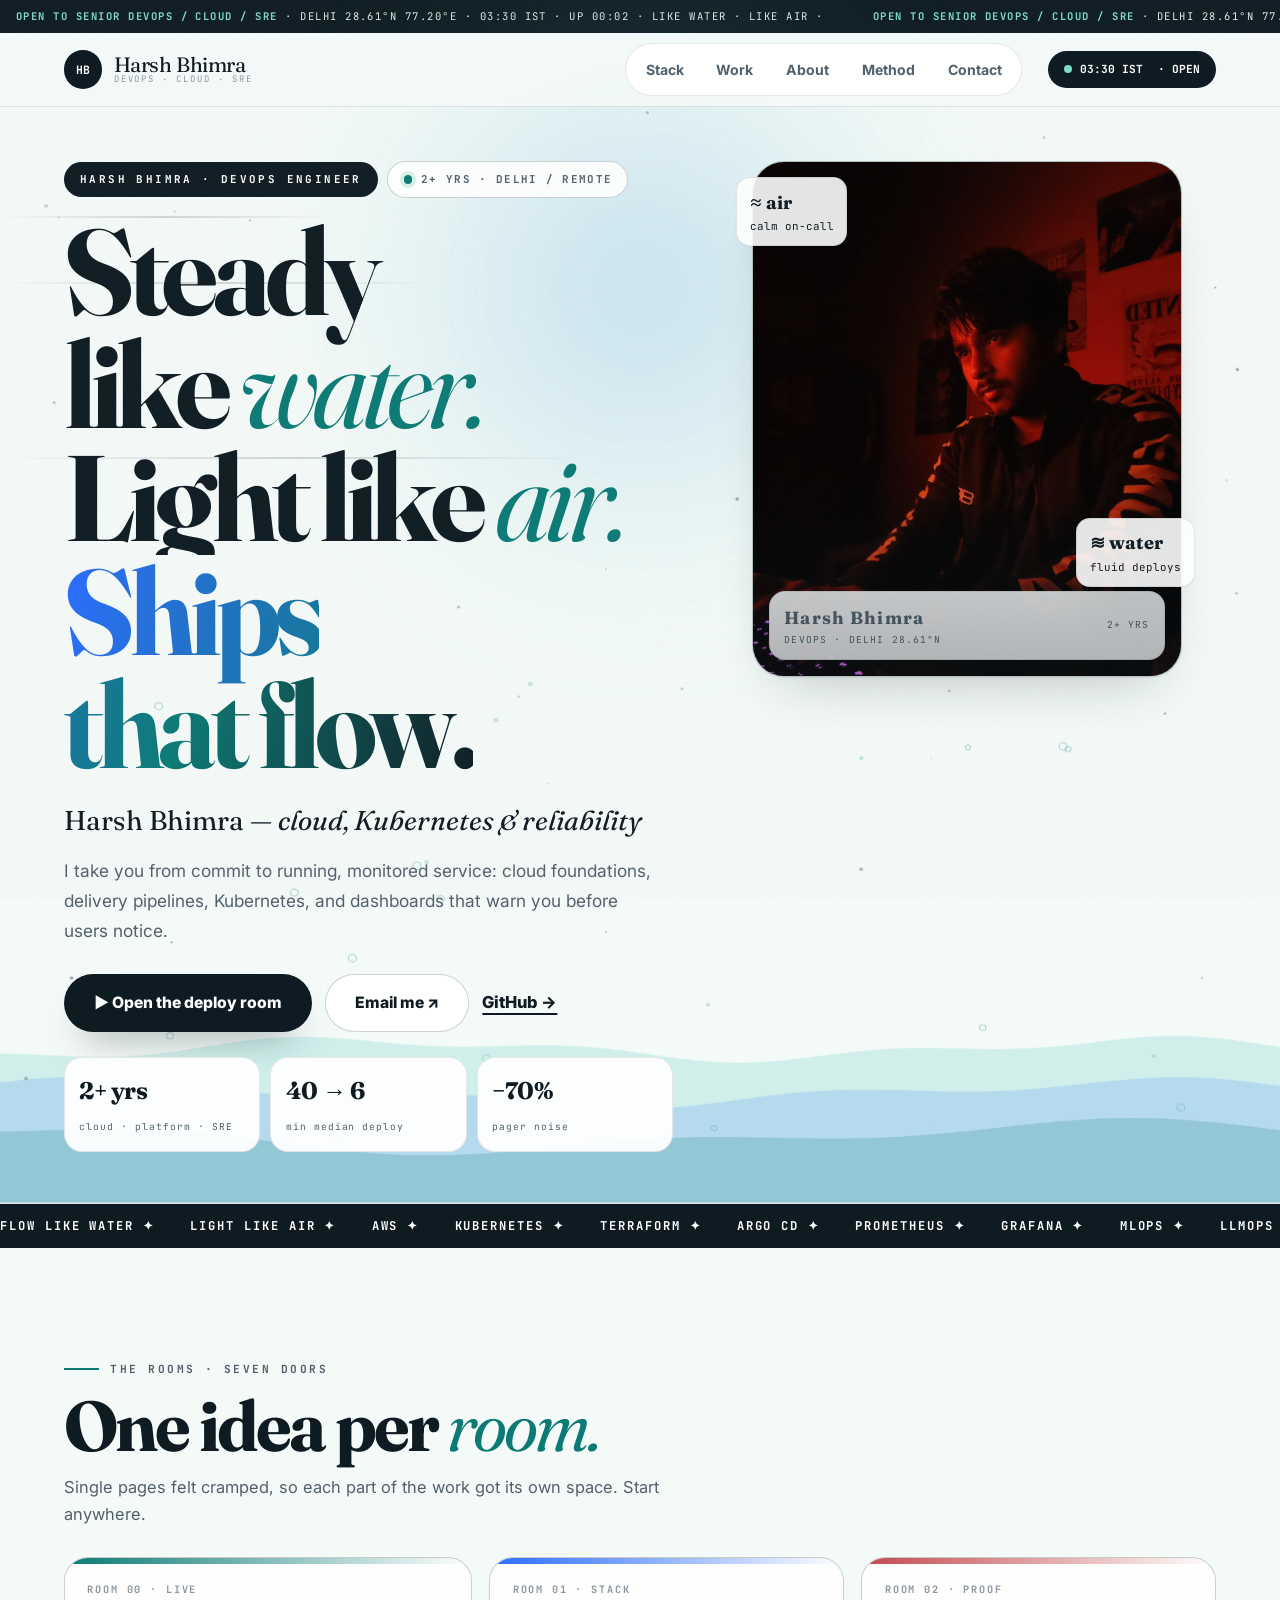
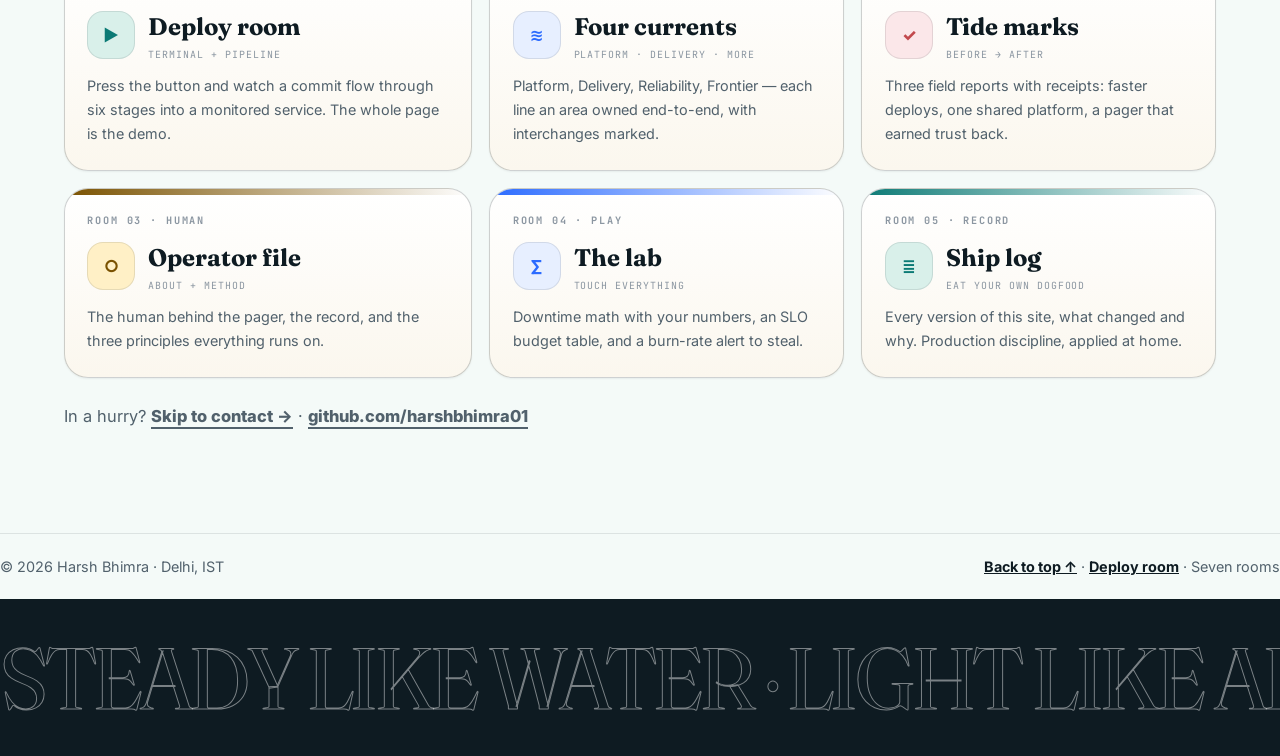
<file: index.html>
<!DOCTYPE html>
<html lang="en">
<head>
<meta charset="utf-8">
<meta name="viewport" content="width=device-width, initial-scale=1">
<title>Harsh Bhimra | DevOps Engineer — Steady Systems, Fluid Deploys</title>
<meta name="description" content="Harsh Bhimra, DevOps engineer. Cloud infrastructure, Kubernetes, CI/CD, GitOps, observability and SRE, with MLOps and LLMOps on top. Open to senior roles.">
<meta name="author" content="Harsh Bhimra">
<meta name="theme-color" content="#F4FAF8">
<meta name="color-scheme" content="light">
<link rel="canonical" href="https://YOUR-DOMAIN.com/">
<meta property="og:type" content="website">
<meta property="og:site_name" content="Harsh Bhimra">
<meta property="og:title" content="Harsh Bhimra | DevOps engineer">
<meta property="og:description" content="Cloud, Kubernetes, CI/CD, GitOps, observability and SRE. Like water and air: fluid deploys, invisible reliability.">
<meta property="og:url" content="https://YOUR-DOMAIN.com/">
<meta property="og:image" content="https://YOUR-DOMAIN.com/og.png">
<meta property="og:image:alt" content="Harsh Bhimra, DevOps engineer">
<meta name="twitter:card" content="summary_large_image">
<meta name="twitter:creator" content="@BhimraHarsh">
<meta name="twitter:title" content="Harsh Bhimra | DevOps engineer">
<meta name="twitter:description" content="Cloud infrastructure, Kubernetes, CI/CD, GitOps, observability and SRE.">
<meta name="twitter:image" content="https://YOUR-DOMAIN.com/og.png">
<link rel="icon" href="data:image/svg+xml,%3Csvg xmlns='http://www.w3.org/2000/svg' viewBox='0 0 32 32'%3E%3Crect width='32' height='32' rx='9' fill='%230E1B22'/%3E%3Cpath d='M5 20c3-1 5-4 8-4s4 3 7 3 4-2 7-3' fill='none' stroke='white' stroke-width='2.4' stroke-linecap='round'/%3E%3Cpath d='M5 24c3-1 5-4 8-4s4 3 7 3 4-2 7-3' fill='none' stroke='%237FD8CC' stroke-width='2' stroke-linecap='round'/%3E%3C/svg%3E">
<link rel="preconnect" href="https://fonts.googleapis.com">
<link rel="preconnect" href="https://fonts.gstatic.com" crossorigin>
<link rel="stylesheet" href="https://fonts.googleapis.com/css2?family=Fraunces:ital,opsz,wght@0,9..144,300..800;1,9..144,300..800&family=Inter:wght@400;500;600;700&family=JetBrains+Mono:wght@400;500;700&display=swap">
<style>html{background:#F4FAF8}#boot{position:fixed;inset:0;z-index:1000;background:#F4FAF8;display:grid;place-items:center}#boot.done{opacity:0;visibility:hidden}</style><link rel="stylesheet" href="styles.css">
<script type="application/ld+json">{"@context":"https://schema.org","@graph":[{"@type":"WebSite","@id":"https://YOUR-DOMAIN.com/#website","url":"https://YOUR-DOMAIN.com/","name":"Harsh Bhimra","inLanguage":"en"},{"@type":"Person","@id":"https://YOUR-DOMAIN.com/#person","name":"Harsh Bhimra","jobTitle":"DevOps Engineer","url":"https://YOUR-DOMAIN.com/","email":"mailto:harsh.bhimra@gmail.com","telephone":"+91-70119-97204","address":{"@type":"PostalAddress","addressLocality":"Delhi","addressCountry":"IN"},"sameAs":["https://github.com/harshbhimra01","https://linkedin.com/in/harshbhimra","https://twitter.com/BhimraHarsh"],"knowsAbout":["DevOps","Cloud engineering","Kubernetes","Terraform","CI/CD","GitOps","Observability","Site reliability engineering","DevSecOps","MLOps","LLMOps"]}]}</script>
</head>
<body id="top">
<a class="skip" href="#main">Skip to content</a>
<div class="grain" aria-hidden="true"></div><div class="mist" aria-hidden="true"><i></i><i></i></div>
<div id="boot" aria-hidden="true"><div style="text-align:center"><div class="boot-wave">Flow <em>state</em></div><div class="boot-sub">WATER · AIR · SHIPPING CALMLY</div><div class="boot-bar"><i id="boot-fill"></i></div></div></div>
<div class="draft-note" role="note"><span aria-hidden="true">⚠️</span><span><b>DRAFT MODE</b> — yellow boxes are example content. Replace them, then delete <b>data-draft</b> from &lt;html&gt;.</span></div>
<div class="strip" aria-hidden="true"><div class="strip-in" id="strip"><span><b>OPEN TO SENIOR DEVOPS / CLOUD / SRE</b> · DELHI 28.61°N 77.20°E · <span id="strip-clock">--:-- IST</span> · <span id="uptime">UP 00:00</span> · LIKE WATER · LIKE AIR ·&nbsp;</span></div></div>
<header class="hud"><div class="wrap hud-row"><a class="brand" href="index.html" aria-label="Harsh Bhimra — home"><span class="brand-mark">HB</span><span class="brand-txt">Harsh Bhimra<small>DEVOPS · CLOUD · SRE</small></span></a><nav class="nav" aria-label="Primary"><a href="stack.html">Stack</a><a href="work.html">Work</a><a href="about.html">About</a><a href="about.html#journey">Method</a><a href="contact.html">Contact</a></nav><a class="pill" href="mailto:harsh.bhimra@gmail.com"><i aria-hidden="true"></i><span id="ist-clock">--:-- IST</span>&nbsp;· OPEN</a></div><div class="progress" id="progress" aria-hidden="true"></div></header>
<main id="main" tabindex="-1">
<section class="hero" aria-labelledby="hero-title"><canvas id="sea" aria-hidden="true"></canvas><span class="gust g1" aria-hidden="true"></span><span class="gust g2" aria-hidden="true"></span><span class="gust g3" aria-hidden="true"></span>
<div class="wrap hero-grid"><div>
<p class="kick"><span class="kick-name">HARSH BHIMRA · DEVOPS ENGINEER</span><span class="kick-live"><span class="dot" aria-hidden="true"></span>2+ YRS · DELHI / REMOTE</span></p>
<h1 class="mega" id="hero-title"><span class="row"><span>Steady like <em>water.</em></span></span><span class="row"><span>Light like <em>air.</em></span></span><span class="row"><span><span class="water">Ships that flow.</span></span></span></h1>
<p class="role">Harsh Bhimra — <em id="rotator">cloud, Kubernetes &amp; reliability</em></p>
<p class="lede">I take you from commit to running, monitored service: cloud foundations, delivery pipelines, Kubernetes, and dashboards that warn you before users notice.</p>
<div class="cta"><a class="btn btn-flow" href="deploy.html">▶ Open the deploy room</a><a class="btn btn-paper" href="mailto:harsh.bhimra@gmail.com">Email me ↗</a><a class="ghost-link" href="https://github.com/harshbhimra01" rel="me noopener">GitHub →</a></div>
<div class="trio"><div><b>2+ yrs</b><span>cloud · platform · SRE</span></div><div><b>40 → 6</b><span>min median deploy</span></div><div><b>−70%</b><span>pager noise</span></div></div>
</div>
<div class="flow-frame"><figure class="flow-photo" aria-label="Portrait of Harsh Bhimra"><img src="photo.jpg" alt="Portrait of Harsh Bhimra" width="880" height="1012" fetchpriority="high" decoding="async" onerror="this.style.display='none'"><figcaption class="flow-tag"><span><b>Harsh Bhimra</b><span>DEVOPS · DELHI 28.61°N</span></span><span>2+ YRS</span></figcaption></figure><div class="wind w1" aria-hidden="true"><b>≈ air</b>calm on-call</div><div class="wind w2" aria-hidden="true"><b>≋ water</b>fluid deploys</div></div></div>
</section>
<div class="band band-dark" aria-hidden="true"><div class="band-track" id="ticker-track"><span>FLOW LIKE WATER ✦</span><span>LIGHT LIKE AIR ✦</span><span>AWS ✦</span><span>KUBERNETES ✦</span><span>TERRAFORM ✦</span><span>ARGO CD ✦</span><span>PROMETHEUS ✦</span><span>GRAFANA ✦</span><span>MLOPS ✦</span><span>LLMOPS ✦</span></div></div>
<section class="section" aria-labelledby="rooms-title"><div class="wrap">
<div data-reveal><p class="index">THE ROOMS · SEVEN DOORS</p><h2 class="big" id="rooms-title">One idea per <em>room.</em></h2><p class="sub">Single pages felt cramped, so each part of the work got its own space. Start anywhere.</p></div>
<div class="bento" style="margin-top:1.8rem">
<a class="card c-teal" href="deploy.html" data-reveal style="text-decoration:none"><p class="lnum">ROOM 00 · LIVE</p><div class="lhead"><span class="lbadge" aria-hidden="true">▶</span><div><h3 class="lname">Deploy room</h3><p class="lcount">TERMINAL + PIPELINE</p></div></div><p class="lblurb">Press the button and watch a commit flow through six stages into a monitored service. The whole page is the demo.</p></a>
<a class="card c-blue" href="stack.html" data-reveal style="--d:.07s;text-decoration:none"><p class="lnum">ROOM 01 · STACK</p><div class="lhead"><span class="lbadge" aria-hidden="true">≋</span><div><h3 class="lname">Four currents</h3><p class="lcount">PLATFORM · DELIVERY · MORE</p></div></div><p class="lblurb">Platform, Delivery, Reliability, Frontier — each line an area owned end-to-end, with interchanges marked.</p></a>
<a class="card c-rose" href="work.html" data-reveal style="--d:.12s;text-decoration:none"><p class="lnum">ROOM 02 · PROOF</p><div class="lhead"><span class="lbadge" aria-hidden="true">✓</span><div><h3 class="lname">Tide marks</h3><p class="lcount">BEFORE → AFTER</p></div></div><p class="lblurb">Three field reports with receipts: faster deploys, one shared platform, a pager that earned trust back.</p></a>
<a class="card c-gold" href="about.html" data-reveal style="--d:.17s;text-decoration:none"><p class="lnum">ROOM 03 · HUMAN</p><div class="lhead"><span class="lbadge" aria-hidden="true">○</span><div><h3 class="lname">Operator file</h3><p class="lcount">ABOUT + METHOD</p></div></div><p class="lblurb">The human behind the pager, the record, and the three principles everything runs on.</p></a>
<a class="card c-blue" href="lab.html" data-reveal style="--d:.22s;text-decoration:none"><p class="lnum">ROOM 04 · PLAY</p><div class="lhead"><span class="lbadge" aria-hidden="true">∑</span><div><h3 class="lname">The lab</h3><p class="lcount">TOUCH EVERYTHING</p></div></div><p class="lblurb">Downtime math with your numbers, an SLO budget table, and a burn-rate alert to steal.</p></a>
<a class="card c-teal" href="log.html" data-reveal style="--d:.27s;text-decoration:none"><p class="lnum">ROOM 05 · RECORD</p><div class="lhead"><span class="lbadge" aria-hidden="true">≣</span><div><h3 class="lname">Ship log</h3><p class="lcount">EAT YOUR OWN DOGFOOD</p></div></div><p class="lblurb">Every version of this site, what changed and why. Production discipline, applied at home.</p></a>
</div>
<p class="sub" data-reveal style="margin-top:1.6rem">In a hurry? <a class="ghost-link" href="contact.html">Skip to contact →</a> · <a class="ghost-link" href="https://github.com/harshbhimra01" rel="me noopener">github.com/harshbhimra01</a></p>
</div></section>
</main>
<footer><div class="wrap frow"><p>© <span id="year">2026</span> Harsh Bhimra · Delhi, IST</p><p><a href="#top">Back to top ↑</a> · <a href="deploy.html">Deploy room</a> · Seven rooms</p></div><div class="giant-band" aria-hidden="true"><div class="giant-track" id="giant"><span>STEADY LIKE WATER · LIGHT LIKE AIR · HARSH BHIMRA ·&nbsp;</span></div></div></footer>
<button class="to-top" id="to-top" type="button" aria-label="Back to top">↑</button>
<div class="palette" id="palette" hidden role="dialog" aria-modal="true" aria-label="Quick jump"><div class="palette-box"><input id="palette-input" type="text" placeholder="Type to jump… (deploy, stack, work, about, contact)" aria-label="Jump to section" autocomplete="off"><div class="plist" id="palette-list" role="listbox"></div></div></div>
<script src="site.js" defer></script>
</body>
</html>
</file>
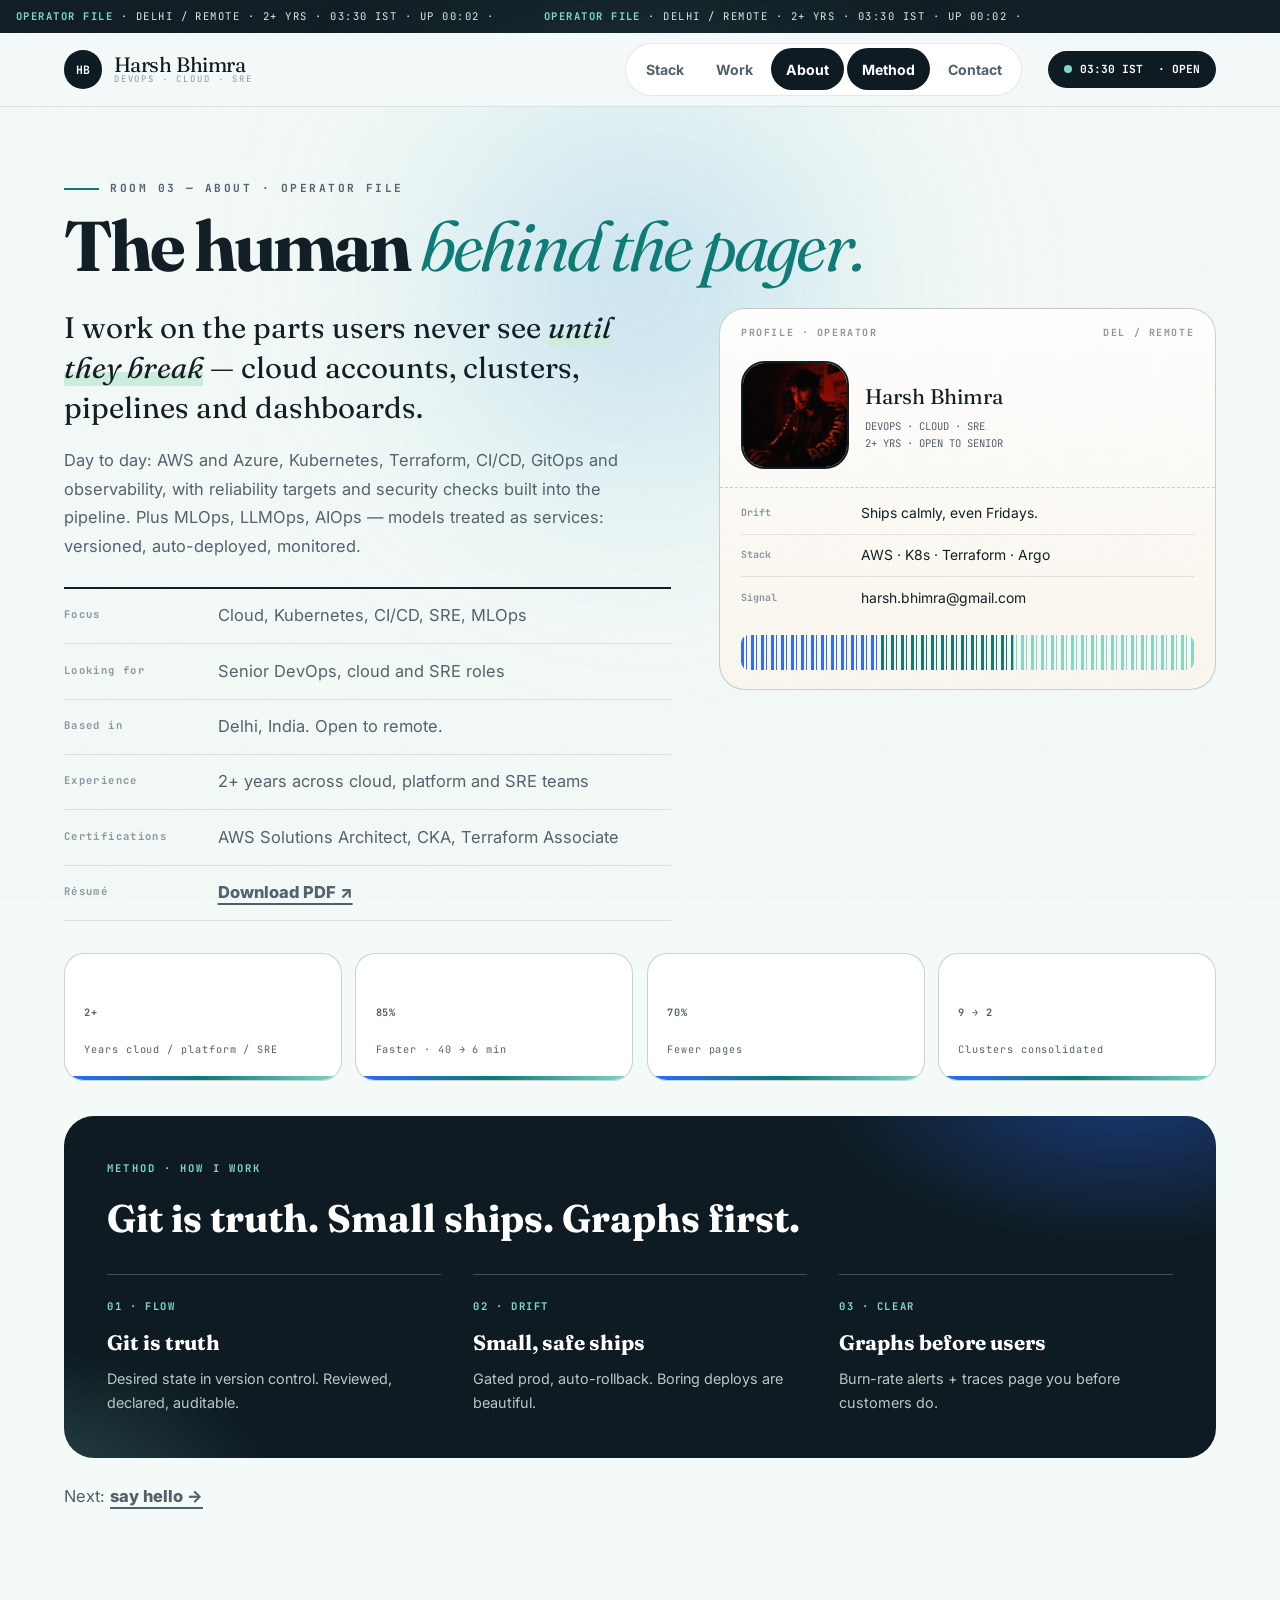
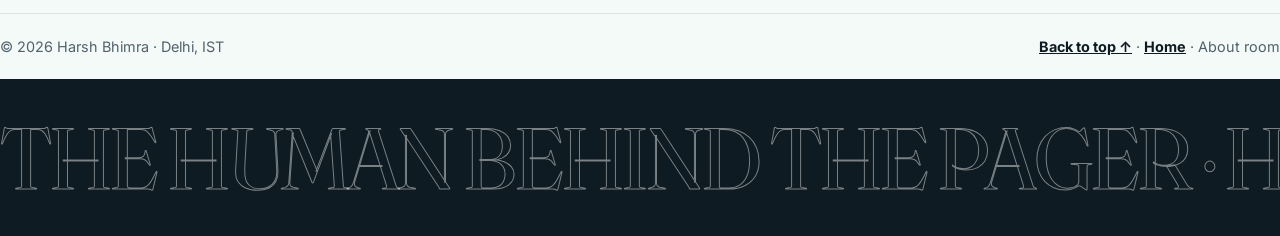
<file: about.html>
<!DOCTYPE html>
<html lang="en">
<head>
<meta charset="utf-8">
<meta name="viewport" content="width=device-width, initial-scale=1">
<title>About | Harsh Bhimra — The Human Behind the Pager</title>
<meta name="description" content="About Harsh Bhimra, DevOps engineer: 2+ years across cloud, platform and SRE. Delhi, open to remote. Method: git is truth, small ships, graphs first.">
<meta name="author" content="Harsh Bhimra">
<meta name="theme-color" content="#F4FAF8">
<meta name="color-scheme" content="light">
<link rel="canonical" href="https://YOUR-DOMAIN.com/about.html">
<meta property="og:type" content="website">
<meta property="og:site_name" content="Harsh Bhimra">
<meta property="og:title" content="About | Harsh Bhimra">
<meta property="og:description" content="The human behind the pager — record, stats and method.">
<meta property="og:url" content="https://YOUR-DOMAIN.com/about.html">
<meta property="og:image" content="https://YOUR-DOMAIN.com/og.png">
<link rel="icon" href="data:image/svg+xml,%3Csvg xmlns='http://www.w3.org/2000/svg' viewBox='0 0 32 32'%3E%3Crect width='32' height='32' rx='9' fill='%230E1B22'/%3E%3Cpath d='M5 20c3-1 5-4 8-4s4 3 7 3 4-2 7-3' fill='none' stroke='white' stroke-width='2.4' stroke-linecap='round'/%3E%3Cpath d='M5 24c3-1 5-4 8-4s4 3 7 3 4-2 7-3' fill='none' stroke='%237FD8CC' stroke-width='2' stroke-linecap='round'/%3E%3C/svg%3E">
<link rel="preconnect" href="https://fonts.googleapis.com">
<link rel="preconnect" href="https://fonts.gstatic.com" crossorigin>
<link rel="stylesheet" href="https://fonts.googleapis.com/css2?family=Fraunces:ital,opsz,wght@0,9..144,300..800;1,9..144,300..800&family=Inter:wght@400;500;600;700&family=JetBrains+Mono:wght@400;500;700&display=swap">
<style>html{background:#F4FAF8}#boot{position:fixed;inset:0;z-index:1000;background:#F4FAF8;display:grid;place-items:center}#boot.done{opacity:0;visibility:hidden}</style><link rel="stylesheet" href="styles.css">
</head>
<body id="top">
<a class="skip" href="#main">Skip to content</a>
<div class="grain" aria-hidden="true"></div><div class="mist" aria-hidden="true"><i></i><i></i></div>
<div id="boot" aria-hidden="true"><div style="text-align:center"><div class="boot-wave">The <em>human</em></div><div class="boot-sub">ABOUT · RECORD · METHOD</div><div class="boot-bar"><i id="boot-fill"></i></div></div></div>
<div class="draft-note" role="note"><span aria-hidden="true">⚠️</span><span><b>DRAFT MODE</b> — yellow boxes are example content. Replace them, then delete <b>data-draft</b> from &lt;html&gt;.</span></div>
<div class="strip" aria-hidden="true"><div class="strip-in" id="strip"><span><b>OPERATOR FILE</b> · DELHI / REMOTE · 2+ YRS · <span id="strip-clock">--:-- IST</span> · <span id="uptime">UP 00:00</span> ·&nbsp;</span></div></div>
<header class="hud"><div class="wrap hud-row"><a class="brand" href="index.html" aria-label="Harsh Bhimra — home"><span class="brand-mark">HB</span><span class="brand-txt">Harsh Bhimra<small>DEVOPS · CLOUD · SRE</small></span></a><nav class="nav" aria-label="Primary"><a href="stack.html">Stack</a><a href="work.html">Work</a><a href="about.html" aria-current="true">About</a><a href="#journey">Method</a><a href="contact.html">Contact</a></nav><a class="pill" href="mailto:harsh.bhimra@gmail.com"><i aria-hidden="true"></i><span id="ist-clock">--:-- IST</span>&nbsp;· OPEN</a></div><div class="progress" id="progress" aria-hidden="true"></div></header>
<main id="main" tabindex="-1">
<section class="section" aria-labelledby="about-title" style="padding-top:clamp(2.5rem,5vw,4rem)"><div class="wrap">
<div data-reveal><p class="index">ROOM 03 — ABOUT · OPERATOR FILE</p><h1 class="big" id="about-title">The human <em>behind the pager.</em></h1></div>
<div class="about"><div data-reveal><p class="quote">I work on the parts users never see <em>until they break</em> — cloud accounts, clusters, pipelines and dashboards.</p><p class="body2">Day to day: AWS and Azure, Kubernetes, Terraform, CI/CD, GitOps and observability, with reliability targets and security checks built into the pipeline. Plus MLOps, LLMOps, AIOps — models treated as services: versioned, auto-deployed, monitored.</p>
<dl class="facts"><div><dt>Focus</dt><dd>Cloud, Kubernetes, CI/CD, SRE, MLOps</dd></div><div><dt>Looking for</dt><dd>Senior DevOps, cloud and SRE roles</dd></div><div><dt>Based in</dt><dd><span class="ph">Delhi, India. Open to remote.</span></dd></div><div><dt>Experience</dt><dd><span class="ph">2+ years across cloud, platform and SRE teams</span></dd></div><div><dt>Certifications</dt><dd><span class="ph">AWS Solutions Architect, CKA, Terraform Associate</span></dd></div><div><dt>Résumé</dt><dd><a class="ghost-link" href="harsh-bhimra-resume.pdf" type="application/pdf" download>Download PDF ↗</a></dd></div></dl></div>
<div data-reveal style="--d:.1s"><aside class="mini" aria-label="Profile card"><div class="mini-top"><span>PROFILE · OPERATOR</span><span>DEL / REMOTE</span></div><div class="mini-mid"><div class="mini-photo"><img src="photo.jpg" alt="Harsh Bhimra" width="800" height="800" loading="lazy" decoding="async" onerror="this.closest('.mini-photo').style.display='none'"></div><div><p class="mini-name">Harsh Bhimra</p><p class="mini-role">DEVOPS · CLOUD · SRE<br>2+ YRS · OPEN TO SENIOR</p></div></div><dl class="mini-f"><div><dt>Drift</dt><dd>Ships calmly, even Fridays.</dd></div><div><dt>Stack</dt><dd>AWS · K8s · Terraform · Argo</dd></div><div><dt>Signal</dt><dd>harsh.bhimra@gmail.com</dd></div></dl><div class="codebar" aria-hidden="true"></div></aside></div></div>
<div class="stats"><div class="stat" data-reveal><b><span class="ph"><span data-count-to="2">2</span>+</span></b><span><span class="ph">Years cloud / platform / SRE</span></span></div><div class="stat" data-reveal style="--d:.06s"><b><span class="ph"><span data-count-to="85">85</span>%</span></b><span><span class="ph">Faster · 40 → 6 min</span></span></div><div class="stat" data-reveal style="--d:.12s"><b><span class="ph"><span data-count-to="70">70</span>%</span></b><span><span class="ph">Fewer pages</span></span></div><div class="stat" data-reveal style="--d:.18s"><b><span class="ph">9 → <span data-count-to="2">2</span></span></b><span><span class="ph">Clusters consolidated</span></span></div></div>
<div class="method" id="journey" data-reveal><span class="flowline" aria-hidden="true"></span><span class="mbub m1" aria-hidden="true"></span><span class="mbub m2" aria-hidden="true"></span><span class="mbub m3" aria-hidden="true"></span><p class="mk">METHOD · HOW I WORK</p><h2 style="position:relative;font-family:var(--serif);font-size:clamp(1.7rem,3.4vw,2.4rem);margin-top:.6rem">Git is truth. Small ships. Graphs first.</h2><div class="mgrid"><div class="mstep"><b>01 · FLOW</b><h4>Git is truth</h4><p>Desired state in version control. Reviewed, declared, auditable.</p></div><div class="mstep"><b>02 · DRIFT</b><h4>Small, safe ships</h4><p>Gated prod, auto-rollback. Boring deploys are beautiful.</p></div><div class="mstep"><b>03 · CLEAR</b><h4>Graphs before users</h4><p>Burn-rate alerts + traces page you before customers do.</p></div></div></div>
<p class="sub" data-reveal style="margin-top:1.6rem">Next: <a class="ghost-link" href="contact.html">say hello →</a></p>
</div></section>
</main>
<footer><div class="wrap frow"><p>© <span id="year">2026</span> Harsh Bhimra · Delhi, IST</p><p><a href="#top">Back to top ↑</a> · <a href="index.html">Home</a> · About room</p></div><div class="giant-band" aria-hidden="true"><div class="giant-track" id="giant"><span>THE HUMAN BEHIND THE PAGER · HARSH BHIMRA ·&nbsp;</span></div></div></footer>
<button class="to-top" id="to-top" type="button" aria-label="Back to top">↑</button>
<div class="palette" id="palette" hidden role="dialog" aria-modal="true" aria-label="Quick jump"><div class="palette-box"><input id="palette-input" type="text" placeholder="Type to jump… (deploy, stack, work, contact)" aria-label="Jump to section" autocomplete="off"><div class="plist" id="palette-list" role="listbox"></div></div></div>
<script src="site.js" defer></script>
</body>
</html>
</file>
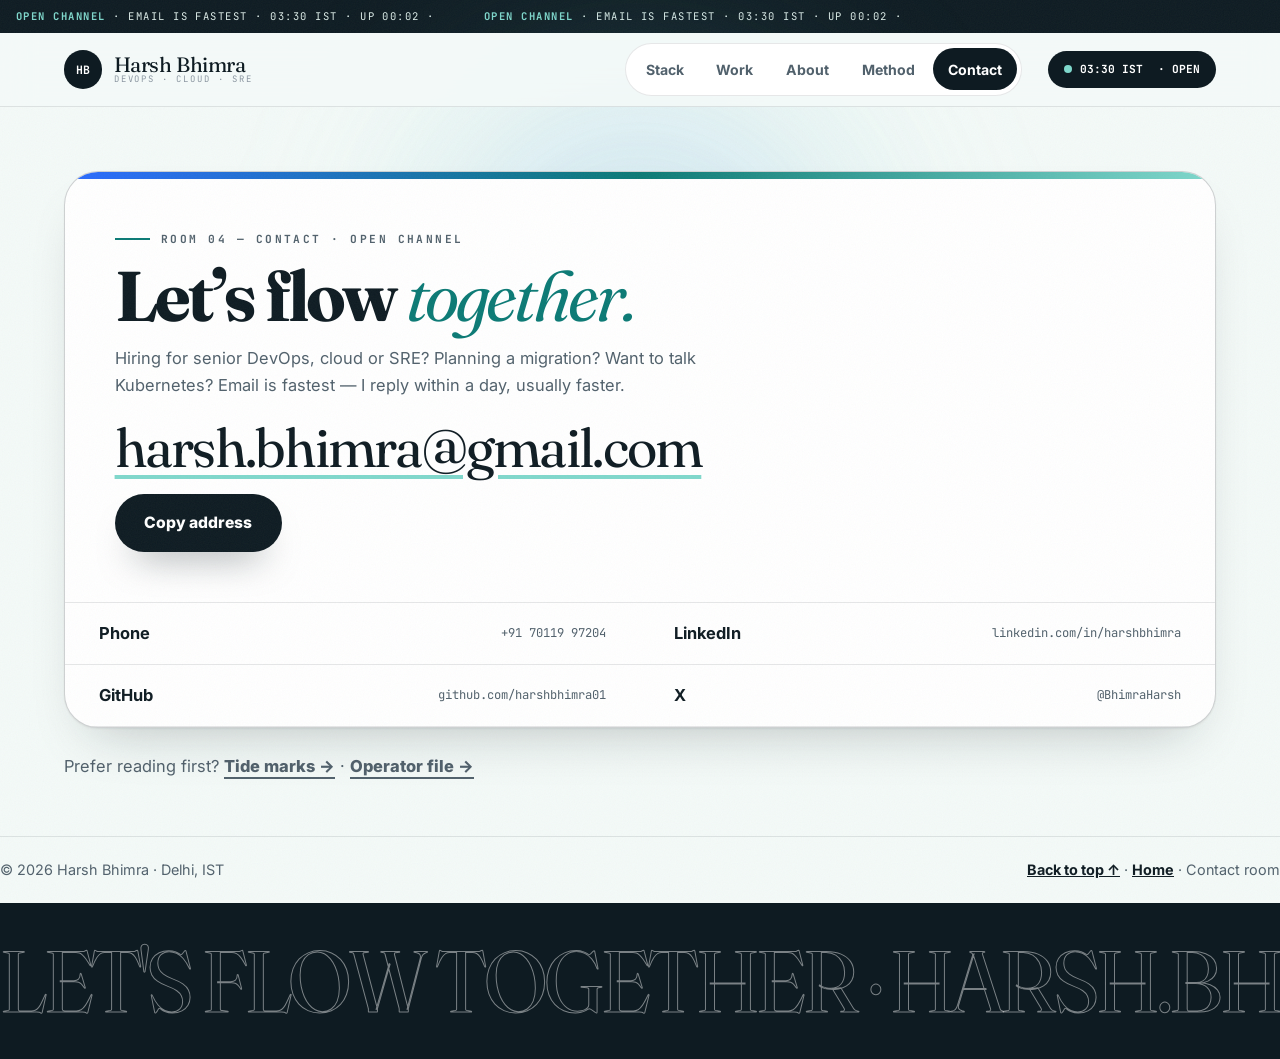
<file: contact.html>
<!DOCTYPE html>
<html lang="en">
<head>
<meta charset="utf-8">
<meta name="viewport" content="width=device-width, initial-scale=1">
<title>Contact | Harsh Bhimra — Let's Flow Together</title>
<meta name="description" content="Contact Harsh Bhimra, DevOps engineer: harsh.bhimra@gmail.com, +91 70119 97204. Open to senior DevOps, cloud and SRE roles.">
<meta name="author" content="Harsh Bhimra">
<meta name="theme-color" content="#F4FAF8">
<meta name="color-scheme" content="light">
<link rel="canonical" href="https://YOUR-DOMAIN.com/contact.html">
<meta property="og:type" content="website">
<meta property="og:site_name" content="Harsh Bhimra">
<meta property="og:title" content="Contact | Harsh Bhimra">
<meta property="og:description" content="Hiring senior DevOps, cloud or SRE? Email is fastest.">
<meta property="og:url" content="https://YOUR-DOMAIN.com/contact.html">
<meta property="og:image" content="https://YOUR-DOMAIN.com/og.png">
<link rel="icon" href="data:image/svg+xml,%3Csvg xmlns='http://www.w3.org/2000/svg' viewBox='0 0 32 32'%3E%3Crect width='32' height='32' rx='9' fill='%230E1B22'/%3E%3Cpath d='M5 20c3-1 5-4 8-4s4 3 7 3 4-2 7-3' fill='none' stroke='white' stroke-width='2.4' stroke-linecap='round'/%3E%3Cpath d='M5 24c3-1 5-4 8-4s4 3 7 3 4-2 7-3' fill='none' stroke='%237FD8CC' stroke-width='2' stroke-linecap='round'/%3E%3C/svg%3E">
<link rel="preconnect" href="https://fonts.googleapis.com">
<link rel="preconnect" href="https://fonts.gstatic.com" crossorigin>
<link rel="stylesheet" href="https://fonts.googleapis.com/css2?family=Fraunces:ital,opsz,wght@0,9..144,300..800;1,9..144,300..800&family=Inter:wght@400;500;600;700&family=JetBrains+Mono:wght@400;500;700&display=swap">
<style>html{background:#F4FAF8}#boot{position:fixed;inset:0;z-index:1000;background:#F4FAF8;display:grid;place-items:center}#boot.done{opacity:0;visibility:hidden}</style><link rel="stylesheet" href="styles.css">
</head>
<body id="top">
<a class="skip" href="#main">Skip to content</a>
<div class="grain" aria-hidden="true"></div><div class="mist" aria-hidden="true"><i></i><i></i></div>
<div id="boot" aria-hidden="true"><div style="text-align:center"><div class="boot-wave">Say <em>hello</em></div><div class="boot-sub">CONTACT · REPLIES FAST</div><div class="boot-bar"><i id="boot-fill"></i></div></div></div>
<div class="draft-note" role="note"><span aria-hidden="true">⚠️</span><span><b>DRAFT MODE</b> — yellow boxes are example content. Replace them, then delete <b>data-draft</b> from &lt;html&gt;.</span></div>
<div class="strip" aria-hidden="true"><div class="strip-in" id="strip"><span><b>OPEN CHANNEL</b> · EMAIL IS FASTEST · <span id="strip-clock">--:-- IST</span> · <span id="uptime">UP 00:00</span> ·&nbsp;</span></div></div>
<header class="hud"><div class="wrap hud-row"><a class="brand" href="index.html" aria-label="Harsh Bhimra — home"><span class="brand-mark">HB</span><span class="brand-txt">Harsh Bhimra<small>DEVOPS · CLOUD · SRE</small></span></a><nav class="nav" aria-label="Primary"><a href="stack.html">Stack</a><a href="work.html">Work</a><a href="about.html">About</a><a href="about.html#journey">Method</a><a href="contact.html" aria-current="true">Contact</a></nav><a class="pill" href="mailto:harsh.bhimra@gmail.com"><i aria-hidden="true"></i><span id="ist-clock">--:-- IST</span>&nbsp;· OPEN</a></div><div class="progress" id="progress" aria-hidden="true"></div></header>
<main id="main" tabindex="-1">
<section class="section contact" aria-labelledby="contact-title" style="padding-top:clamp(2.5rem,5vw,4rem)"><div class="wrap">
<div class="contact-card" data-reveal><div class="contact-main"><p class="index">ROOM 04 — CONTACT · OPEN CHANNEL</p><h1 class="big" id="contact-title">Let’s flow <em>together.</em></h1><p class="sub">Hiring for senior DevOps, cloud or SRE? Planning a migration? Want to talk Kubernetes? Email is fastest — I reply within a day, usually faster.</p><a class="mail" href="mailto:harsh.bhimra@gmail.com">harsh.bhimra@gmail.com</a><div class="copy-row"><button class="btn btn-flow" type="button" id="copy-btn" data-copy="harsh.bhimra@gmail.com">Copy address</button><span class="copy-msg" role="status" id="copy-status" aria-live="polite"></span></div></div><ul class="links"><li><a href="tel:+917011997204"><b>Phone</b><span>+91 70119 97204</span></a></li><li><a href="https://linkedin.com/in/harshbhimra" rel="me noopener"><b>LinkedIn</b><span>linkedin.com/in/harshbhimra</span></a></li><li><a href="https://github.com/harshbhimra01" rel="me noopener"><b>GitHub</b><span>github.com/harshbhimra01</span></a></li><li><a href="https://twitter.com/BhimraHarsh" rel="me noopener"><b>X</b><span>@BhimraHarsh</span></a></li></ul></div>
<p class="sub" data-reveal style="margin-top:1.6rem">Prefer reading first? <a class="ghost-link" href="work.html">Tide marks →</a> · <a class="ghost-link" href="about.html">Operator file →</a></p>
</div></section>
</main>
<footer><div class="wrap frow"><p>© <span id="year">2026</span> Harsh Bhimra · Delhi, IST</p><p><a href="#top">Back to top ↑</a> · <a href="index.html">Home</a> · Contact room</p></div><div class="giant-band" aria-hidden="true"><div class="giant-track" id="giant"><span>LET'S FLOW TOGETHER · HARSH.BHIMRA@GMAIL.COM ·&nbsp;</span></div></div></footer>
<button class="to-top" id="to-top" type="button" aria-label="Back to top">↑</button>
<div class="palette" id="palette" hidden role="dialog" aria-modal="true" aria-label="Quick jump"><div class="palette-box"><input id="palette-input" type="text" placeholder="Type to jump… (deploy, stack, work, about)" aria-label="Jump to section" autocomplete="off"><div class="plist" id="palette-list" role="listbox"></div></div></div>
<script src="site.js" defer></script>
</body>
</html>
</file>
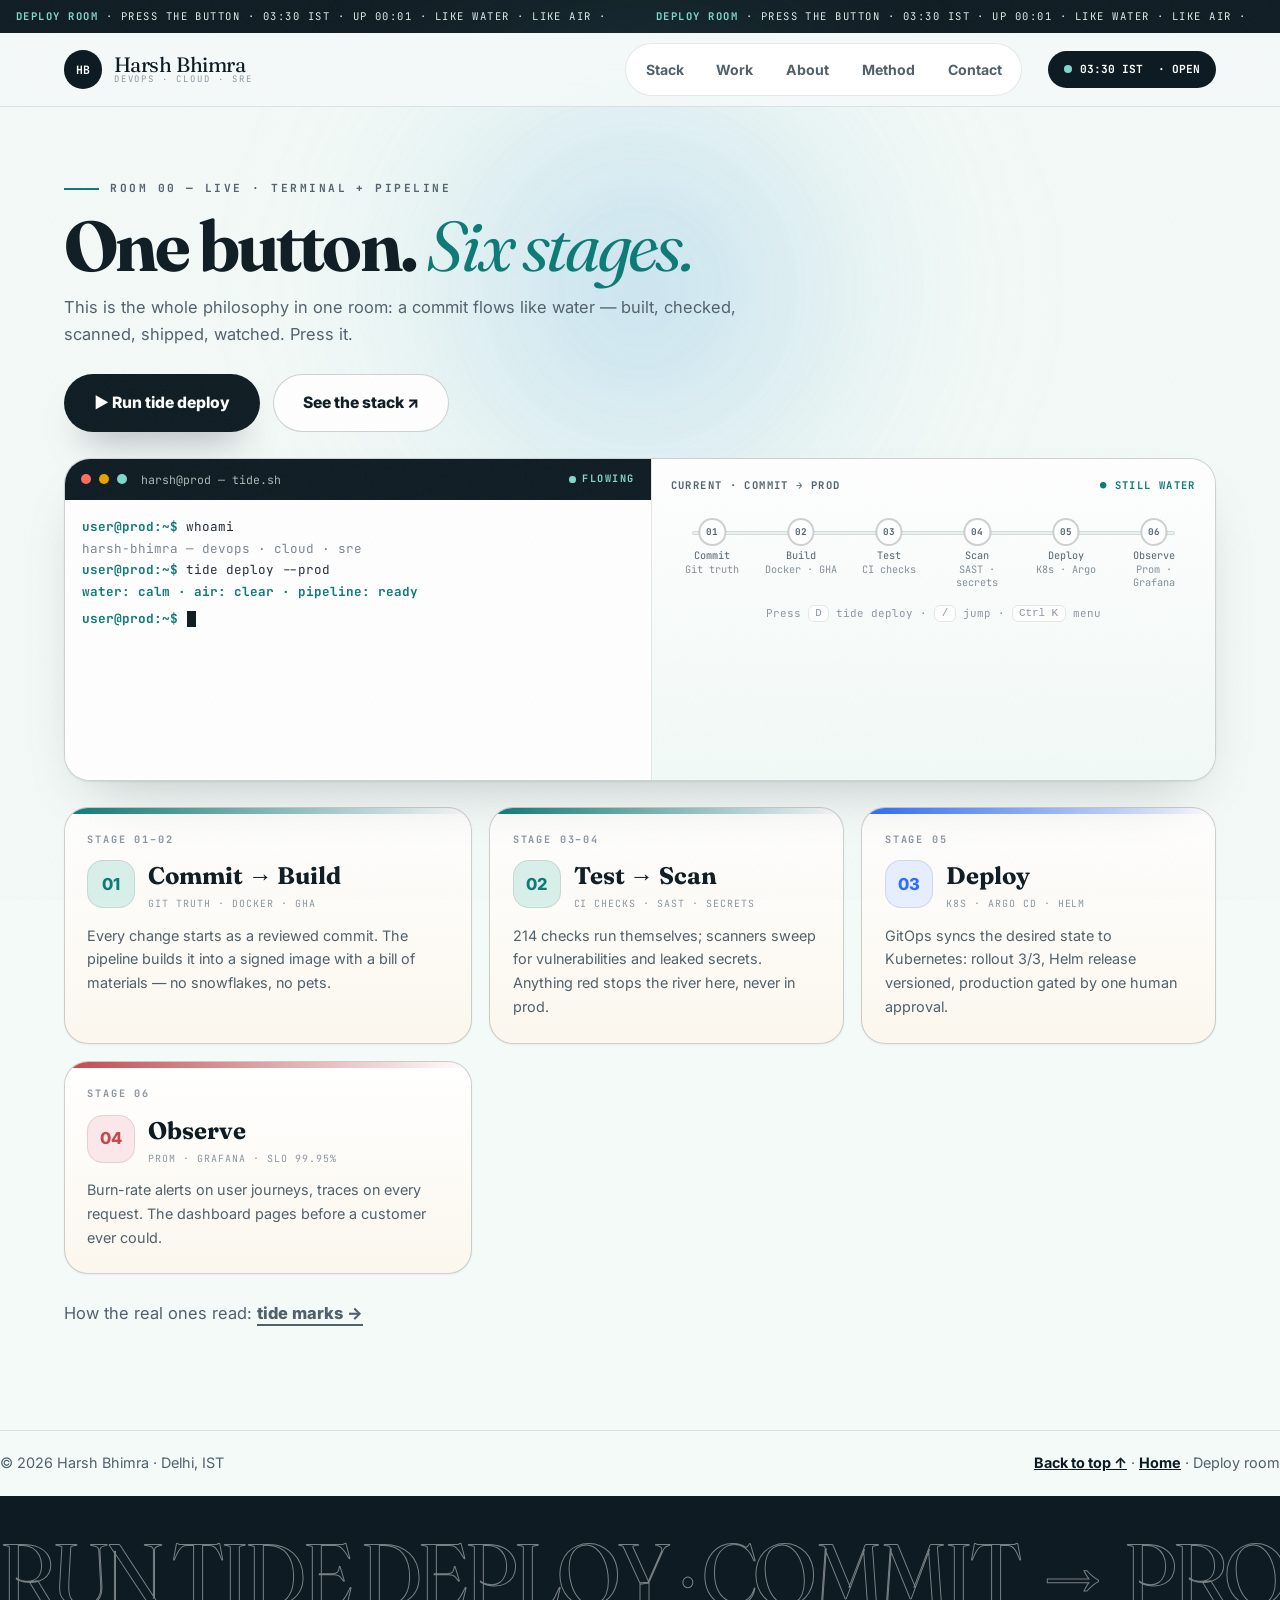
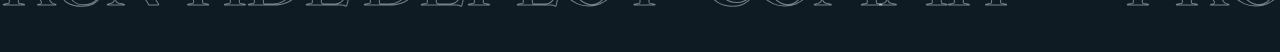
<file: deploy.html>
<!DOCTYPE html>
<html lang="en">
<head>
<meta charset="utf-8">
<meta name="viewport" content="width=device-width, initial-scale=1">
<title>Deploy Room | Harsh Bhimra — Live Terminal &amp; Pipeline</title>
<meta name="description" content="The deploy room: press one button and watch a commit flow through build, test, scan, deploy and observe. Harsh Bhimra, DevOps engineer.">
<meta name="author" content="Harsh Bhimra">
<meta name="theme-color" content="#F4FAF8">
<meta name="color-scheme" content="light">
<link rel="canonical" href="https://YOUR-DOMAIN.com/deploy.html">
<meta property="og:type" content="website">
<meta property="og:site_name" content="Harsh Bhimra">
<meta property="og:title" content="Deploy Room | Harsh Bhimra">
<meta property="og:description" content="Press one button and watch a commit flow through six stages into a monitored service.">
<meta property="og:url" content="https://YOUR-DOMAIN.com/deploy.html">
<meta property="og:image" content="https://YOUR-DOMAIN.com/og.png">
<link rel="icon" href="data:image/svg+xml,%3Csvg xmlns='http://www.w3.org/2000/svg' viewBox='0 0 32 32'%3E%3Crect width='32' height='32' rx='9' fill='%230E1B22'/%3E%3Cpath d='M5 20c3-1 5-4 8-4s4 3 7 3 4-2 7-3' fill='none' stroke='white' stroke-width='2.4' stroke-linecap='round'/%3E%3Cpath d='M5 24c3-1 5-4 8-4s4 3 7 3 4-2 7-3' fill='none' stroke='%237FD8CC' stroke-width='2' stroke-linecap='round'/%3E%3C/svg%3E">
<link rel="preconnect" href="https://fonts.googleapis.com">
<link rel="preconnect" href="https://fonts.gstatic.com" crossorigin>
<link rel="stylesheet" href="https://fonts.googleapis.com/css2?family=Fraunces:ital,opsz,wght@0,9..144,300..800;1,9..144,300..800&family=Inter:wght@400;500;600;700&family=JetBrains+Mono:wght@400;500;700&display=swap">
<style>html{background:#F4FAF8}#boot{position:fixed;inset:0;z-index:1000;background:#F4FAF8;display:grid;place-items:center}#boot.done{opacity:0;visibility:hidden}</style><link rel="stylesheet" href="styles.css">
</head>
<body id="top">
<a class="skip" href="#main">Skip to content</a>
<div class="grain" aria-hidden="true"></div><div class="mist" aria-hidden="true"><i></i><i></i></div>
<div id="boot" aria-hidden="true"><div style="text-align:center"><div class="boot-wave">Deploy <em>room</em></div><div class="boot-sub">COMMIT → PRODUCTION · LIVE</div><div class="boot-bar"><i id="boot-fill"></i></div></div></div>
<div class="draft-note" role="note"><span aria-hidden="true">⚠️</span><span><b>DRAFT MODE</b> — yellow boxes are example content. Replace them, then delete <b>data-draft</b> from &lt;html&gt;.</span></div>
<div class="strip" aria-hidden="true"><div class="strip-in" id="strip"><span><b>DEPLOY ROOM</b> · PRESS THE BUTTON · <span id="strip-clock">--:-- IST</span> · <span id="uptime">UP 00:00</span> · LIKE WATER · LIKE AIR ·&nbsp;</span></div></div>
<header class="hud"><div class="wrap hud-row"><a class="brand" href="index.html" aria-label="Harsh Bhimra — home"><span class="brand-mark">HB</span><span class="brand-txt">Harsh Bhimra<small>DEVOPS · CLOUD · SRE</small></span></a><nav class="nav" aria-label="Primary"><a href="stack.html">Stack</a><a href="work.html">Work</a><a href="about.html">About</a><a href="about.html#journey">Method</a><a href="contact.html">Contact</a></nav><a class="pill" href="mailto:harsh.bhimra@gmail.com"><i aria-hidden="true"></i><span id="ist-clock">--:-- IST</span>&nbsp;· OPEN</a></div><div class="progress" id="progress" aria-hidden="true"></div></header>
<main id="main" tabindex="-1">
<section class="section" aria-labelledby="deploy-title" style="padding-top:clamp(2.5rem,5vw,4rem)"><div class="wrap">
<div data-reveal><p class="index">ROOM 00 — LIVE · TERMINAL + PIPELINE</p><h1 class="big" id="deploy-title">One button. <em>Six stages.</em></h1><p class="sub">This is the whole philosophy in one room: a commit flows like water — built, checked, scanned, shipped, watched. Press it.</p></div>
<div class="cta" data-reveal style="margin-top:1.6rem;display:flex;gap:.85rem;flex-wrap:wrap"><button class="btn btn-flow" id="deploy-btn" type="button">▶ Run tide deploy</button><a class="btn btn-paper" href="stack.html">See the stack ↗</a></div>
<div class="deck" data-reveal style="margin-top:1.6rem"><div class="deck-grid"><figure class="term" aria-label="Live deploy terminal"><div class="term-bar"><span class="tdot" style="background:#FF6B61" aria-hidden="true"></span><span class="tdot" style="background:#E9A100" aria-hidden="true"></span><span class="tdot" style="background:#7FD8CC" aria-hidden="true"></span><span class="term-title">harsh@prod — tide.sh</span><span class="live"><i aria-hidden="true"></i>FLOWING</span></div><div class="term-body"><div class="t-log" id="term-log" role="log" aria-live="polite" aria-label="Deploy log"></div><div class="caret-row"><span class="t-p">user@prod:~$</span><span class="caret" aria-hidden="true"></span><span class="vh" id="term-status">Terminal ready.</span></div></div></figure><div class="pipe" aria-label="Deploy pipeline"><div class="pipe-head"><span>CURRENT · COMMIT → PROD</span><b id="pipe-state">● STILL WATER</b></div><ol class="track" id="pipe-track"><li class="node c-teal"><i>01</i>Commit<span style="display:block;opacity:.7">Git truth</span></li><li class="node c-teal"><i>02</i>Build<span style="display:block;opacity:.7">Docker · GHA</span></li><li class="node c-teal"><i>03</i>Test<span style="display:block;opacity:.7">CI checks</span></li><li class="node c-teal"><i>04</i>Scan<span style="display:block;opacity:.7">SAST · secrets</span></li><li class="node c-blue"><i>05</i>Deploy<span style="display:block;opacity:.7">K8s · Argo</span></li><li class="node c-rose"><i>06</i>Observe<span style="display:block;opacity:.7">Prom · Grafana</span></li><div class="fill" id="fill" aria-hidden="true"></div><span class="pkt" id="packet" aria-hidden="true"></span></ol><p class="deploy-err" id="deploy-err" role="alert"></p><p class="hint">Press <kbd>D</kbd> tide deploy · <kbd>/</kbd> jump · <kbd>Ctrl K</kbd> menu</p></div></div></div>
<div class="bento" style="margin-top:1.6rem">
<section class="card c-teal" data-reveal><p class="lnum">STAGE 01–02</p><div class="lhead"><span class="lbadge" aria-hidden="true">01</span><div><h3 class="lname">Commit → Build</h3><p class="lcount">GIT TRUTH · DOCKER · GHA</p></div></div><p class="lblurb">Every change starts as a reviewed commit. The pipeline builds it into a signed image with a bill of materials — no snowflakes, no pets.</p></section>
<section class="card c-teal" data-reveal style="--d:.07s"><p class="lnum">STAGE 03–04</p><div class="lhead"><span class="lbadge" aria-hidden="true">02</span><div><h3 class="lname">Test → Scan</h3><p class="lcount">CI CHECKS · SAST · SECRETS</p></div></div><p class="lblurb">214 checks run themselves; scanners sweep for vulnerabilities and leaked secrets. Anything red stops the river here, never in prod.</p></section>
<section class="card c-blue" data-reveal style="--d:.12s"><p class="lnum">STAGE 05</p><div class="lhead"><span class="lbadge" aria-hidden="true">03</span><div><h3 class="lname">Deploy</h3><p class="lcount">K8S · ARGO CD · HELM</p></div></div><p class="lblurb">GitOps syncs the desired state to Kubernetes: rollout 3/3, Helm release versioned, production gated by one human approval.</p></section>
<section class="card c-rose" data-reveal style="--d:.17s"><p class="lnum">STAGE 06</p><div class="lhead"><span class="lbadge" aria-hidden="true">04</span><div><h3 class="lname">Observe</h3><p class="lcount">PROM · GRAFANA · SLO 99.95%</p></div></div><p class="lblurb">Burn-rate alerts on user journeys, traces on every request. The dashboard pages before a customer ever could.</p></section>
</div>
<p class="sub" data-reveal style="margin-top:1.6rem">How the real ones read: <a class="ghost-link" href="work.html">tide marks →</a></p>
</div></section>
</main>
<footer><div class="wrap frow"><p>© <span id="year">2026</span> Harsh Bhimra · Delhi, IST</p><p><a href="#top">Back to top ↑</a> · <a href="index.html">Home</a> · Deploy room</p></div><div class="giant-band" aria-hidden="true"><div class="giant-track" id="giant"><span>RUN TIDE DEPLOY · COMMIT → PRODUCTION · RUN TIDE DEPLOY ·&nbsp;</span></div></div></footer>
<button class="to-top" id="to-top" type="button" aria-label="Back to top">↑</button>
<div class="palette" id="palette" hidden role="dialog" aria-modal="true" aria-label="Quick jump"><div class="palette-box"><input id="palette-input" type="text" placeholder="Type to jump… (stack, work, about, contact)" aria-label="Jump to section" autocomplete="off"><div class="plist" id="palette-list" role="listbox"></div></div></div>
<script src="site.js" defer></script>
</body>
</html>
</file>
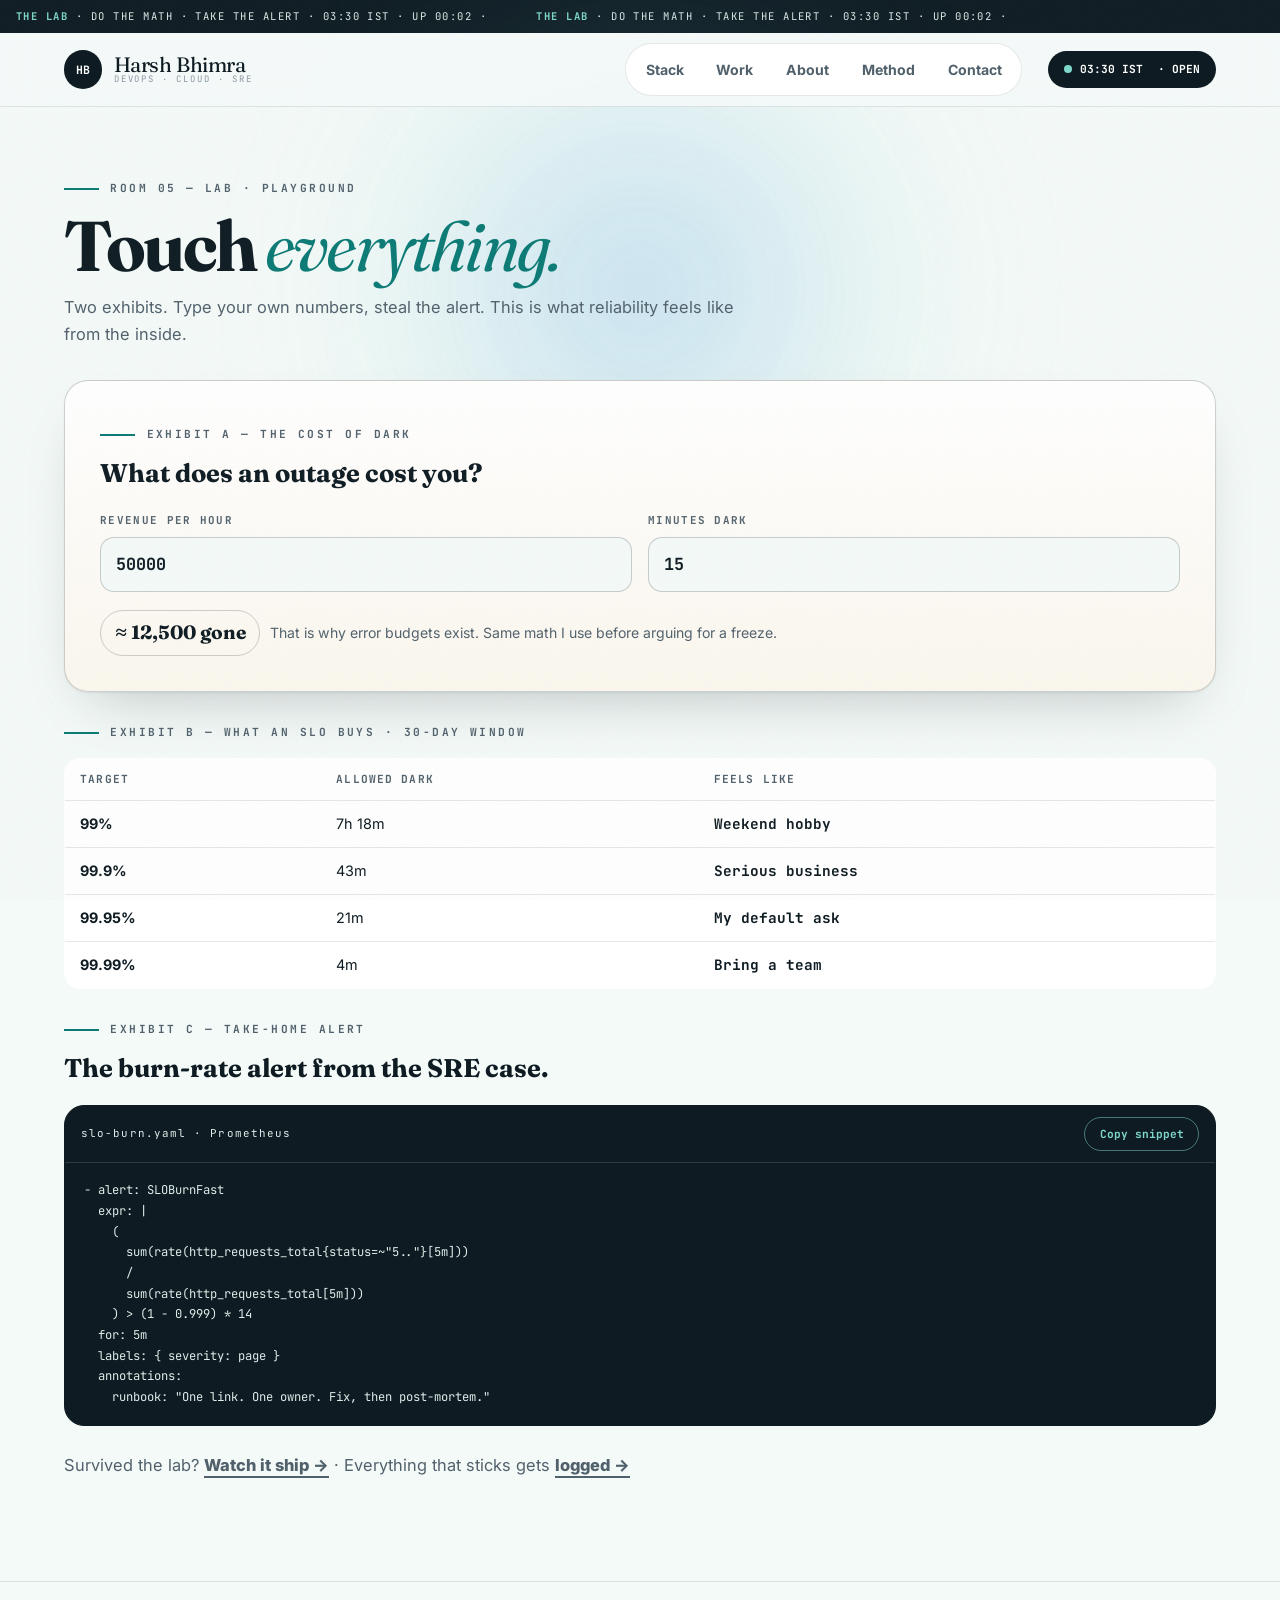
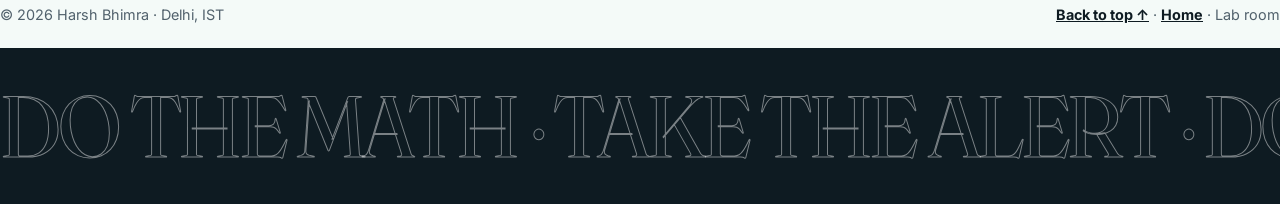
<file: lab.html>
<!DOCTYPE html>
<html lang="en">
<head>
<meta charset="utf-8">
<meta name="viewport" content="width=device-width, initial-scale=1">
<title>Lab | Harsh Bhimra — Downtime Math &amp; Take-Home Runbooks</title>
<meta name="description" content="The lab: what does downtime cost, what does an SLO buy you, and a burn-rate alert you can copy. Harsh Bhimra, DevOps engineer.">
<meta name="author" content="Harsh Bhimra">
<meta name="theme-color" content="#F4FAF8">
<meta name="color-scheme" content="light">
<link rel="canonical" href="https://YOUR-DOMAIN.com/lab.html">
<meta property="og:type" content="website">
<meta property="og:site_name" content="Harsh Bhimra">
<meta property="og:title" content="Lab | Harsh Bhimra">
<meta property="og:description" content="Downtime math and a take-home SLO alert. Touch everything.">
<meta property="og:url" content="https://YOUR-DOMAIN.com/lab.html">
<meta property="og:image" content="https://YOUR-DOMAIN.com/og.png">
<link rel="icon" href="data:image/svg+xml,%3Csvg xmlns='http://www.w3.org/2000/svg' viewBox='0 0 32 32'%3E%3Crect width='32' height='32' rx='9' fill='%230E1B22'/%3E%3Cpath d='M5 20c3-1 5-4 8-4s4 3 7 3 4-2 7-3' fill='none' stroke='white' stroke-width='2.4' stroke-linecap='round'/%3E%3Cpath d='M5 24c3-1 5-4 8-4s4 3 7 3 4-2 7-3' fill='none' stroke='%237FD8CC' stroke-width='2' stroke-linecap='round'/%3E%3C/svg%3E">
<link rel="preconnect" href="https://fonts.googleapis.com">
<link rel="preconnect" href="https://fonts.gstatic.com" crossorigin>
<link rel="stylesheet" href="https://fonts.googleapis.com/css2?family=Fraunces:ital,opsz,wght@0,9..144,300..800;1,9..144,300..800&family=Inter:wght@400;500;600;700&family=JetBrains+Mono:wght@400;500;700&display=swap">
<style>html{background:#F4FAF8}#boot{position:fixed;inset:0;z-index:1000;background:#F4FAF8;display:grid;place-items:center}#boot.done{opacity:0;visibility:hidden}</style><link rel="stylesheet" href="styles.css">
</head>
<body id="top">
<a class="skip" href="#main">Skip to content</a>
<div class="grain" aria-hidden="true"></div><div class="mist" aria-hidden="true"><i></i><i></i></div>
<div id="boot" aria-hidden="true"><div style="text-align:center"><div class="boot-wave">The <em>lab</em></div><div class="boot-sub">TOUCH EVERYTHING · DO THE MATH</div><div class="boot-bar"><i id="boot-fill"></i></div></div></div>
<div class="draft-note" role="note"><span aria-hidden="true">⚠️</span><span><b>DRAFT MODE</b> — yellow boxes are example content. Replace them, then delete <b>data-draft</b> from &lt;html&gt;.</span></div>
<div class="strip" aria-hidden="true"><div class="strip-in" id="strip"><span><b>THE LAB</b> · DO THE MATH · TAKE THE ALERT · <span id="strip-clock">--:-- IST</span> · <span id="uptime">UP 00:00</span> ·&nbsp;</span></div></div>
<header class="hud"><div class="wrap hud-row"><a class="brand" href="index.html" aria-label="Harsh Bhimra — home"><span class="brand-mark">HB</span><span class="brand-txt">Harsh Bhimra<small>DEVOPS · CLOUD · SRE</small></span></a><nav class="nav" aria-label="Primary"><a href="stack.html">Stack</a><a href="work.html">Work</a><a href="about.html">About</a><a href="about.html#journey">Method</a><a href="contact.html">Contact</a></nav><a class="pill" href="mailto:harsh.bhimra@gmail.com"><i aria-hidden="true"></i><span id="ist-clock">--:-- IST</span>&nbsp;· OPEN</a></div><div class="progress" id="progress" aria-hidden="true"></div></header>
<main id="main" tabindex="-1">
<section class="section" aria-labelledby="lab-title" style="padding-top:clamp(2.5rem,5vw,4rem)"><div class="wrap">
<div data-reveal><p class="index">ROOM 05 — LAB · PLAYGROUND</p><h1 class="big" id="lab-title">Touch <em>everything.</em></h1><p class="sub">Two exhibits. Type your own numbers, steal the alert. This is what reliability feels like from the inside.</p></div>
<div class="calc" data-reveal style="margin-top:2rem"><div><p class="index">EXHIBIT A — THE COST OF DARK</p><h2 class="lname" style="font-size:1.6rem;margin-top:.5rem">What does an outage cost you?</h2></div><div class="calc-grid"><label>REVENUE PER HOUR<input id="calc-rev" type="number" inputmode="decimal" min="0" value="50000"></label><label>MINUTES DARK<input id="calc-min" type="number" inputmode="decimal" min="0" value="15"></label></div><div class="calc-out"><span class="metric"><b id="calc-cost">≈ 12,500 gone</b></span><span class="calc-note">That is why error budgets exist. Same math I use before arguing for a freeze.</span></div></div>
<div data-reveal style="margin-top:1.4rem"><p class="index">EXHIBIT B — WHAT AN SLO BUYS · 30-DAY WINDOW</p><div style="margin-top:1rem;overflow-x:auto"><table class="budget"><tr><th>TARGET</th><th>ALLOWED DARK</th><th>FEELS LIKE</th></tr><tr><td><b>99%</b></td><td>7h 18m</td><td>Weekend hobby</td></tr><tr><td><b>99.9%</b></td><td>43m</td><td>Serious business</td></tr><tr><td><b>99.95%</b></td><td>21m</td><td>My default ask</td></tr><tr><td><b>99.99%</b></td><td>4m</td><td>Bring a team</td></tr></table></div></div>
<div data-reveal style="margin-top:1.4rem"><p class="index">EXHIBIT C — TAKE-HOME ALERT</p><h2 class="lname" style="font-size:1.6rem;margin:.5rem 0 1rem">The burn-rate alert from the SRE case.</h2><div class="snip"><div class="snip-bar"><span>slo-burn.yaml · Prometheus</span><button type="button" data-snip="snip-body">Copy snippet</button></div><pre id="snip-body">- alert: SLOBurnFast
  expr: |
    (
      sum(rate(http_requests_total{status=~"5.."}[5m]))
      /
      sum(rate(http_requests_total[5m]))
    ) &gt; (1 - 0.999) * 14
  for: 5m
  labels: { severity: page }
  annotations:
    runbook: "One link. One owner. Fix, then post-mortem."</pre></div></div>
<p class="sub" data-reveal style="margin-top:1.6rem">Survived the lab? <a class="ghost-link" href="deploy.html">Watch it ship →</a> · Everything that sticks gets <a class="ghost-link" href="log.html">logged →</a></p>
</div></section>
</main>
<footer><div class="wrap frow"><p>© <span id="year">2026</span> Harsh Bhimra · Delhi, IST</p><p><a href="#top">Back to top ↑</a> · <a href="index.html">Home</a> · Lab room</p></div><div class="giant-band" aria-hidden="true"><div class="giant-track" id="giant"><span>DO THE MATH · TAKE THE ALERT · DO THE MATH ·&nbsp;</span></div></div></footer>
<button class="to-top" id="to-top" type="button" aria-label="Back to top">↑</button>
<div class="palette" id="palette" hidden role="dialog" aria-modal="true" aria-label="Quick jump"><div class="palette-box"><input id="palette-input" type="text" placeholder="Type to jump… (deploy, stack, work, contact)" aria-label="Jump to section" autocomplete="off"><div class="plist" id="palette-list" role="listbox"></div></div></div>
<script src="site.js" defer></script>
</body>
</html>
</file>
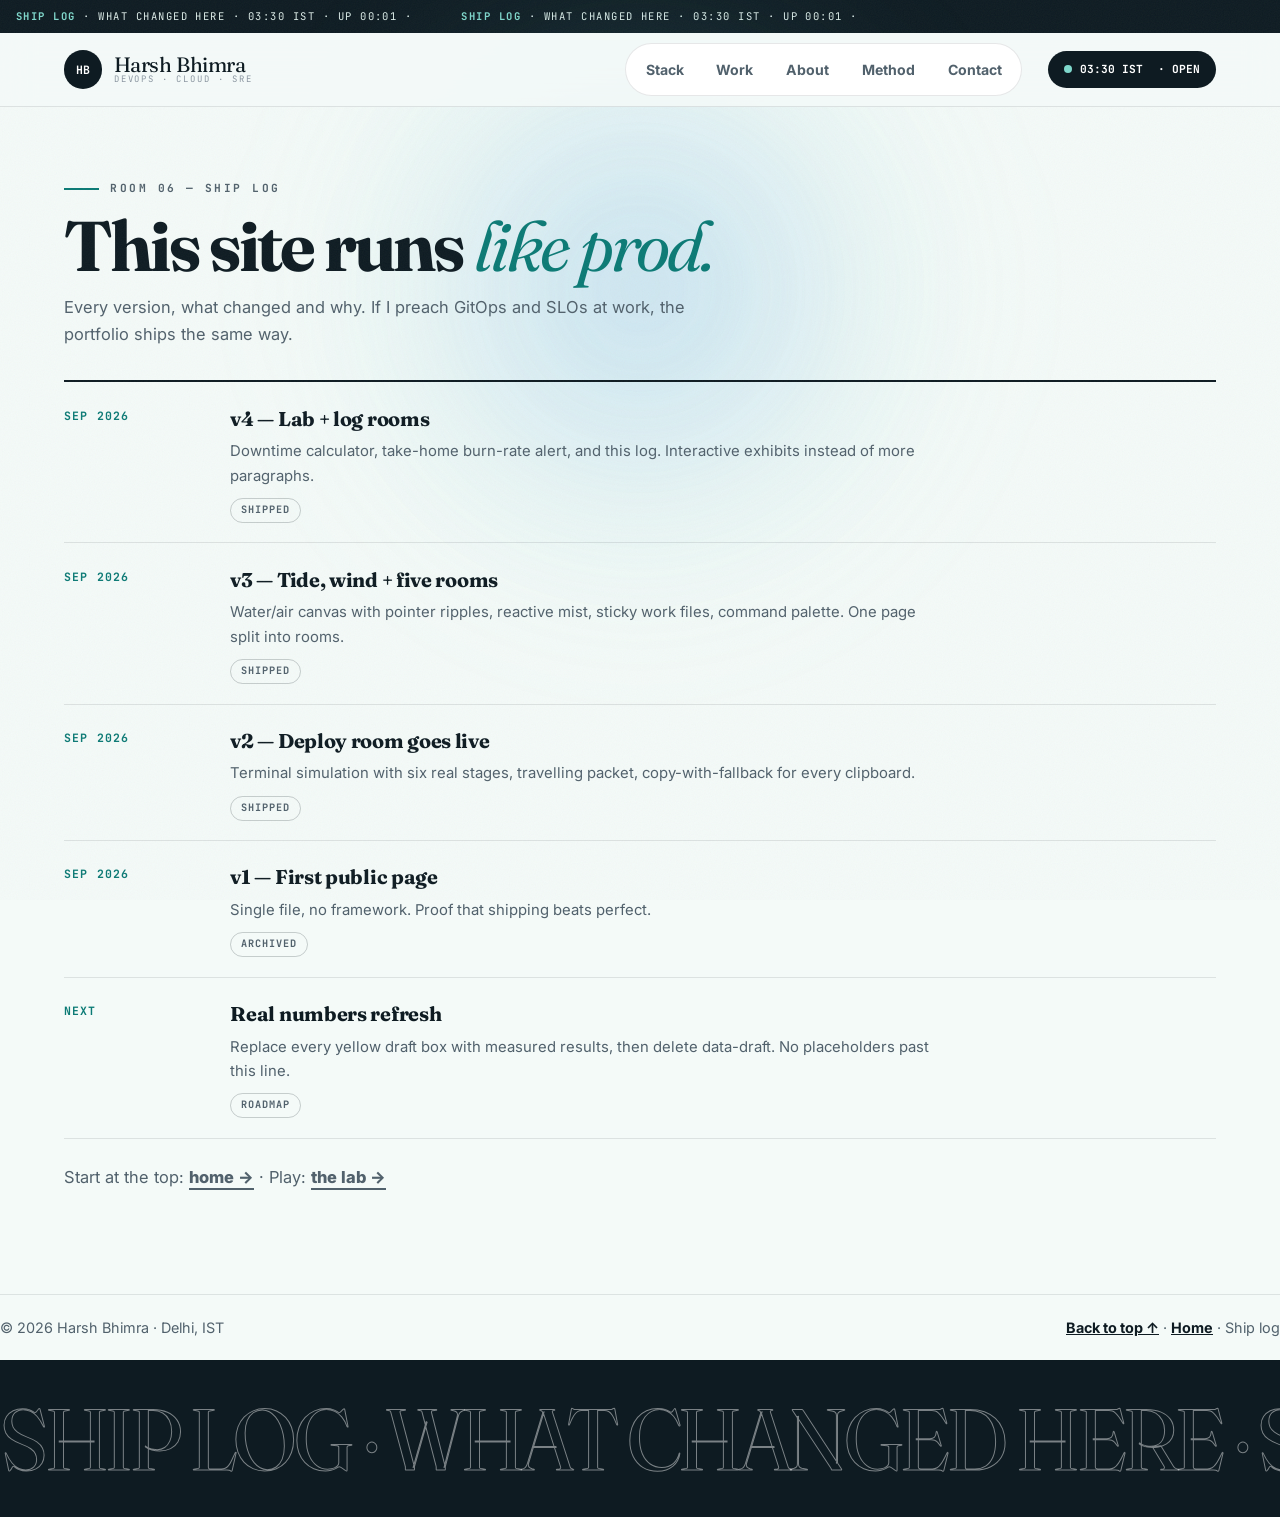
<file: log.html>
<!DOCTYPE html>
<html lang="en">
<head>
<meta charset="utf-8">
<meta name="viewport" content="width=device-width, initial-scale=1">
<title>Ship Log | Harsh Bhimra — What Changed Here</title>
<meta name="description" content="Ship log: every version of this site, what changed and why. Harsh Bhimra treats the portfolio like production.">
<meta name="author" content="Harsh Bhimra">
<meta name="theme-color" content="#F4FAF8">
<meta name="color-scheme" content="light">
<link rel="canonical" href="https://YOUR-DOMAIN.com/log.html">
<meta property="og:type" content="website">
<meta property="og:site_name" content="Harsh Bhimra">
<meta property="og:title" content="Ship Log | Harsh Bhimra">
<meta property="og:description" content="Every version of this site, what changed and why. Dogfooding DevOps.">
<meta property="og:url" content="https://YOUR-DOMAIN.com/log.html">
<meta property="og:image" content="https://YOUR-DOMAIN.com/og.png">
<link rel="icon" href="data:image/svg+xml,%3Csvg xmlns='http://www.w3.org/2000/svg' viewBox='0 0 32 32'%3E%3Crect width='32' height='32' rx='9' fill='%230E1B22'/%3E%3Cpath d='M5 20c3-1 5-4 8-4s4 3 7 3 4-2 7-3' fill='none' stroke='white' stroke-width='2.4' stroke-linecap='round'/%3E%3Cpath d='M5 24c3-1 5-4 8-4s4 3 7 3 4-2 7-3' fill='none' stroke='%237FD8CC' stroke-width='2' stroke-linecap='round'/%3E%3C/svg%3E">
<link rel="preconnect" href="https://fonts.googleapis.com">
<link rel="preconnect" href="https://fonts.gstatic.com" crossorigin>
<link rel="stylesheet" href="https://fonts.googleapis.com/css2?family=Fraunces:ital,opsz,wght@0,9..144,300..800;1,9..144,300..800&family=Inter:wght@400;500;600;700&family=JetBrains+Mono:wght@400;500;700&display=swap">
<style>html{background:#F4FAF8}#boot{position:fixed;inset:0;z-index:1000;background:#F4FAF8;display:grid;place-items:center}#boot.done{opacity:0;visibility:hidden}</style><link rel="stylesheet" href="styles.css">
</head>
<body id="top">
<a class="skip" href="#main">Skip to content</a>
<div class="grain" aria-hidden="true"></div><div class="mist" aria-hidden="true"><i></i><i></i></div>
<div id="boot" aria-hidden="true"><div style="text-align:center"><div class="boot-wave">Ship <em>log</em></div><div class="boot-sub">EAT YOUR OWN DOGFOOD</div><div class="boot-bar"><i id="boot-fill"></i></div></div></div>
<div class="draft-note" role="note"><span aria-hidden="true">⚠️</span><span><b>DRAFT MODE</b> — yellow boxes are example content. Replace them, then delete <b>data-draft</b> from &lt;html&gt;.</span></div>
<div class="strip" aria-hidden="true"><div class="strip-in" id="strip"><span><b>SHIP LOG</b> · WHAT CHANGED HERE · <span id="strip-clock">--:-- IST</span> · <span id="uptime">UP 00:00</span> ·&nbsp;</span></div></div>
<header class="hud"><div class="wrap hud-row"><a class="brand" href="index.html" aria-label="Harsh Bhimra — home"><span class="brand-mark">HB</span><span class="brand-txt">Harsh Bhimra<small>DEVOPS · CLOUD · SRE</small></span></a><nav class="nav" aria-label="Primary"><a href="stack.html">Stack</a><a href="work.html">Work</a><a href="about.html">About</a><a href="about.html#journey">Method</a><a href="contact.html">Contact</a></nav><a class="pill" href="mailto:harsh.bhimra@gmail.com"><i aria-hidden="true"></i><span id="ist-clock">--:-- IST</span>&nbsp;· OPEN</a></div><div class="progress" id="progress" aria-hidden="true"></div></header>
<main id="main" tabindex="-1">
<section class="section" aria-labelledby="log-title" style="padding-top:clamp(2.5rem,5vw,4rem)"><div class="wrap">
<div data-reveal><p class="index">ROOM 06 — SHIP LOG</p><h1 class="big" id="log-title">This site runs <em>like prod.</em></h1><p class="sub">Every version, what changed and why. If I preach GitOps and SLOs at work, the portfolio ships the same way.</p></div>
<div class="log" data-reveal>
<div><time>SEP 2026</time><div><h3>v4 — Lab + log rooms</h3><p>Downtime calculator, take-home burn-rate alert, and this log. Interactive exhibits instead of more paragraphs.</p><span class="tag">SHIPPED</span></div></div>
<div><time>SEP 2026</time><div><h3>v3 — Tide, wind + five rooms</h3><p>Water/air canvas with pointer ripples, reactive mist, sticky work files, command palette. One page split into rooms.</p><span class="tag">SHIPPED</span></div></div>
<div><time>SEP 2026</time><div><h3>v2 — Deploy room goes live</h3><p>Terminal simulation with six real stages, travelling packet, copy-with-fallback for every clipboard.</p><span class="tag">SHIPPED</span></div></div>
<div><time>SEP 2026</time><div><h3>v1 — First public page</h3><p>Single file, no framework. Proof that shipping beats perfect.</p><span class="tag">ARCHIVED</span></div></div>
<div><time>NEXT</time><div><h3>Real numbers refresh</h3><p>Replace every yellow draft box with measured results, then delete data-draft. No placeholders past this line.</p><span class="tag">ROADMAP</span></div></div>
</div>
<p class="sub" data-reveal style="margin-top:1.6rem">Start at the top: <a class="ghost-link" href="index.html">home →</a> · Play: <a class="ghost-link" href="lab.html">the lab →</a></p>
</div></section>
</main>
<footer><div class="wrap frow"><p>© <span id="year">2026</span> Harsh Bhimra · Delhi, IST</p><p><a href="#top">Back to top ↑</a> · <a href="index.html">Home</a> · Ship log</p></div><div class="giant-band" aria-hidden="true"><div class="giant-track" id="giant"><span>SHIP LOG · WHAT CHANGED HERE · SHIP LOG ·&nbsp;</span></div></div></footer>
<button class="to-top" id="to-top" type="button" aria-label="Back to top">↑</button>
<div class="palette" id="palette" hidden role="dialog" aria-modal="true" aria-label="Quick jump"><div class="palette-box"><input id="palette-input" type="text" placeholder="Type to jump… (deploy, stack, work, contact)" aria-label="Jump to section" autocomplete="off"><div class="plist" id="palette-list" role="listbox"></div></div></div>
<script src="site.js" defer></script>
</body>
</html>
</file>
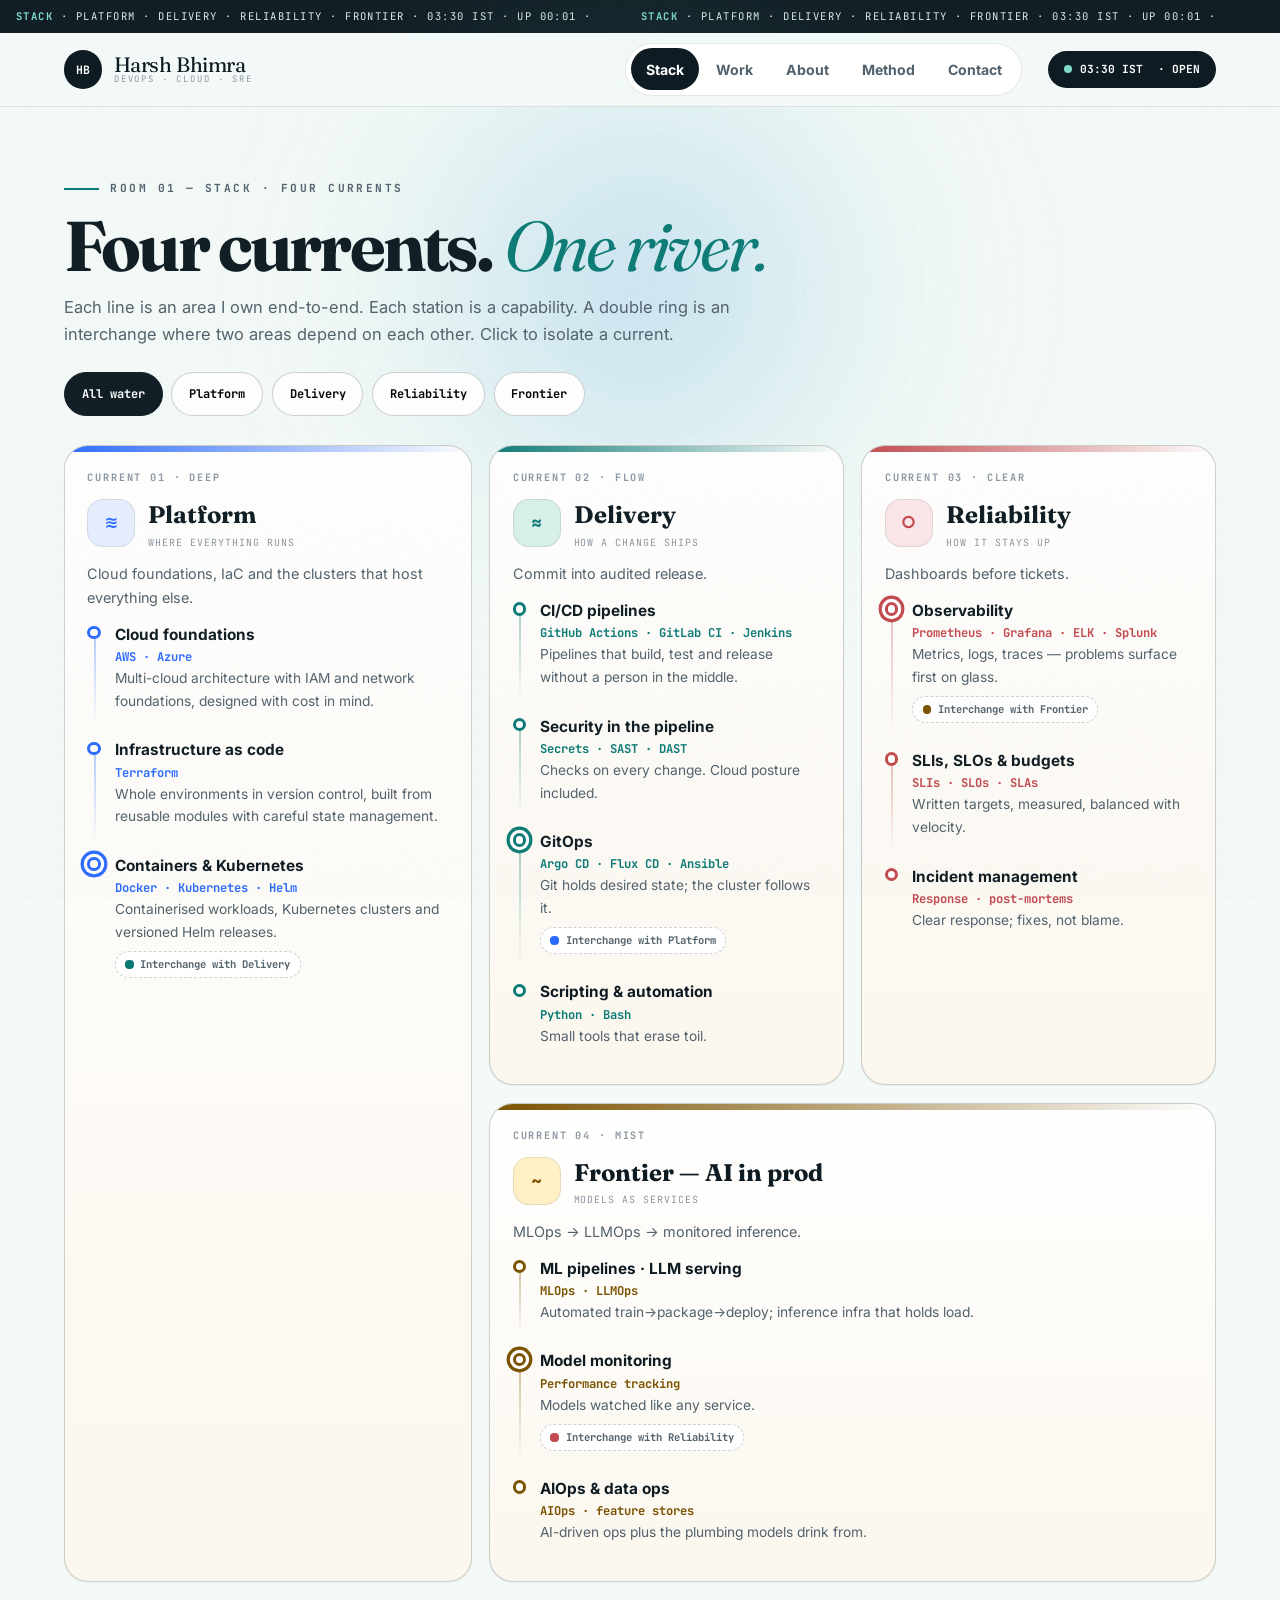
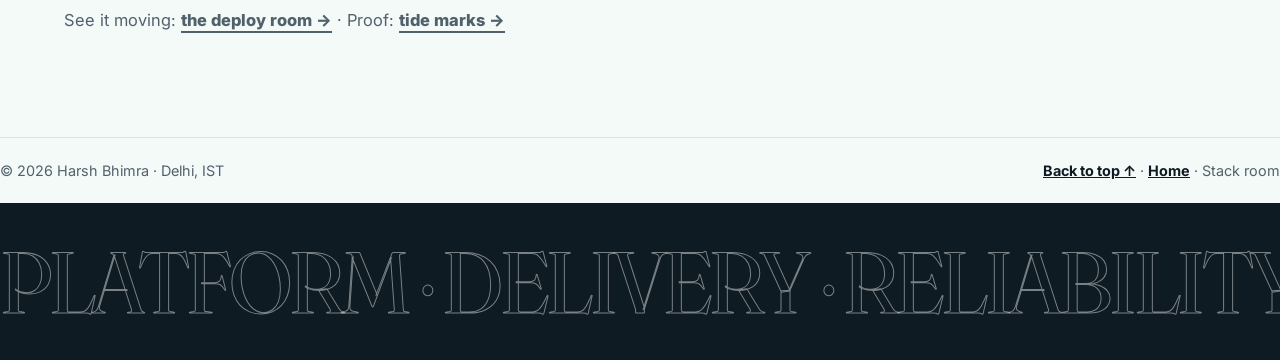
<file: stack.html>
<!DOCTYPE html>
<html lang="en">
<head>
<meta charset="utf-8">
<meta name="viewport" content="width=device-width, initial-scale=1">
<title>Stack | Harsh Bhimra — Four Currents, One River</title>
<meta name="description" content="The stack: Platform, Delivery, Reliability, Frontier. Harsh Bhimra, DevOps engineer — each line an area owned end-to-end.">
<meta name="author" content="Harsh Bhimra">
<meta name="theme-color" content="#F4FAF8">
<meta name="color-scheme" content="light">
<link rel="canonical" href="https://YOUR-DOMAIN.com/stack.html">
<meta property="og:type" content="website">
<meta property="og:site_name" content="Harsh Bhimra">
<meta property="og:title" content="Stack | Harsh Bhimra">
<meta property="og:description" content="Platform, Delivery, Reliability, Frontier — four currents, one river.">
<meta property="og:url" content="https://YOUR-DOMAIN.com/stack.html">
<meta property="og:image" content="https://YOUR-DOMAIN.com/og.png">
<link rel="icon" href="data:image/svg+xml,%3Csvg xmlns='http://www.w3.org/2000/svg' viewBox='0 0 32 32'%3E%3Crect width='32' height='32' rx='9' fill='%230E1B22'/%3E%3Cpath d='M5 20c3-1 5-4 8-4s4 3 7 3 4-2 7-3' fill='none' stroke='white' stroke-width='2.4' stroke-linecap='round'/%3E%3Cpath d='M5 24c3-1 5-4 8-4s4 3 7 3 4-2 7-3' fill='none' stroke='%237FD8CC' stroke-width='2' stroke-linecap='round'/%3E%3C/svg%3E">
<link rel="preconnect" href="https://fonts.googleapis.com">
<link rel="preconnect" href="https://fonts.gstatic.com" crossorigin>
<link rel="stylesheet" href="https://fonts.googleapis.com/css2?family=Fraunces:ital,opsz,wght@0,9..144,300..800;1,9..144,300..800&family=Inter:wght@400;500;600;700&family=JetBrains+Mono:wght@400;500;700&display=swap">
<style>html{background:#F4FAF8}#boot{position:fixed;inset:0;z-index:1000;background:#F4FAF8;display:grid;place-items:center}#boot.done{opacity:0;visibility:hidden}</style><link rel="stylesheet" href="styles.css">
</head>
<body id="top">
<a class="skip" href="#main">Skip to content</a>
<div class="grain" aria-hidden="true"></div><div class="mist" aria-hidden="true"><i></i><i></i></div>
<div id="boot" aria-hidden="true"><div style="text-align:center"><div class="boot-wave">Four <em>currents</em></div><div class="boot-sub">STACK · PLATFORM → FRONTIER</div><div class="boot-bar"><i id="boot-fill"></i></div></div></div>
<div class="draft-note" role="note"><span aria-hidden="true">⚠️</span><span><b>DRAFT MODE</b> — yellow boxes are example content. Replace them, then delete <b>data-draft</b> from &lt;html&gt;.</span></div>
<div class="strip" aria-hidden="true"><div class="strip-in" id="strip"><span><b>STACK</b> · PLATFORM · DELIVERY · RELIABILITY · FRONTIER · <span id="strip-clock">--:-- IST</span> · <span id="uptime">UP 00:00</span> ·&nbsp;</span></div></div>
<header class="hud"><div class="wrap hud-row"><a class="brand" href="index.html" aria-label="Harsh Bhimra — home"><span class="brand-mark">HB</span><span class="brand-txt">Harsh Bhimra<small>DEVOPS · CLOUD · SRE</small></span></a><nav class="nav" aria-label="Primary"><a href="stack.html" aria-current="true">Stack</a><a href="work.html">Work</a><a href="about.html">About</a><a href="about.html#journey">Method</a><a href="contact.html">Contact</a></nav><a class="pill" href="mailto:harsh.bhimra@gmail.com"><i aria-hidden="true"></i><span id="ist-clock">--:-- IST</span>&nbsp;· OPEN</a></div><div class="progress" id="progress" aria-hidden="true"></div></header>
<main id="main" tabindex="-1">
<section class="section" aria-labelledby="skills-title" style="padding-top:clamp(2.5rem,5vw,4rem)"><div class="wrap">
<div data-reveal><p class="index">ROOM 01 — STACK · FOUR CURRENTS</p><h1 class="big" id="skills-title">Four currents. <em>One river.</em></h1><p class="sub">Each line is an area I own end-to-end. Each station is a capability. A double ring is an interchange where two areas depend on each other. Click to isolate a current.</p></div>
<div class="filters" role="group" aria-label="Filter skill lines" data-reveal><button class="filter" type="button" data-filter="all" aria-pressed="true">All water</button><button class="filter" type="button" data-filter="platform" aria-pressed="false">Platform</button><button class="filter" type="button" data-filter="delivery" aria-pressed="false">Delivery</button><button class="filter" type="button" data-filter="reliability" aria-pressed="false">Reliability</button><button class="filter" type="button" data-filter="frontier" aria-pressed="false">Frontier</button></div>
<div class="bento">
<section class="card c-blue b-plat" data-line="platform" aria-labelledby="line-platform" data-reveal><p class="lnum">CURRENT 01 · DEEP</p><div class="lhead"><span class="lbadge" aria-hidden="true">≋</span><div><h2 class="lname" id="line-platform">Platform</h2><p class="lcount">WHERE EVERYTHING RUNS</p></div></div><p class="lblurb">Cloud foundations, IaC and the clusters that host everything else.</p><ul><li class="stn"><h4>Cloud foundations</h4><p class="tools">AWS · Azure</p><p class="desc">Multi-cloud architecture with IAM and network foundations, designed with cost in mind.</p></li><li class="stn"><h4>Infrastructure as code</h4><p class="tools">Terraform</p><p class="desc">Whole environments in version control, built from reusable modules with careful state management.</p></li><li class="stn x"><h4>Containers &amp; Kubernetes</h4><p class="tools">Docker · Kubernetes · Helm</p><p class="desc">Containerised workloads, Kubernetes clusters and versioned Helm releases.</p><p class="xchg"><i style="--o:var(--sea)" aria-hidden="true"></i>Interchange with Delivery</p></li></ul></section>
<section class="card c-teal b-del" data-line="delivery" aria-labelledby="line-delivery" data-reveal style="--d:.07s"><p class="lnum">CURRENT 02 · FLOW</p><div class="lhead"><span class="lbadge" aria-hidden="true">≈</span><div><h2 class="lname" id="line-delivery">Delivery</h2><p class="lcount">HOW A CHANGE SHIPS</p></div></div><p class="lblurb">Commit into audited release.</p><ul><li class="stn"><h4>CI/CD pipelines</h4><p class="tools">GitHub Actions · GitLab CI · Jenkins</p><p class="desc">Pipelines that build, test and release without a person in the middle.</p></li><li class="stn"><h4>Security in the pipeline</h4><p class="tools">Secrets · SAST · DAST</p><p class="desc">Checks on every change. Cloud posture included.</p></li><li class="stn x"><h4>GitOps</h4><p class="tools">Argo CD · Flux CD · Ansible</p><p class="desc">Git holds desired state; the cluster follows it.</p><p class="xchg"><i style="--o:var(--sky)" aria-hidden="true"></i>Interchange with Platform</p></li><li class="stn"><h4>Scripting &amp; automation</h4><p class="tools">Python · Bash</p><p class="desc">Small tools that erase toil.</p></li></ul></section>
<section class="card c-rose b-rel" data-line="reliability" aria-labelledby="line-reliability" data-reveal style="--d:.12s"><p class="lnum">CURRENT 03 · CLEAR</p><div class="lhead"><span class="lbadge" aria-hidden="true">○</span><div><h2 class="lname" id="line-reliability">Reliability</h2><p class="lcount">HOW IT STAYS UP</p></div></div><p class="lblurb">Dashboards before tickets.</p><ul><li class="stn x"><h4>Observability</h4><p class="tools">Prometheus · Grafana · ELK · Splunk</p><p class="desc">Metrics, logs, traces — problems surface first on glass.</p><p class="xchg"><i style="--o:var(--gold)" aria-hidden="true"></i>Interchange with Frontier</p></li><li class="stn"><h4>SLIs, SLOs &amp; budgets</h4><p class="tools">SLIs · SLOs · SLAs</p><p class="desc">Written targets, measured, balanced with velocity.</p></li><li class="stn"><h4>Incident management</h4><p class="tools">Response · post-mortems</p><p class="desc">Clear response; fixes, not blame.</p></li></ul></section>
<section class="card c-gold b-fron" data-line="frontier" aria-labelledby="line-frontier" data-reveal style="--d:.17s"><p class="lnum">CURRENT 04 · MIST</p><div class="lhead"><span class="lbadge" aria-hidden="true">~</span><div><h2 class="lname" id="line-frontier">Frontier — AI in prod</h2><p class="lcount">MODELS AS SERVICES</p></div></div><p class="lblurb">MLOps → LLMOps → monitored inference.</p><ul><li class="stn"><h4>ML pipelines · LLM serving</h4><p class="tools">MLOps · LLMOps</p><p class="desc">Automated train→package→deploy; inference infra that holds load.</p></li><li class="stn x"><h4>Model monitoring</h4><p class="tools">Performance tracking</p><p class="desc">Models watched like any service.</p><p class="xchg"><i style="--o:var(--rose)" aria-hidden="true"></i>Interchange with Reliability</p></li><li class="stn"><h4>AIOps &amp; data ops</h4><p class="tools">AIOps · feature stores</p><p class="desc">AI-driven ops plus the plumbing models drink from.</p></li></ul></section>
</div>
<p class="sub" data-reveal style="margin-top:1.6rem">See it moving: <a class="ghost-link" href="deploy.html">the deploy room →</a> · Proof: <a class="ghost-link" href="work.html">tide marks →</a></p>
</div></section>
</main>
<footer><div class="wrap frow"><p>© <span id="year">2026</span> Harsh Bhimra · Delhi, IST</p><p><a href="#top">Back to top ↑</a> · <a href="index.html">Home</a> · Stack room</p></div><div class="giant-band" aria-hidden="true"><div class="giant-track" id="giant"><span>PLATFORM · DELIVERY · RELIABILITY · FRONTIER ·&nbsp;</span></div></div></footer>
<button class="to-top" id="to-top" type="button" aria-label="Back to top">↑</button>
<div class="palette" id="palette" hidden role="dialog" aria-modal="true" aria-label="Quick jump"><div class="palette-box"><input id="palette-input" type="text" placeholder="Type to jump… (deploy, work, about, contact)" aria-label="Jump to section" autocomplete="off"><div class="plist" id="palette-list" role="listbox"></div></div></div>
<script src="site.js" defer></script>
</body>
</html>
</file>
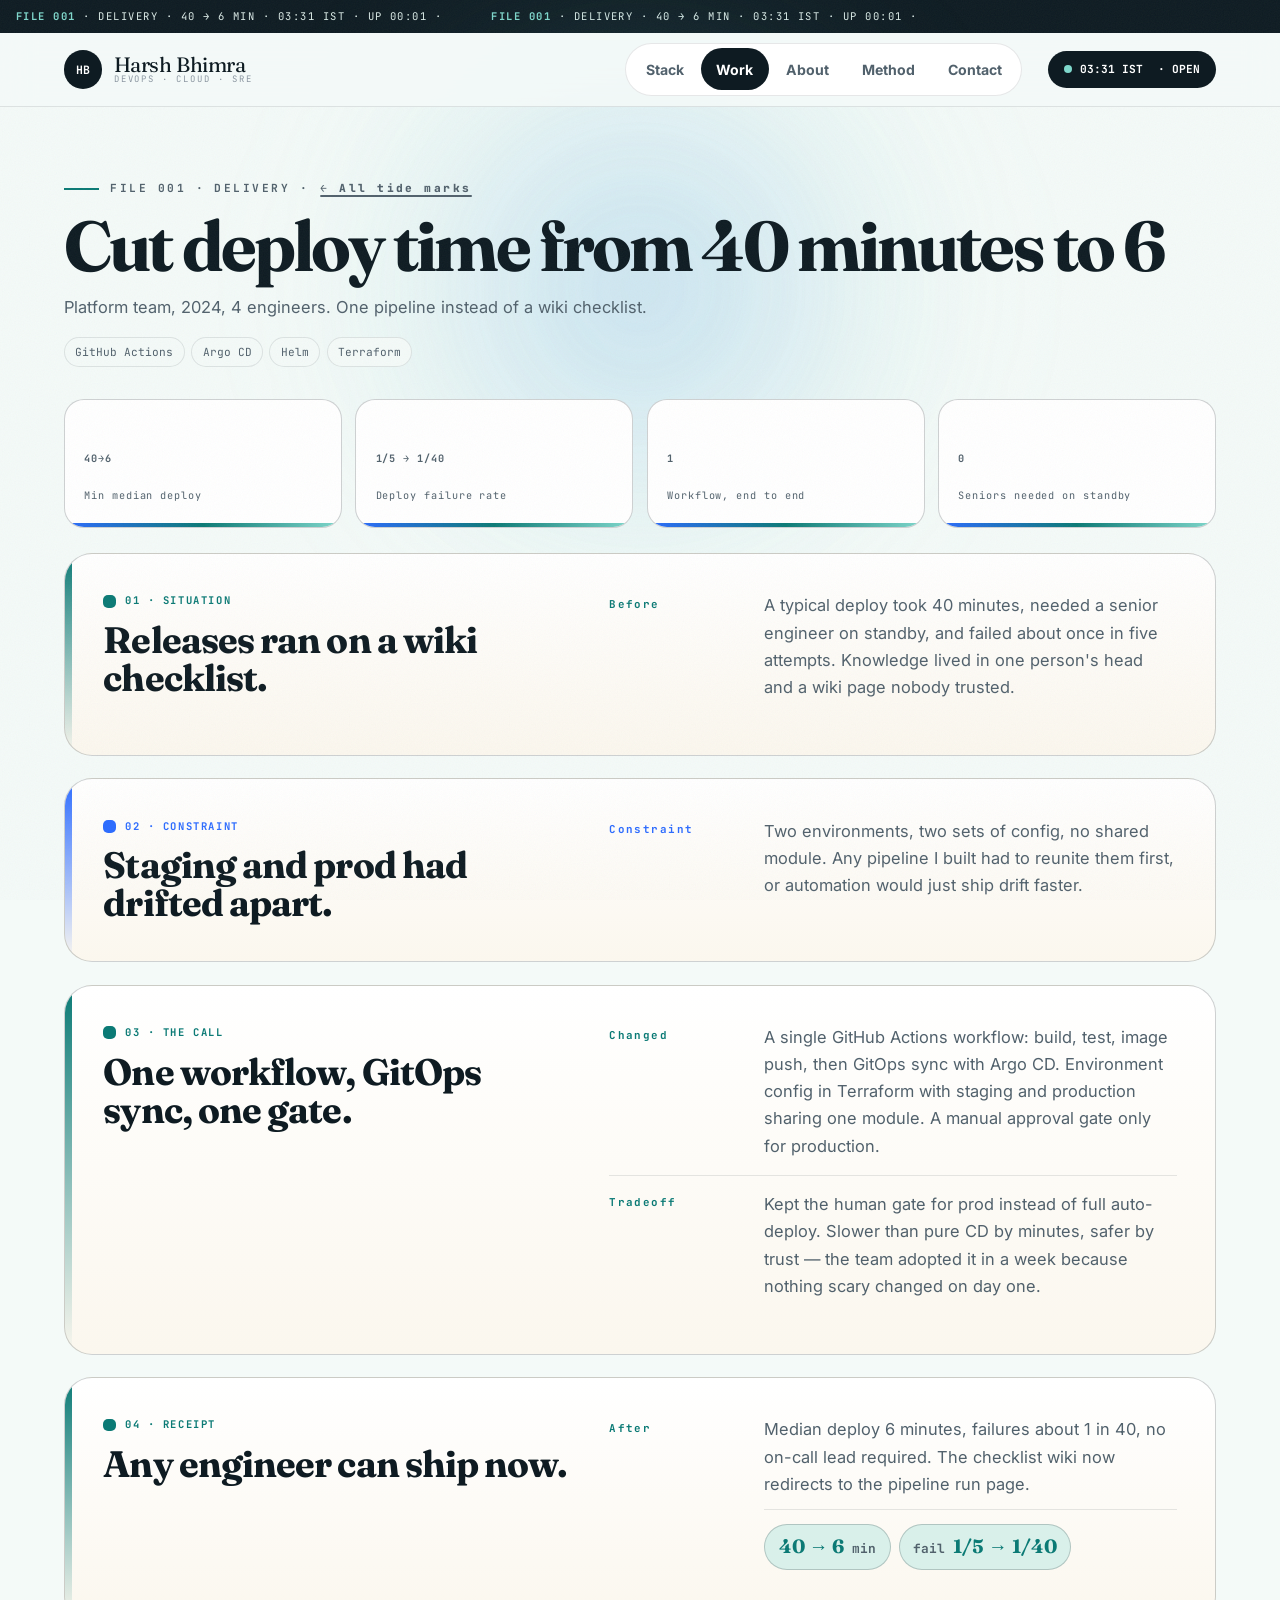
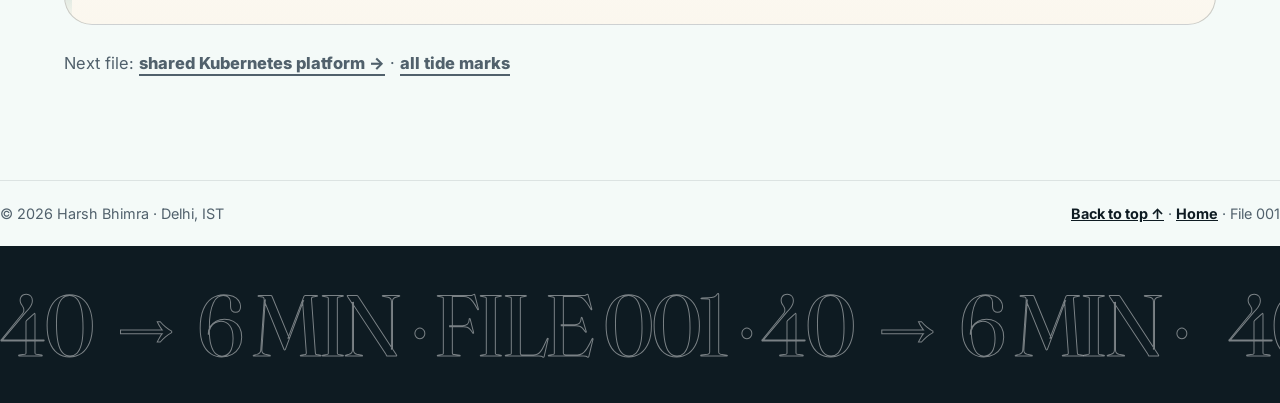
<file: work-deploy-speed.html>
<!DOCTYPE html>
<html lang="en">
<head>
<meta charset="utf-8">
<meta name="viewport" content="width=device-width, initial-scale=1">
<title>Cut Deploy Time 40 → 6 Min | Harsh Bhimra</title>
<meta name="description" content="Full case file: rebuilding a hand-run release into a GitHub Actions + Argo CD pipeline. Median deploy 40 to 6 minutes, failures 1 in 5 to 1 in 40.">
<meta name="author" content="Harsh Bhimra">
<meta name="theme-color" content="#F4FAF8">
<meta name="color-scheme" content="light">
<link rel="canonical" href="https://YOUR-DOMAIN.com/work-deploy-speed.html">
<meta property="og:type" content="article">
<meta property="og:site_name" content="Harsh Bhimra">
<meta property="og:title" content="Cut Deploy Time 40 → 6 Min | Harsh Bhimra">
<meta property="og:description" content="Hand-run releases → one GitHub Actions workflow + GitOps sync.">
<meta property="og:url" content="https://YOUR-DOMAIN.com/work-deploy-speed.html">
<meta property="og:image" content="https://YOUR-DOMAIN.com/og.png">
<link rel="icon" href="data:image/svg+xml,%3Csvg xmlns='http://www.w3.org/2000/svg' viewBox='0 0 32 32'%3E%3Crect width='32' height='32' rx='9' fill='%230E1B22'/%3E%3Cpath d='M5 20c3-1 5-4 8-4s4 3 7 3 4-2 7-3' fill='none' stroke='white' stroke-width='2.4' stroke-linecap='round'/%3E%3Cpath d='M5 24c3-1 5-4 8-4s4 3 7 3 4-2 7-3' fill='none' stroke='%237FD8CC' stroke-width='2' stroke-linecap='round'/%3E%3C/svg%3E">
<link rel="preconnect" href="https://fonts.googleapis.com">
<link rel="preconnect" href="https://fonts.gstatic.com" crossorigin>
<link rel="stylesheet" href="https://fonts.googleapis.com/css2?family=Fraunces:ital,opsz,wght@0,9..144,300..800;1,9..144,300..800&family=Inter:wght@400;500;600;700&family=JetBrains+Mono:wght@400;500;700&display=swap">
<link rel="stylesheet" href="styles.css">
</head>
<body id="top">
<a class="skip" href="#main">Skip to content</a>
<div class="grain" aria-hidden="true"></div><div class="mist" aria-hidden="true"><i></i><i></i></div>
<div id="boot" aria-hidden="true"><div style="text-align:center"><div class="boot-wave">File <em>001</em></div><div class="boot-sub">DELIVERY · DEPLOY SPEED</div><div class="boot-bar"><i id="boot-fill"></i></div></div></div>
<div class="draft-note" role="note"><span aria-hidden="true">⚠️</span><span><b>DRAFT MODE</b> — yellow boxes are example content. Replace them, then delete <b>data-draft</b> from &lt;html&gt;.</span></div>
<div class="strip" aria-hidden="true"><div class="strip-in" id="strip"><span><b>FILE 001</b> · DELIVERY · 40 → 6 MIN · <span id="strip-clock">--:-- IST</span> · <span id="uptime">UP 00:00</span> ·&nbsp;</span></div></div>
<header class="hud"><div class="wrap hud-row"><a class="brand" href="index.html" aria-label="Harsh Bhimra — home"><span class="brand-mark">HB</span><span class="brand-txt">Harsh Bhimra<small>DEVOPS · CLOUD · SRE</small></span></a><nav class="nav" aria-label="Primary"><a href="stack.html">Stack</a><a href="work.html" aria-current="true">Work</a><a href="about.html">About</a><a href="about.html#journey">Method</a><a href="contact.html">Contact</a></nav><a class="pill" href="mailto:harsh.bhimra@gmail.com"><i aria-hidden="true"></i><span id="ist-clock">--:-- IST</span>&nbsp;· OPEN</a></div><div class="progress" id="progress" aria-hidden="true"></div></header>
<main id="main" tabindex="-1">
<section class="section" aria-labelledby="case-title" style="padding-top:clamp(2.5rem,5vw,4rem)"><div class="wrap">
<div data-reveal><p class="index">FILE 001 · DELIVERY · <a class="ghost-link" href="work.html">← All tide marks</a></p><h1 class="big" id="case-title"><span class="ph">Cut deploy time from 40 minutes to 6</span></h1><p class="sub"><span class="ph">Platform team, 2024, 4 engineers.</span> One pipeline instead of a wiki checklist.</p><div class="chips" style="margin-top:1rem"><span class="ph">GitHub Actions</span><span class="ph">Argo CD</span><span class="ph">Helm</span><span class="ph">Terraform</span></div></div>
<div class="stats" data-reveal><div class="stat"><b><span class="ph"><span data-count-to="40">40</span>→<span data-count-to="6">6</span></span></b><span><span class="ph">Min median deploy</span></span></div><div class="stat" data-reveal style="--d:.06s"><b><span class="ph">1/5 → 1/40</span></b><span><span class="ph">Deploy failure rate</span></span></div><div class="stat" data-reveal style="--d:.12s"><b><span class="ph">1</span></b><span><span class="ph">Workflow, end to end</span></span></div><div class="stat" data-reveal style="--d:.18s"><b><span class="ph">0</span></b><span><span class="ph">Seniors needed on standby</span></span></div></div>
<div class="stack" style="margin-top:1.6rem">
<article class="job c-teal" data-reveal><header><p class="file">01 · SITUATION</p><h2 class="jtitle">Releases ran on a wiki checklist.</h2></header><dl class="ba"><div><dt>Before</dt><dd><span class="ph">A typical deploy took 40 minutes, needed a senior engineer on standby, and failed about once in five attempts. Knowledge lived in one person's head and a wiki page nobody trusted.</span></dd></div></dl></article>
<article class="job c-blue" data-reveal><header><p class="file">02 · CONSTRAINT</p><h2 class="jtitle">Staging and prod had drifted apart.</h2></header><dl class="ba"><div><dt>Constraint</dt><dd><span class="ph">Two environments, two sets of config, no shared module. Any pipeline I built had to reunite them first, or automation would just ship drift faster.</span></dd></div></dl></article>
<article class="job c-teal" data-reveal><header><p class="file">03 · THE CALL</p><h2 class="jtitle">One workflow, GitOps sync, one gate.</h2></header><dl class="ba"><div><dt>Changed</dt><dd><span class="ph">A single GitHub Actions workflow: build, test, image push, then GitOps sync with Argo CD. Environment config in Terraform with staging and production sharing one module. A manual approval gate only for production.</span></dd></div><div><dt>Tradeoff</dt><dd><span class="ph">Kept the human gate for prod instead of full auto-deploy. Slower than pure CD by minutes, safer by trust — the team adopted it in a week because nothing scary changed on day one.</span></dd></div></dl></article>
<article class="job c-teal" data-reveal><header><p class="file">04 · RECEIPT</p><h2 class="jtitle">Any engineer can ship now.</h2></header><dl class="ba"><div><dt>After</dt><dd><span class="ph">Median deploy 6 minutes, failures about 1 in 40, no on-call lead required. The checklist wiki now redirects to the pipeline run page.</span><span class="metrics"><span class="metric"><b>40 → 6</b> min</span><span class="metric">fail <b>1/5 → 1/40</b></span></span></dd></div></dl></article>
</div>
<p class="sub" data-reveal style="margin-top:1.6rem">Next file: <a class="ghost-link" href="work-k8s-platform.html">shared Kubernetes platform →</a> · <a class="ghost-link" href="work.html">all tide marks</a></p>
</div></section>
</main>
<footer><div class="wrap frow"><p>© <span id="year">2026</span> Harsh Bhimra · Delhi, IST</p><p><a href="#top">Back to top ↑</a> · <a href="index.html">Home</a> · File 001</p></div><div class="giant-band" aria-hidden="true"><div class="giant-track" id="giant"><span>40 → 6 MIN · FILE 001 · 40 → 6 MIN ·&nbsp;</span></div></div></footer>
<button class="to-top" id="to-top" type="button" aria-label="Back to top">↑</button>
<div class="palette" id="palette" hidden role="dialog" aria-modal="true" aria-label="Quick jump"><div class="palette-box"><input id="palette-input" type="text" placeholder="Type to jump… (work, lab, contact)" aria-label="Jump to section" autocomplete="off"><div class="plist" id="palette-list" role="listbox"></div></div></div>
<script src="site.js" defer></script>
</body>
</html>
</file>
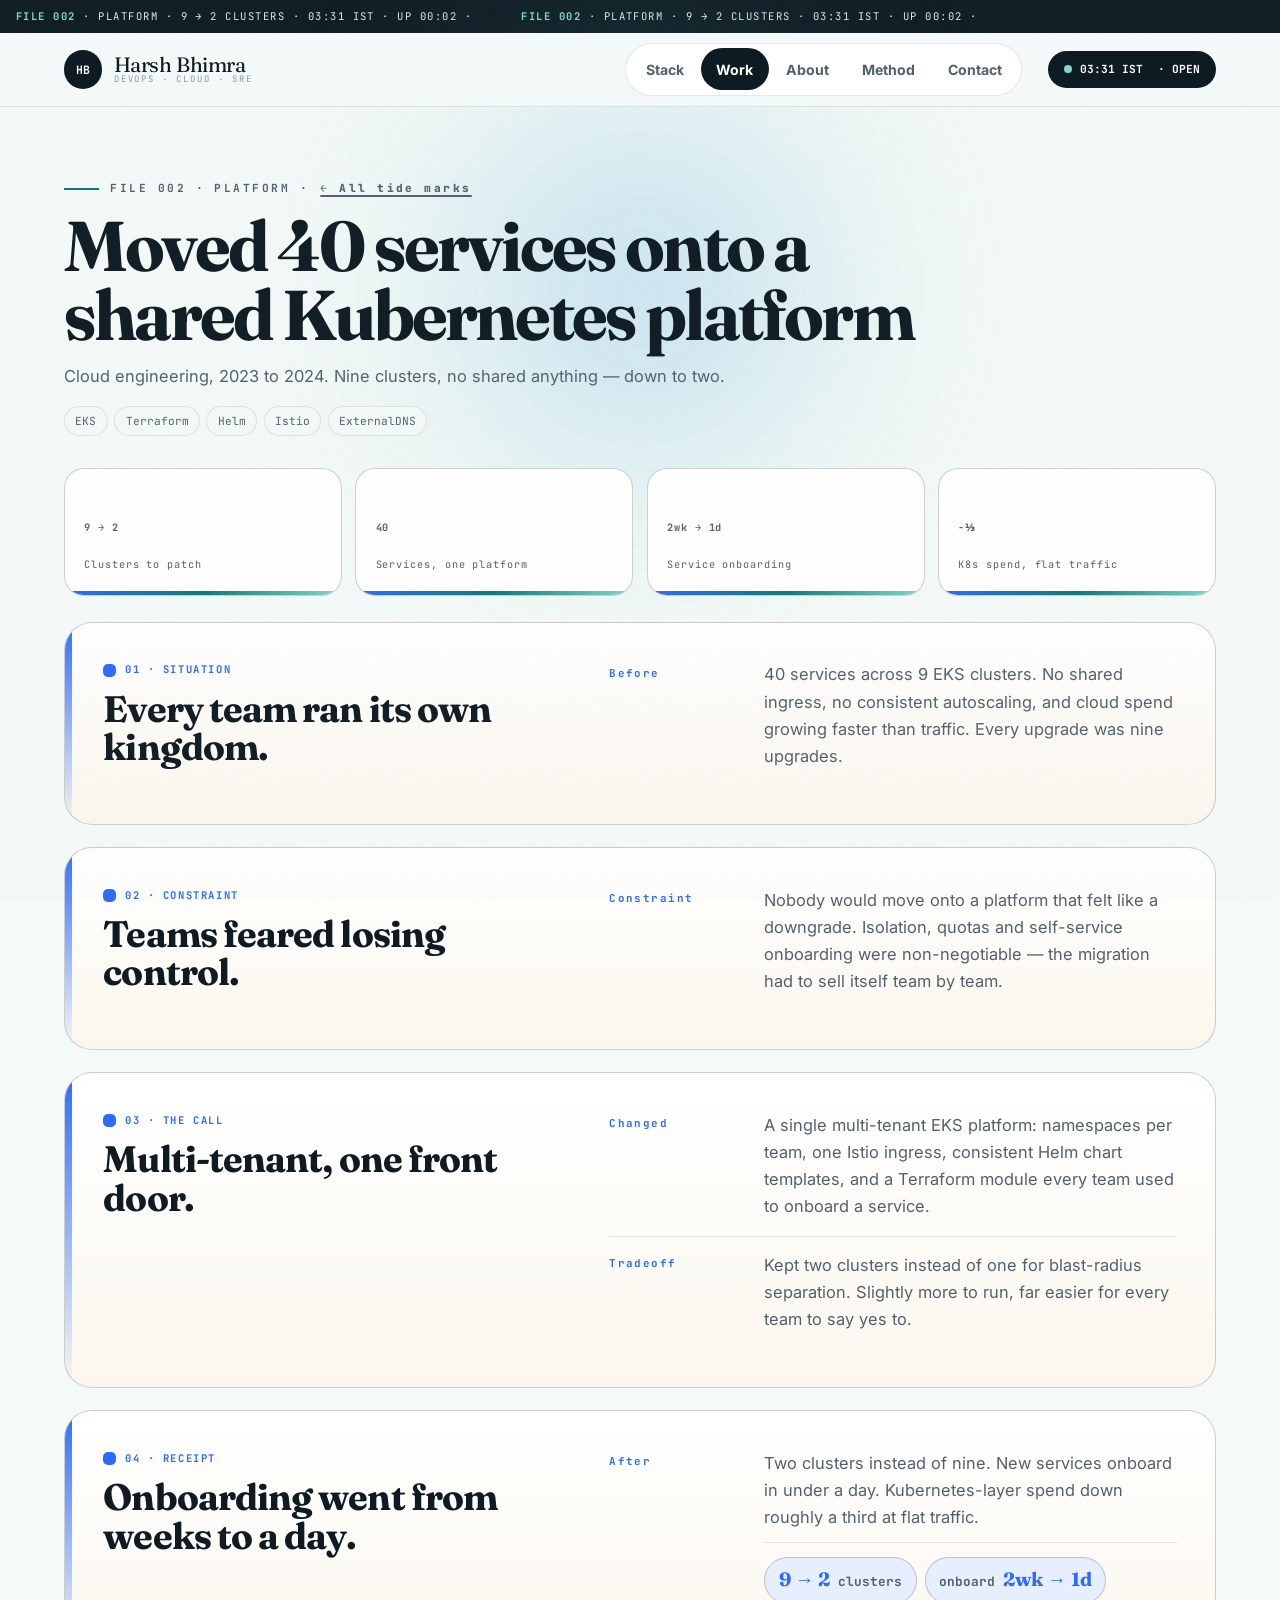
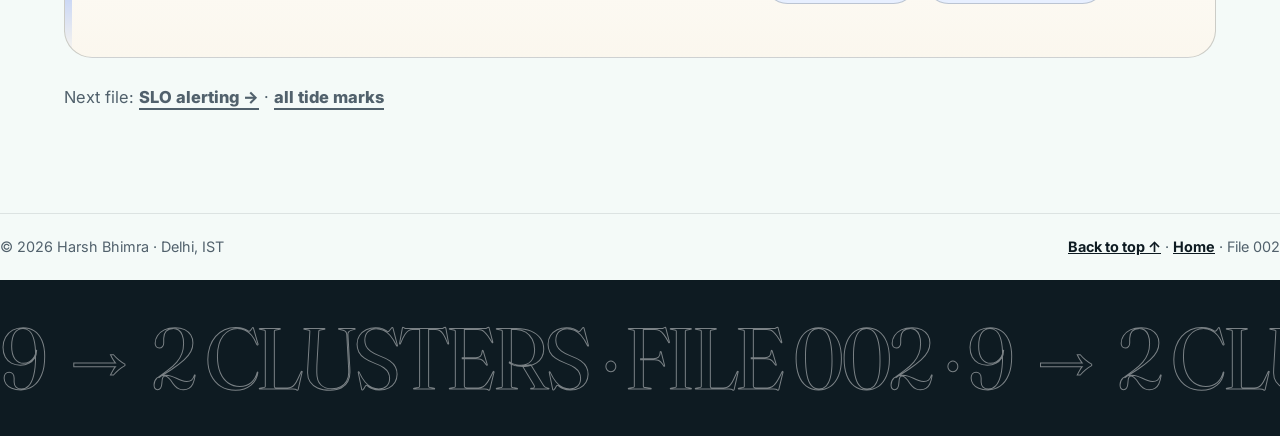
<file: work-k8s-platform.html>
<!DOCTYPE html>
<html lang="en">
<head>
<meta charset="utf-8">
<meta name="viewport" content="width=device-width, initial-scale=1">
<title>Shared Kubernetes Platform | Harsh Bhimra — 9 Clusters → 2</title>
<meta name="description" content="Full case file: 40 services across 9 EKS clusters consolidated onto one multi-tenant platform. Onboarding 2 weeks to 1 day.">
<meta name="author" content="Harsh Bhimra">
<meta name="theme-color" content="#F4FAF8">
<meta name="color-scheme" content="light">
<link rel="canonical" href="https://YOUR-DOMAIN.com/work-k8s-platform.html">
<meta property="og:type" content="article">
<meta property="og:site_name" content="Harsh Bhimra">
<meta property="og:title" content="Shared Kubernetes Platform | Harsh Bhimra">
<meta property="og:description" content="40 services, 9 clusters → one multi-tenant EKS platform.">
<meta property="og:url" content="https://YOUR-DOMAIN.com/work-k8s-platform.html">
<meta property="og:image" content="https://YOUR-DOMAIN.com/og.png">
<link rel="icon" href="data:image/svg+xml,%3Csvg xmlns='http://www.w3.org/2000/svg' viewBox='0 0 32 32'%3E%3Crect width='32' height='32' rx='9' fill='%230E1B22'/%3E%3Cpath d='M5 20c3-1 5-4 8-4s4 3 7 3 4-2 7-3' fill='none' stroke='white' stroke-width='2.4' stroke-linecap='round'/%3E%3Cpath d='M5 24c3-1 5-4 8-4s4 3 7 3 4-2 7-3' fill='none' stroke='%237FD8CC' stroke-width='2' stroke-linecap='round'/%3E%3C/svg%3E">
<link rel="preconnect" href="https://fonts.googleapis.com">
<link rel="preconnect" href="https://fonts.gstatic.com" crossorigin>
<link rel="stylesheet" href="https://fonts.googleapis.com/css2?family=Fraunces:ital,opsz,wght@0,9..144,300..800;1,9..144,300..800&family=Inter:wght@400;500;600;700&family=JetBrains+Mono:wght@400;500;700&display=swap">
<link rel="stylesheet" href="styles.css">
</head>
<body id="top">
<a class="skip" href="#main">Skip to content</a>
<div class="grain" aria-hidden="true"></div><div class="mist" aria-hidden="true"><i></i><i></i></div>
<div id="boot" aria-hidden="true"><div style="text-align:center"><div class="boot-wave">File <em>002</em></div><div class="boot-sub">PLATFORM · ONE CLUSTER TO RULE … TWO</div><div class="boot-bar"><i id="boot-fill"></i></div></div></div>
<div class="draft-note" role="note"><span aria-hidden="true">⚠️</span><span><b>DRAFT MODE</b> — yellow boxes are example content. Replace them, then delete <b>data-draft</b> from &lt;html&gt;.</span></div>
<div class="strip" aria-hidden="true"><div class="strip-in" id="strip"><span><b>FILE 002</b> · PLATFORM · 9 → 2 CLUSTERS · <span id="strip-clock">--:-- IST</span> · <span id="uptime">UP 00:00</span> ·&nbsp;</span></div></div>
<header class="hud"><div class="wrap hud-row"><a class="brand" href="index.html" aria-label="Harsh Bhimra — home"><span class="brand-mark">HB</span><span class="brand-txt">Harsh Bhimra<small>DEVOPS · CLOUD · SRE</small></span></a><nav class="nav" aria-label="Primary"><a href="stack.html">Stack</a><a href="work.html" aria-current="true">Work</a><a href="about.html">About</a><a href="about.html#journey">Method</a><a href="contact.html">Contact</a></nav><a class="pill" href="mailto:harsh.bhimra@gmail.com"><i aria-hidden="true"></i><span id="ist-clock">--:-- IST</span>&nbsp;· OPEN</a></div><div class="progress" id="progress" aria-hidden="true"></div></header>
<main id="main" tabindex="-1">
<section class="section" aria-labelledby="case-title" style="padding-top:clamp(2.5rem,5vw,4rem)"><div class="wrap">
<div data-reveal><p class="index">FILE 002 · PLATFORM · <a class="ghost-link" href="work.html">← All tide marks</a></p><h1 class="big" id="case-title"><span class="ph">Moved 40 services onto a shared Kubernetes platform</span></h1><p class="sub"><span class="ph">Cloud engineering, 2023 to 2024.</span> Nine clusters, no shared anything — down to two.</p><div class="chips" style="margin-top:1rem"><span class="ph">EKS</span><span class="ph">Terraform</span><span class="ph">Helm</span><span class="ph">Istio</span><span class="ph">ExternalDNS</span></div></div>
<div class="stats" data-reveal><div class="stat"><b><span class="ph">9 → 2</span></b><span><span class="ph">Clusters to patch</span></span></div><div class="stat" data-reveal style="--d:.06s"><b><span class="ph">40</span></b><span><span class="ph">Services, one platform</span></span></div><div class="stat" data-reveal style="--d:.12s"><b><span class="ph">2wk → 1d</span></b><span><span class="ph">Service onboarding</span></span></div><div class="stat" data-reveal style="--d:.18s"><b><span class="ph">−⅓</span></b><span><span class="ph">K8s spend, flat traffic</span></span></div></div>
<div class="stack" style="margin-top:1.6rem">
<article class="job c-blue" data-reveal><header><p class="file">01 · SITUATION</p><h2 class="jtitle">Every team ran its own kingdom.</h2></header><dl class="ba"><div><dt>Before</dt><dd><span class="ph">40 services across 9 EKS clusters. No shared ingress, no consistent autoscaling, and cloud spend growing faster than traffic. Every upgrade was nine upgrades.</span></dd></div></dl></article>
<article class="job c-blue" data-reveal><header><p class="file">02 · CONSTRAINT</p><h2 class="jtitle">Teams feared losing control.</h2></header><dl class="ba"><div><dt>Constraint</dt><dd><span class="ph">Nobody would move onto a platform that felt like a downgrade. Isolation, quotas and self-service onboarding were non-negotiable — the migration had to sell itself team by team.</span></dd></div></dl></article>
<article class="job c-blue" data-reveal><header><p class="file">03 · THE CALL</p><h2 class="jtitle">Multi-tenant, one front door.</h2></header><dl class="ba"><div><dt>Changed</dt><dd><span class="ph">A single multi-tenant EKS platform: namespaces per team, one Istio ingress, consistent Helm chart templates, and a Terraform module every team used to onboard a service.</span></dd></div><div><dt>Tradeoff</dt><dd><span class="ph">Kept two clusters instead of one for blast-radius separation. Slightly more to run, far easier for every team to say yes to.</span></dd></div></dl></article>
<article class="job c-blue" data-reveal><header><p class="file">04 · RECEIPT</p><h2 class="jtitle">Onboarding went from weeks to a day.</h2></header><dl class="ba"><div><dt>After</dt><dd><span class="ph">Two clusters instead of nine. New services onboard in under a day. Kubernetes-layer spend down roughly a third at flat traffic.</span><span class="metrics"><span class="metric"><b>9 → 2</b> clusters</span><span class="metric">onboard <b>2wk → 1d</b></span></span></dd></div></dl></article>
</div>
<p class="sub" data-reveal style="margin-top:1.6rem">Next file: <a class="ghost-link" href="work-slo-alerts.html">SLO alerting →</a> · <a class="ghost-link" href="work.html">all tide marks</a></p>
</div></section>
</main>
<footer><div class="wrap frow"><p>© <span id="year">2026</span> Harsh Bhimra · Delhi, IST</p><p><a href="#top">Back to top ↑</a> · <a href="index.html">Home</a> · File 002</p></div><div class="giant-band" aria-hidden="true"><div class="giant-track" id="giant"><span>9 → 2 CLUSTERS · FILE 002 · 9 → 2 CLUSTERS ·&nbsp;</span></div></div></footer>
<button class="to-top" id="to-top" type="button" aria-label="Back to top">↑</button>
<div class="palette" id="palette" hidden role="dialog" aria-modal="true" aria-label="Quick jump"><div class="palette-box"><input id="palette-input" type="text" placeholder="Type to jump… (work, lab, contact)" aria-label="Jump to section" autocomplete="off"><div class="plist" id="palette-list" role="listbox"></div></div></div>
<script src="site.js" defer></script>
</body>
</html>
</file>
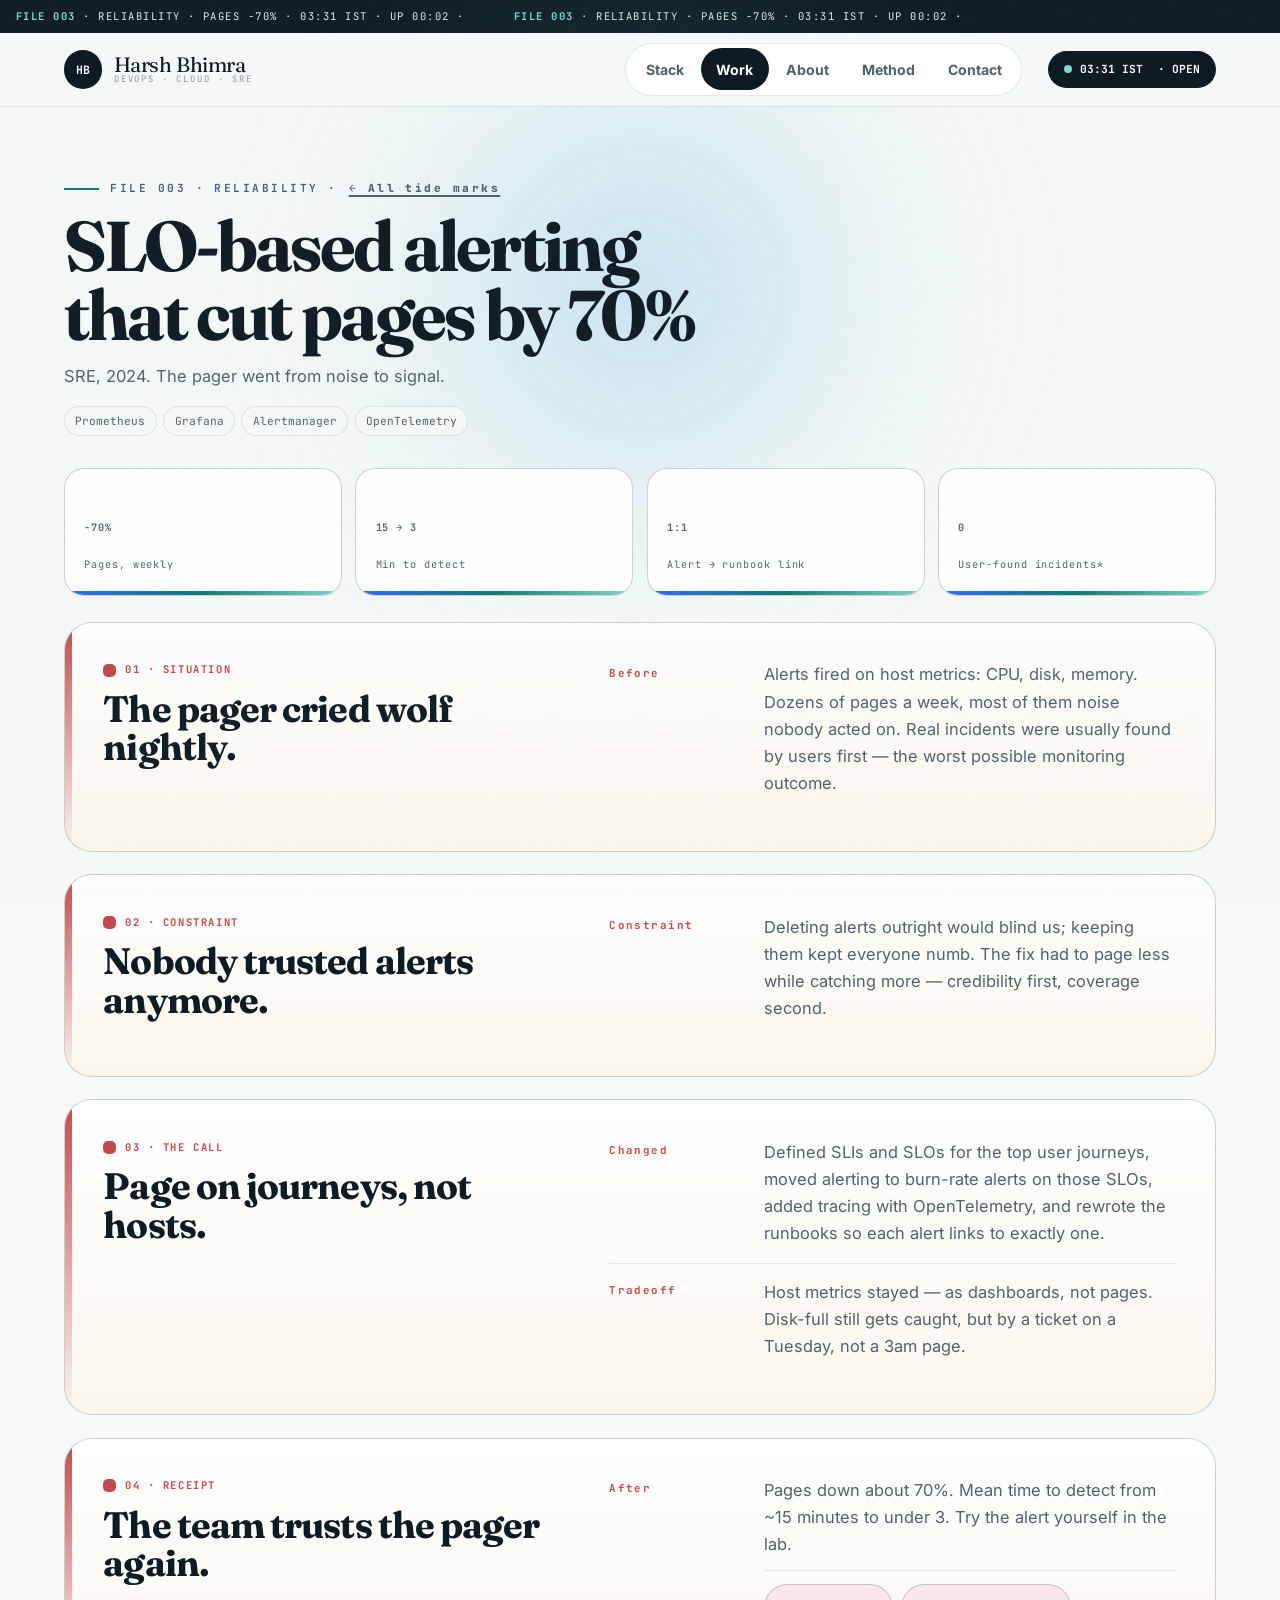
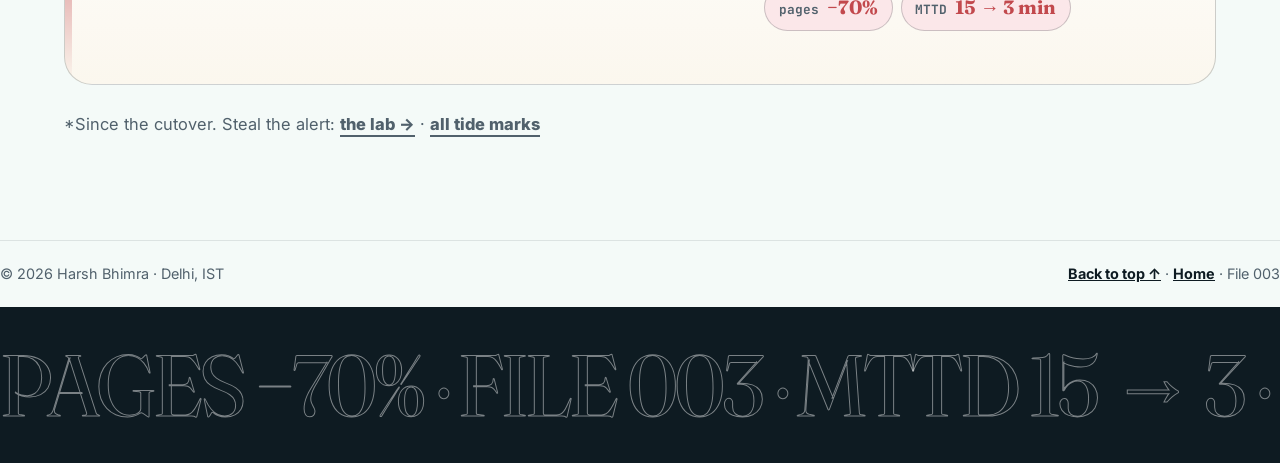
<file: work-slo-alerts.html>
<!DOCTYPE html>
<html lang="en">
<head>
<meta charset="utf-8">
<meta name="viewport" content="width=device-width, initial-scale=1">
<title>SLO Alerting That Cut Pages 70% | Harsh Bhimra</title>
<meta name="description" content="Full case file: from noisy host-metric pages to SLO burn-rate alerts. Pages down 70%, detection 15 minutes to under 3.">
<meta name="author" content="Harsh Bhimra">
<meta name="theme-color" content="#F4FAF8">
<meta name="color-scheme" content="light">
<link rel="canonical" href="https://YOUR-DOMAIN.com/work-slo-alerts.html">
<meta property="og:type" content="article">
<meta property="og:site_name" content="Harsh Bhimra">
<meta property="og:title" content="SLO Alerting That Cut Pages 70% | Harsh Bhimra">
<meta property="og:description" content="Noisy host alerts → burn-rate SLO alerts the team trusts.">
<meta property="og:url" content="https://YOUR-DOMAIN.com/work-slo-alerts.html">
<meta property="og:image" content="https://YOUR-DOMAIN.com/og.png">
<link rel="icon" href="data:image/svg+xml,%3Csvg xmlns='http://www.w3.org/2000/svg' viewBox='0 0 32 32'%3E%3Crect width='32' height='32' rx='9' fill='%230E1B22'/%3E%3Cpath d='M5 20c3-1 5-4 8-4s4 3 7 3 4-2 7-3' fill='none' stroke='white' stroke-width='2.4' stroke-linecap='round'/%3E%3Cpath d='M5 24c3-1 5-4 8-4s4 3 7 3 4-2 7-3' fill='none' stroke='%237FD8CC' stroke-width='2' stroke-linecap='round'/%3E%3C/svg%3E">
<link rel="preconnect" href="https://fonts.googleapis.com">
<link rel="preconnect" href="https://fonts.gstatic.com" crossorigin>
<link rel="stylesheet" href="https://fonts.googleapis.com/css2?family=Fraunces:ital,opsz,wght@0,9..144,300..800;1,9..144,300..800&family=Inter:wght@400;500;600;700&family=JetBrains+Mono:wght@400;500;700&display=swap">
<link rel="stylesheet" href="styles.css">
</head>
<body id="top">
<a class="skip" href="#main">Skip to content</a>
<div class="grain" aria-hidden="true"></div><div class="mist" aria-hidden="true"><i></i><i></i></div>
<div id="boot" aria-hidden="true"><div style="text-align:center"><div class="boot-wave">File <em>003</em></div><div class="boot-sub">RELIABILITY · TRUST THE PAGER</div><div class="boot-bar"><i id="boot-fill"></i></div></div></div>
<div class="draft-note" role="note"><span aria-hidden="true">⚠️</span><span><b>DRAFT MODE</b> — yellow boxes are example content. Replace them, then delete <b>data-draft</b> from &lt;html&gt;.</span></div>
<div class="strip" aria-hidden="true"><div class="strip-in" id="strip"><span><b>FILE 003</b> · RELIABILITY · PAGES −70% · <span id="strip-clock">--:-- IST</span> · <span id="uptime">UP 00:00</span> ·&nbsp;</span></div></div>
<header class="hud"><div class="wrap hud-row"><a class="brand" href="index.html" aria-label="Harsh Bhimra — home"><span class="brand-mark">HB</span><span class="brand-txt">Harsh Bhimra<small>DEVOPS · CLOUD · SRE</small></span></a><nav class="nav" aria-label="Primary"><a href="stack.html">Stack</a><a href="work.html" aria-current="true">Work</a><a href="about.html">About</a><a href="about.html#journey">Method</a><a href="contact.html">Contact</a></nav><a class="pill" href="mailto:harsh.bhimra@gmail.com"><i aria-hidden="true"></i><span id="ist-clock">--:-- IST</span>&nbsp;· OPEN</a></div><div class="progress" id="progress" aria-hidden="true"></div></header>
<main id="main" tabindex="-1">
<section class="section" aria-labelledby="case-title" style="padding-top:clamp(2.5rem,5vw,4rem)"><div class="wrap">
<div data-reveal><p class="index">FILE 003 · RELIABILITY · <a class="ghost-link" href="work.html">← All tide marks</a></p><h1 class="big" id="case-title"><span class="ph">SLO-based alerting that cut pages by 70%</span></h1><p class="sub"><span class="ph">SRE, 2024.</span> The pager went from noise to signal.</p><div class="chips" style="margin-top:1rem"><span class="ph">Prometheus</span><span class="ph">Grafana</span><span class="ph">Alertmanager</span><span class="ph">OpenTelemetry</span></div></div>
<div class="stats" data-reveal><div class="stat"><b><span class="ph">−<span data-count-to="70">70</span>%</span></b><span><span class="ph">Pages, weekly</span></span></div><div class="stat" data-reveal style="--d:.06s"><b><span class="ph">15 → 3</span></b><span><span class="ph">Min to detect</span></span></div><div class="stat" data-reveal style="--d:.12s"><b><span class="ph">1:1</span></b><span><span class="ph">Alert → runbook link</span></span></div><div class="stat" data-reveal style="--d:.18s"><b><span class="ph">0</span></b><span><span class="ph">User-found incidents*</span></span></div></div>
<div class="stack" style="margin-top:1.6rem">
<article class="job c-rose" data-reveal><header><p class="file">01 · SITUATION</p><h2 class="jtitle">The pager cried wolf nightly.</h2></header><dl class="ba"><div><dt>Before</dt><dd><span class="ph">Alerts fired on host metrics: CPU, disk, memory. Dozens of pages a week, most of them noise nobody acted on. Real incidents were usually found by users first — the worst possible monitoring outcome.</span></dd></div></dl></article>
<article class="job c-rose" data-reveal><header><p class="file">02 · CONSTRAINT</p><h2 class="jtitle">Nobody trusted alerts anymore.</h2></header><dl class="ba"><div><dt>Constraint</dt><dd><span class="ph">Deleting alerts outright would blind us; keeping them kept everyone numb. The fix had to page less while catching more — credibility first, coverage second.</span></dd></div></dl></article>
<article class="job c-rose" data-reveal><header><p class="file">03 · THE CALL</p><h2 class="jtitle">Page on journeys, not hosts.</h2></header><dl class="ba"><div><dt>Changed</dt><dd><span class="ph">Defined SLIs and SLOs for the top user journeys, moved alerting to burn-rate alerts on those SLOs, added tracing with OpenTelemetry, and rewrote the runbooks so each alert links to exactly one.</span></dd></div><div><dt>Tradeoff</dt><dd><span class="ph">Host metrics stayed — as dashboards, not pages. Disk-full still gets caught, but by a ticket on a Tuesday, not a 3am page.</span></dd></div></dl></article>
<article class="job c-rose" data-reveal><header><p class="file">04 · RECEIPT</p><h2 class="jtitle">The team trusts the pager again.</h2></header><dl class="ba"><div><dt>After</dt><dd><span class="ph">Pages down about 70%. Mean time to detect from ~15 minutes to under 3. Try the alert yourself in the lab.</span><span class="metrics"><span class="metric">pages <b>−70%</b></span><span class="metric">MTTD <b>15 → 3 min</b></span></span></dd></div></dl></article>
</div>
<p class="sub" data-reveal style="margin-top:1.6rem">*Since the cutover. Steal the alert: <a class="ghost-link" href="lab.html">the lab →</a> · <a class="ghost-link" href="work.html">all tide marks</a></p>
</div></section>
</main>
<footer><div class="wrap frow"><p>© <span id="year">2026</span> Harsh Bhimra · Delhi, IST</p><p><a href="#top">Back to top ↑</a> · <a href="index.html">Home</a> · File 003</p></div><div class="giant-band" aria-hidden="true"><div class="giant-track" id="giant"><span>PAGES −70% · FILE 003 · MTTD 15 → 3 ·&nbsp;</span></div></div></footer>
<button class="to-top" id="to-top" type="button" aria-label="Back to top">↑</button>
<div class="palette" id="palette" hidden role="dialog" aria-modal="true" aria-label="Quick jump"><div class="palette-box"><input id="palette-input" type="text" placeholder="Type to jump… (work, lab, contact)" aria-label="Jump to section" autocomplete="off"><div class="plist" id="palette-list" role="listbox"></div></div></div>
<script src="site.js" defer></script>
</body>
</html>
</file>
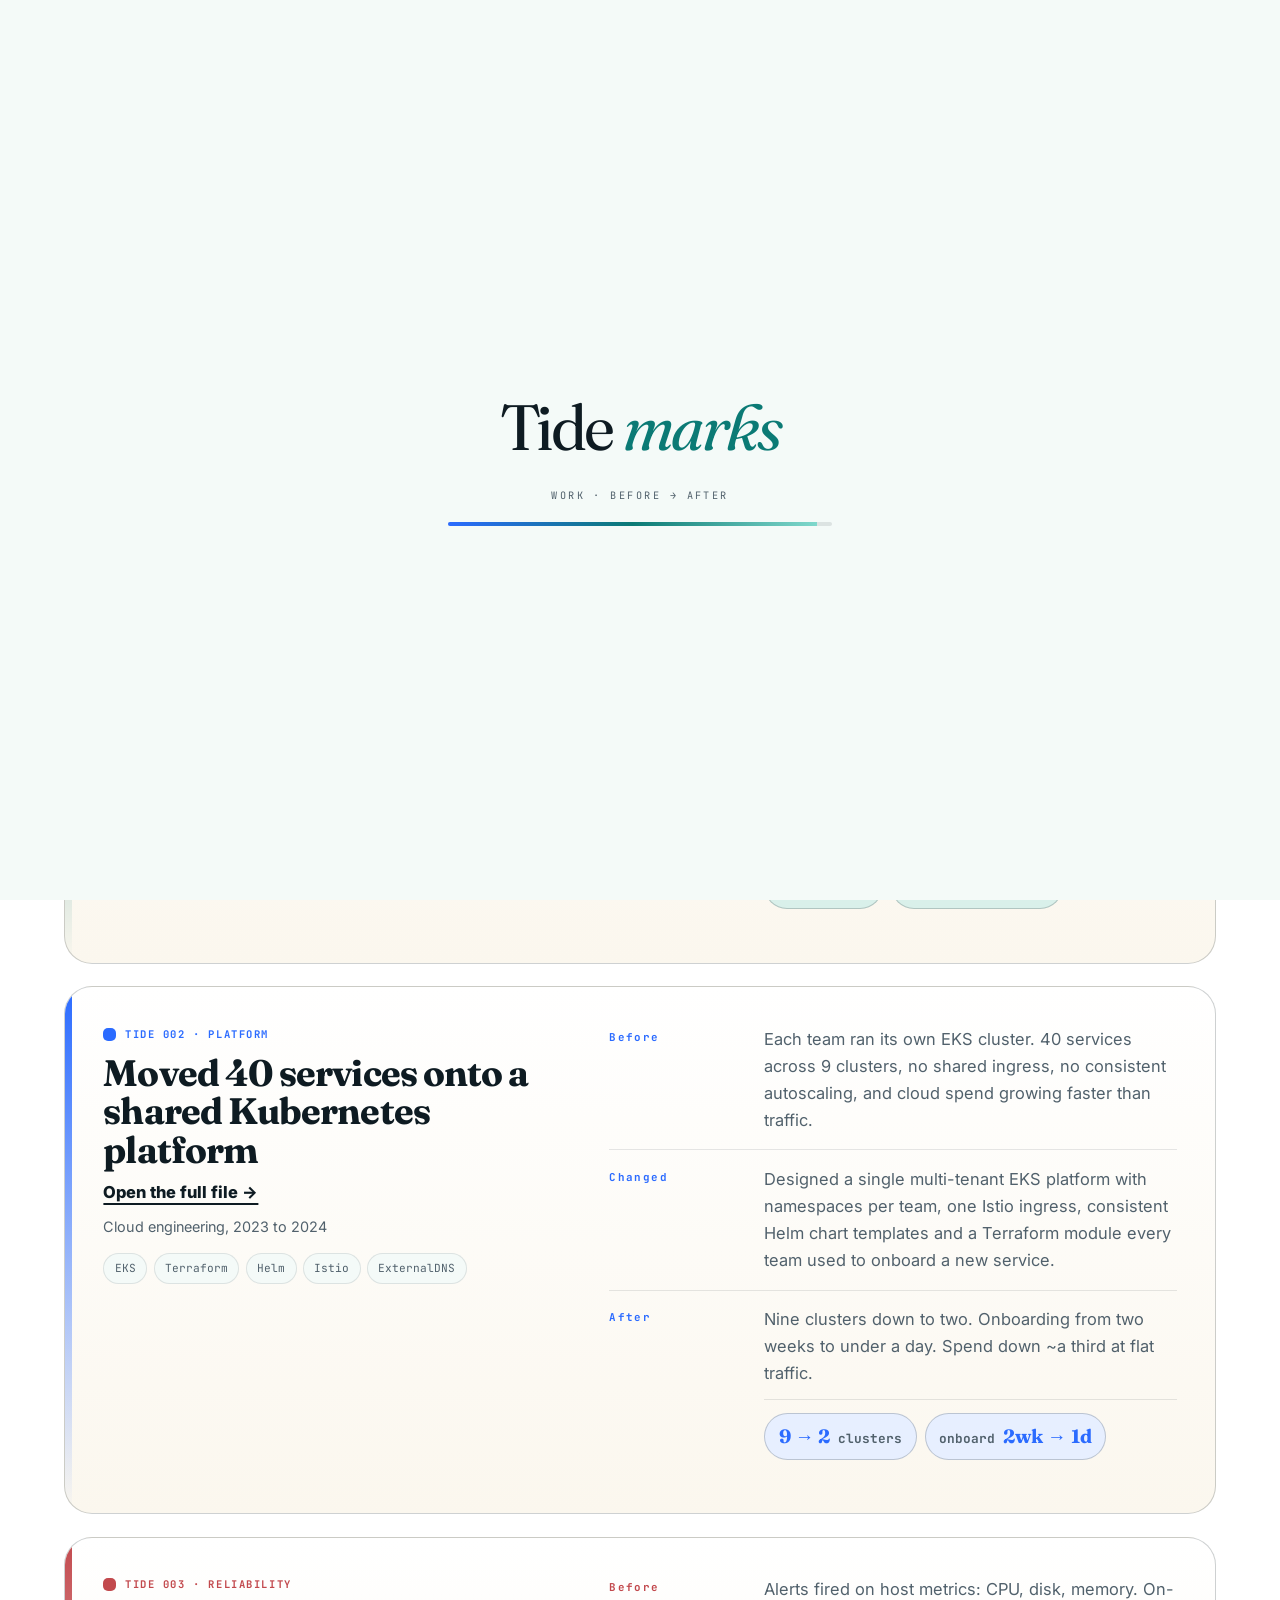
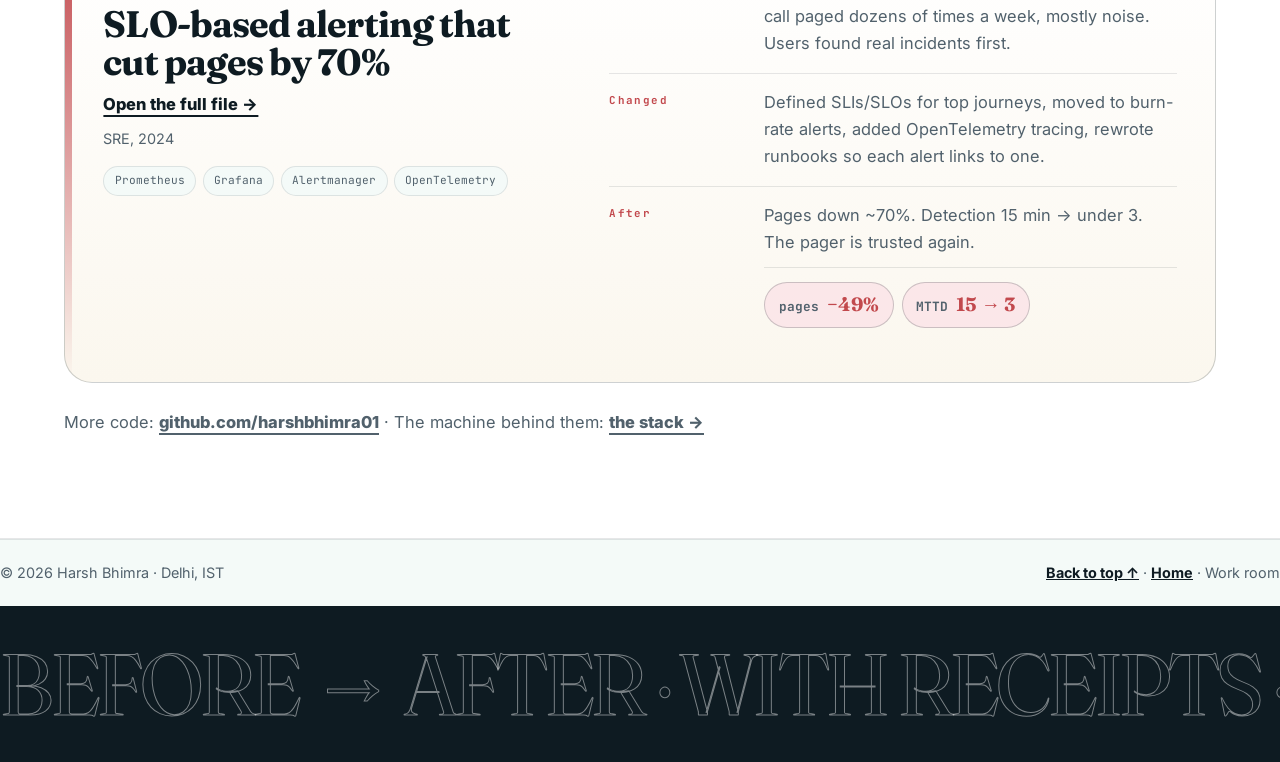
<file: work.html>
<!DOCTYPE html>
<html lang="en">
<head>
<meta charset="utf-8">
<meta name="viewport" content="width=device-width, initial-scale=1">
<title>Work | Harsh Bhimra — Before → After</title>
<meta name="description" content="Selected work: faster deploys, one shared Kubernetes platform, SLO alerting that cut pages 70%. Harsh Bhimra, DevOps engineer.">
<meta name="author" content="Harsh Bhimra">
<meta name="theme-color" content="#F4FAF8">
<meta name="color-scheme" content="light">
<link rel="canonical" href="https://YOUR-DOMAIN.com/work.html">
<meta property="og:type" content="website">
<meta property="og:site_name" content="Harsh Bhimra">
<meta property="og:title" content="Work | Harsh Bhimra">
<meta property="og:description" content="Before → after: three field reports with receipts.">
<meta property="og:url" content="https://YOUR-DOMAIN.com/work.html">
<meta property="og:image" content="https://YOUR-DOMAIN.com/og.png">
<link rel="icon" href="data:image/svg+xml,%3Csvg xmlns='http://www.w3.org/2000/svg' viewBox='0 0 32 32'%3E%3Crect width='32' height='32' rx='9' fill='%230E1B22'/%3E%3Cpath d='M5 20c3-1 5-4 8-4s4 3 7 3 4-2 7-3' fill='none' stroke='white' stroke-width='2.4' stroke-linecap='round'/%3E%3Cpath d='M5 24c3-1 5-4 8-4s4 3 7 3 4-2 7-3' fill='none' stroke='%237FD8CC' stroke-width='2' stroke-linecap='round'/%3E%3C/svg%3E">
<link rel="preconnect" href="https://fonts.googleapis.com">
<link rel="preconnect" href="https://fonts.gstatic.com" crossorigin>
<link rel="stylesheet" href="https://fonts.googleapis.com/css2?family=Fraunces:ital,opsz,wght@0,9..144,300..800;1,9..144,300..800&family=Inter:wght@400;500;600;700&family=JetBrains+Mono:wght@400;500;700&display=swap">
<style>html{background:#F4FAF8}#boot{position:fixed;inset:0;z-index:1000;background:#F4FAF8;display:grid;place-items:center}#boot.done{opacity:0;visibility:hidden}</style><link rel="stylesheet" href="styles.css">
</head>
<body id="top">
<a class="skip" href="#main">Skip to content</a>
<div class="grain" aria-hidden="true"></div><div class="mist" aria-hidden="true"><i></i><i></i></div>
<div id="boot" aria-hidden="true"><div style="text-align:center"><div class="boot-wave">Tide <em>marks</em></div><div class="boot-sub">WORK · BEFORE → AFTER</div><div class="boot-bar"><i id="boot-fill"></i></div></div></div>
<div class="draft-note" role="note"><span aria-hidden="true">⚠️</span><span><b>DRAFT MODE</b> — yellow boxes are example content. Replace them, then delete <b>data-draft</b> from &lt;html&gt;.</span></div>
<div class="strip" aria-hidden="true"><div class="strip-in" id="strip"><span><b>SELECTED WORK</b> · BEFORE → AFTER · WITH RECEIPTS · <span id="strip-clock">--:-- IST</span> · <span id="uptime">UP 00:00</span> ·&nbsp;</span></div></div>
<header class="hud"><div class="wrap hud-row"><a class="brand" href="index.html" aria-label="Harsh Bhimra — home"><span class="brand-mark">HB</span><span class="brand-txt">Harsh Bhimra<small>DEVOPS · CLOUD · SRE</small></span></a><nav class="nav" aria-label="Primary"><a href="stack.html">Stack</a><a href="work.html" aria-current="true">Work</a><a href="about.html">About</a><a href="about.html#journey">Method</a><a href="contact.html">Contact</a></nav><a class="pill" href="mailto:harsh.bhimra@gmail.com"><i aria-hidden="true"></i><span id="ist-clock">--:-- IST</span>&nbsp;· OPEN</a></div><div class="progress" id="progress" aria-hidden="true"></div></header>
<main id="main" tabindex="-1">
<section class="section alt" aria-labelledby="work-title" style="padding-top:clamp(2.5rem,5vw,4rem)"><div class="wrap">
<div data-reveal><p class="index">ROOM 02 — SELECTED WORK · TIDE MARKS</p><h1 class="big" id="work-title">Before → <em>after.</em></h1><p class="sub">Every case answers three questions: what was there before, what changed, and what was different afterwards.</p></div>
<div class="stack" style="margin-top:2rem">
<article class="job c-teal" aria-labelledby="case-1" data-reveal><header><p class="file">TIDE 001 · DELIVERY</p><h2 class="jtitle" id="case-1"><span class="ph">Cut deploy time from 40 minutes to 6</span></h2><p style="margin-top:.6rem"><a class="ghost-link" href="work-deploy-speed.html">Open the full file →</a></p><p class="jmeta"><span class="ph">Platform team, 2024, 4 engineers</span></p><div class="chips"><span class="ph">GitHub Actions</span><span class="ph">Argo CD</span><span class="ph">Helm</span><span class="ph">Terraform</span></div></header><dl class="ba"><div><dt>Before</dt><dd><span class="ph">Releases were run by hand from a wiki checklist. A typical deploy took 40 minutes, needed a senior engineer on standby, and failed about once in five attempts.</span></dd></div><div><dt>Changed</dt><dd><span class="ph">Rebuilt the pipeline as a single GitHub Actions workflow: build, test, image push, then GitOps sync with Argo CD. Wrote the environment config in Terraform so staging and production share one module. Added a manual approval gate only for production.</span></dd></div><div><dt>After</dt><dd><span class="ph">Median deploy time 6 minutes. Deploy failures down to about 1 in 40. Any engineer can now ship without the on-call lead.</span><span class="metrics"><span class="metric"><b><span data-count-to="40">40</span>→<span data-count-to="6">6</span></b> min</span><span class="metric">fail <b>1/5 → 1/40</b></span></span></dd></div></dl></article>
<article class="job c-blue" aria-labelledby="case-2" data-reveal><header><p class="file">TIDE 002 · PLATFORM</p><h2 class="jtitle" id="case-2"><span class="ph">Moved 40 services onto a shared Kubernetes platform</span></h2><p style="margin-top:.6rem"><a class="ghost-link" href="work-k8s-platform.html">Open the full file →</a></p><p class="jmeta"><span class="ph">Cloud engineering, 2023 to 2024</span></p><div class="chips"><span class="ph">EKS</span><span class="ph">Terraform</span><span class="ph">Helm</span><span class="ph">Istio</span><span class="ph">ExternalDNS</span></div></header><dl class="ba"><div><dt>Before</dt><dd><span class="ph">Each team ran its own EKS cluster. 40 services across 9 clusters, no shared ingress, no consistent autoscaling, and cloud spend growing faster than traffic.</span></dd></div><div><dt>Changed</dt><dd><span class="ph">Designed a single multi-tenant EKS platform with namespaces per team, one Istio ingress, consistent Helm chart templates and a Terraform module every team used to onboard a new service.</span></dd></div><div><dt>After</dt><dd><span class="ph">Nine clusters down to two. Onboarding from two weeks to under a day. Spend down ~a third at flat traffic.</span><span class="metrics"><span class="metric"><b>9 → 2</b> clusters</span><span class="metric">onboard <b>2wk → 1d</b></span></span></dd></div></dl></article>
<article class="job c-rose" aria-labelledby="case-3" data-reveal><header><p class="file">TIDE 003 · RELIABILITY</p><h2 class="jtitle" id="case-3"><span class="ph">SLO-based alerting that cut pages by 70%</span></h2><p style="margin-top:.6rem"><a class="ghost-link" href="work-slo-alerts.html">Open the full file →</a></p><p class="jmeta"><span class="ph">SRE, 2024</span></p><div class="chips"><span class="ph">Prometheus</span><span class="ph">Grafana</span><span class="ph">Alertmanager</span><span class="ph">OpenTelemetry</span></div></header><dl class="ba"><div><dt>Before</dt><dd><span class="ph">Alerts fired on host metrics: CPU, disk, memory. On-call paged dozens of times a week, mostly noise. Users found real incidents first.</span></dd></div><div><dt>Changed</dt><dd><span class="ph">Defined SLIs/SLOs for top journeys, moved to burn-rate alerts, added OpenTelemetry tracing, rewrote runbooks so each alert links to one.</span></dd></div><div><dt>After</dt><dd><span class="ph">Pages down ~70%. Detection 15 min → under 3. The pager is trusted again.</span><span class="metrics"><span class="metric">pages <b>−<span data-count-to="70">70</span>%</b></span><span class="metric">MTTD <b>15 → 3</b></span></span></dd></div></dl></article>
</div>
<p class="sub" data-reveal style="margin-top:1.6rem">More code: <a class="ghost-link" href="https://github.com/harshbhimra01" rel="me noopener">github.com/harshbhimra01</a> · The machine behind them: <a class="ghost-link" href="stack.html">the stack →</a></p>
</div></section>
</main>
<footer><div class="wrap frow"><p>© <span id="year">2026</span> Harsh Bhimra · Delhi, IST</p><p><a href="#top">Back to top ↑</a> · <a href="index.html">Home</a> · Work room</p></div><div class="giant-band" aria-hidden="true"><div class="giant-track" id="giant"><span>BEFORE → AFTER · WITH RECEIPTS · BEFORE → AFTER ·&nbsp;</span></div></div></footer>
<button class="to-top" id="to-top" type="button" aria-label="Back to top">↑</button>
<div class="palette" id="palette" hidden role="dialog" aria-modal="true" aria-label="Quick jump"><div class="palette-box"><input id="palette-input" type="text" placeholder="Type to jump… (deploy, stack, about, contact)" aria-label="Jump to section" autocomplete="off"><div class="plist" id="palette-list" role="listbox"></div></div></div>
<script src="site.js" defer></script>
</body>
</html>
</file>
<file: styles.css>
:root{color-scheme:light;--paper:#F4FAF8;--paper2:#EAF4F0;--card:#FFFFFF;--ink:#0E1B22;--muted:#51616C;--faint:#8B96A1;--line:rgba(14,27,34,.10);--line2:rgba(14,27,34,.20);--sea:#0B7A75;--sky:#2B6BFF;--foam:#7FD8CC;--rose:#C2494D;--gold:#7A5200;--sea-bg:#D9F0EA;--sky-bg:#E7EFFF;--rose-bg:#FBE7E9;--gold-bg:#FFF0C6;--gold-b:#D9A400;--serif:"Fraunces",Georgia,serif;--sans:"Inter",system-ui,sans-serif;--mono:"JetBrains Mono",monospace;--gut:clamp(1.2rem,5vw,4rem);--max:82rem;--ease:cubic-bezier(.19,.7,.21,1);--sh:0 1px 2px rgba(14,27,34,.07),0 26px 56px -28px rgba(14,27,34,.28)}
*,*::before,*::after{box-sizing:border-box}html{-webkit-text-size-adjust:100%;text-size-adjust:100%}@media(prefers-reduced-motion:no-preference){html{scroll-behavior:smooth}}
body{margin:0;background:var(--paper);color:var(--ink);font-family:var(--sans);font-size:1.03rem;line-height:1.65;-webkit-font-smoothing:antialiased;overflow-x:hidden}
h1,h2,h3,h4,p,ul,ol,dl,dd,figure{margin:0}ul,ol{padding:0;list-style:none}a{color:inherit}img{display:block;max-width:100%;height:auto}[hidden]{display:none!important}::selection{background:#0E1B22;color:#fff}:focus-visible{outline:3px solid var(--sky);outline-offset:3px;border-radius:8px}
.wrap{width:100%;max-width:var(--max);margin-inline:auto;padding-inline:var(--gut)}
.vh{position:absolute!important;width:1px;height:1px;overflow:hidden;clip:rect(0 0 0 0);clip-path:inset(50%);white-space:nowrap}
.skip{position:fixed;left:1rem;top:-6rem;z-index:900;background:#0E1B22;color:#fff;padding:.8rem 1.1rem;border-radius:12px;font-weight:700;text-decoration:none}.skip:focus{top:.9rem}
.c-blue{--c:var(--sky);--soft:var(--sky-bg)}.c-teal,.c-green{--c:var(--sea);--soft:var(--sea-bg)}.c-rose,.c-red{--c:var(--rose);--soft:var(--rose-bg)}.c-gold,.c-amber{--c:var(--gold);--soft:var(--gold-bg)}
.ph{background:transparent}html[data-draft] .ph{background:#FFF1B4;color:#5C3D00;padding:.04em .3em;border-radius:6px}html[data-draft] .draft-note{display:flex}
.draft-note{display:none;position:fixed;left:.9rem;bottom:.9rem;z-index:700;max-width:min(26rem,calc(100vw - 1.8rem));gap:.6rem;background:#FFF8DB;color:#5C3D00;border:1px solid #E3C200;padding:.7rem 1rem;border-radius:14px;font-size:.85rem;font-weight:600}
.grain{position:fixed;inset:0;z-index:2;pointer-events:none;opacity:.05;background-image:url("data:image/svg+xml,%3Csvg xmlns='http://www.w3.org/2000/svg' width='160' height='160'%3E%3Cfilter id='n'%3E%3CfeTurbulence type='fractalNoise' baseFrequency='.85' numOctaves='2'/%3E%3C/filter%3E%3Crect width='160' height='160' filter='url(%23n)'/%3E%3C/svg%3E")}
#boot{position:fixed;inset:0;z-index:1000;background:var(--paper);display:grid;place-items:center;transition:opacity .5s var(--ease),visibility .5s}#boot.done{opacity:0;visibility:hidden}.boot-in{text-align:center}.boot-wave{font-family:var(--serif);font-size:clamp(2.4rem,7vw,4rem);letter-spacing:-.04em}.boot-wave em{font-style:italic;color:var(--sea)}.boot-wave{animation:bootin 2s var(--ease)}@keyframes bootin{from{opacity:0;transform:translateY(16px)}}.boot-sub{font-family:var(--mono);font-size:.64rem;letter-spacing:.24em;color:var(--muted);margin-top:.5rem}.boot-bar{width:min(24rem,72vw);height:4px;background:var(--line);border-radius:99px;margin:1.1rem auto 0;overflow:hidden}.boot-bar i{display:block;height:100%;width:0;background:linear-gradient(90deg,var(--sky),var(--sea),var(--foam));transition:width .35s ease}
.strip{background:#0E1B22;color:#DDEDE9;font-family:var(--mono);font-size:.66rem;letter-spacing:.14em;overflow:hidden;white-space:nowrap}.strip-in{display:flex;gap:2.6rem;width:max-content;padding:.5rem 1rem;animation:marquee 42s linear infinite}.strip b{color:#7FD8CC}@media(prefers-reduced-motion:reduce){.strip-in{animation:none}}
.hud{position:sticky;top:0;z-index:500;background:rgba(244,250,248,.86);-webkit-backdrop-filter:blur(16px);backdrop-filter:blur(16px);border-bottom:1px solid var(--line)}.hud-row{display:flex;align-items:center;gap:1rem;padding-block:.6rem}.brand{display:flex;align-items:center;gap:.7rem;text-decoration:none}.brand-mark{width:2.4rem;height:2.4rem;border-radius:50%;background:#0E1B22;color:#fff;display:grid;place-items:center;font-family:var(--mono);font-size:.72rem;font-weight:700}.brand-txt{font-family:var(--serif);font-size:1.3rem;letter-spacing:-.02em;line-height:1}.brand-txt small{display:block;font-family:var(--mono);font-size:.56rem;letter-spacing:.22em;color:var(--faint)}.nav{margin-left:auto;display:flex;gap:.15rem;background:#fff;border:1px solid var(--line);border-radius:99px;padding:.28rem}.nav a{min-height:42px;display:inline-flex;align-items:center;padding:0 .95rem;border-radius:99px;font-weight:700;font-size:.88rem;text-decoration:none;color:var(--muted)}.nav a:hover{background:var(--paper2);color:var(--ink)}.nav a[aria-current="true"]{background:#0E1B22;color:#fff}.pill{margin-left:.6rem;display:inline-flex;align-items:center;gap:.5rem;background:#0E1B22;color:#fff;border-radius:99px;padding:.6rem 1rem;font-family:var(--mono);font-size:.7rem;font-weight:700;text-decoration:none}.pill i{width:.5rem;height:.5rem;border-radius:50%;background:#7FD8CC}.progress{position:absolute;left:0;bottom:-1px;height:3px;width:100%;transform:scaleX(0);transform-origin:0 50%;background:linear-gradient(90deg,var(--sky),var(--sea),var(--foam))}@media(max-width:920px){.pill span{display:none}}@media(max-width:660px){.nav a{padding:0 .6rem;font-size:.8rem}.brand-txt small{display:none}}
.hero{position:relative;overflow:hidden;padding:clamp(2rem,5vw,3.4rem) 0 clamp(2.4rem,4vw,3.2rem);isolation:isolate;border-bottom:1px solid var(--line)}
#sea{position:absolute;inset:0;width:100%;height:100%;z-index:0}
#journey{scroll-margin-top:6rem}
.mist{position:fixed;inset:0;z-index:0;pointer-events:none}
.mist i{position:absolute;left:0;top:0;width:58vmax;height:58vmax;border-radius:50%;filter:blur(70px);background:radial-gradient(circle,rgba(127,216,204,.22),transparent 65%);transform:translate(var(--mx,50vw),var(--my,32vh)) translate(-50%,-50%);transition:transform .25s ease-out}
.mist i+i{width:42vmax;height:42vmax;background:radial-gradient(circle,rgba(43,107,255,.14),transparent 65%);transition-duration:.55s}
main,footer{position:relative;z-index:1}
.gust{position:absolute;left:0;height:2px;width:34vw;border-radius:99px;background:linear-gradient(90deg,transparent,rgba(14,27,34,.16),transparent);z-index:1;pointer-events:none;animation:gust 12s linear infinite}
.g1{top:16%}.g2{top:32%;width:46vw;animation-duration:16s;animation-delay:-6s}.g3{top:10%;width:26vw;animation-duration:9s;animation-delay:-3s}
@keyframes gust{from{transform:translateX(-45vw)}to{transform:translateX(115vw)}}
.hero:hover .gust{animation-duration:4.5s}
.ripple{position:absolute;width:14px;height:14px;margin:-7px 0 0 -7px;border-radius:50%;border:2px solid rgba(11,122,117,.6);z-index:2;pointer-events:none;animation:rip 1s var(--ease) forwards}
@keyframes rip{to{transform:scale(9);opacity:0}}
.method .flowline{position:absolute;top:0;left:-30%;width:30%;height:3px;border-radius:99px;background:linear-gradient(90deg,transparent,#7FD8CC,transparent);animation:flow 4.5s linear infinite}
@keyframes flow{to{left:100%}}
.method .mbub{position:absolute;bottom:-14px;border-radius:50%;border:1.5px solid rgba(127,216,204,.55);animation:rise-b 6s ease-in infinite}
.m1{left:12%;width:10px;height:10px}.m2{left:48%;width:7px;height:7px;animation-delay:-2s;animation-duration:7.5s}.m3{left:82%;width:12px;height:12px;animation-delay:-4s;animation-duration:8.5s}
@keyframes rise-b{to{transform:translateY(-280px);opacity:0}}
@media(prefers-reduced-motion:reduce){.gust,.method .flowline,.method .mbub,.mist{display:none}}
.hero-grid{position:relative;z-index:2;display:grid;gap:2.2rem}@media(min-width:1060px){.hero-grid{grid-template-columns:minmax(0,1.1fr) minmax(0,.9fr);gap:2.8rem;align-items:start}}
.kick{display:inline-flex;align-items:center;gap:.6rem;flex-wrap:wrap}.kick-name{font-family:var(--mono);font-size:.68rem;font-weight:700;letter-spacing:.22em;background:#0E1B22;color:#fff;border-radius:99px;padding:.55rem 1rem}.kick-live{display:inline-flex;align-items:center;gap:.55rem;font-family:var(--mono);font-size:.68rem;letter-spacing:.12em;font-weight:700;color:var(--muted);border:1px solid var(--line2);background:rgba(255,255,255,.92);border-radius:99px;padding:.55rem .95rem}.dot{width:.55rem;height:.55rem;border-radius:50%;background:var(--sea);box-shadow:0 0 0 4px var(--sea-bg);flex:none}@media(prefers-reduced-motion:no-preference){.dot{animation:pulse 2.2s var(--ease) infinite}}@keyframes pulse{0%{box-shadow:0 0 0 0 rgba(11,122,117,.4)}70%{box-shadow:0 0 0 9px rgba(11,122,117,0)}100%{box-shadow:0 0 0 0 rgba(11,122,117,0)}}
.mega{margin-top:1.05rem;font-family:var(--serif);letter-spacing:-.045em;line-height:.93;font-size:clamp(3.2rem,10vw,7.6rem);text-wrap:balance}.mega .row{display:block;overflow:hidden}.mega .row>span{display:block;transform:translateY(112%);animation:rise 2s var(--ease) forwards}.mega .row:nth-child(2)>span{animation-delay:.09s}.mega .row:nth-child(3)>span{animation-delay:.18s}@keyframes rise{to{transform:none}}@media(prefers-reduced-motion:reduce){.mega .row>span{transform:none;animation:none}}
.mega em{font-style:italic;font-weight:380;color:var(--sea)}.mega .water{background:linear-gradient(100deg,var(--sky),var(--sea) 55%,#0E1B22);-webkit-background-clip:text;background-clip:text;color:transparent}
.role{margin-top:1.1rem;font-family:var(--serif);font-size:clamp(1.25rem,2.6vw,1.7rem)}.role em{font-style:italic;color:var(--ink)}#rotator{transition:opacity 2s var(--ease)}.lede{margin-top:.8rem;max-width:37rem;color:var(--muted);font-size:1.08rem;line-height:1.75}
.cta{margin-top:1.7rem;display:flex;flex-wrap:wrap;gap:.85rem;align-items:center}.btn{display:inline-flex;align-items:center;gap:.55rem;min-height:58px;padding:0 1.8rem;border-radius:99px;font:inherit;font-weight:800;font-size:.98rem;border:1.5px solid transparent;cursor:pointer;text-decoration:none;transition:transform .22s var(--ease),box-shadow .22s var(--ease),background .22s}.btn:hover{transform:translateY(-2px)}.btn-flow{background:#0E1B22;color:#fff;box-shadow:0 22px 36px -20px rgba(14,27,34,.5)}.btn-flow:disabled{opacity:.65;cursor:wait;transform:none}.btn-paper{background:#fff;border-color:var(--line2)}.btn-paper:hover{border-color:var(--ink)}.ghost-link{font-weight:800;text-decoration-thickness:2px;text-underline-offset:.3em}.ghost-link:hover{color:var(--sea)}
.trio{margin-top:1.6rem;display:grid;grid-template-columns:repeat(3,1fr);gap:.65rem;max-width:40rem}.trio div{background:rgba(255,255,255,.94);border:1px solid var(--line);border-radius:18px;padding:.8rem .9rem}.trio b{font-family:var(--serif);font-size:1.5rem;display:block;letter-spacing:-.02em}.trio span{font-family:var(--mono);font-size:.6rem;letter-spacing:.1em;color:var(--muted)}@media(max-width:520px){.trio{grid-template-columns:1fr 1fr}.trio div:last-child{grid-column:1/-1}}
.flow-frame{position:relative;width:min(430px,100%);margin-inline:auto}.flow-photo{position:relative;border-radius:32px;overflow:hidden;border:1px solid var(--line2);box-shadow:var(--sh);aspect-ratio:4/4.8;background:#DCEBE6}.flow-photo img{width:100%;height:100%;object-fit:cover;object-position:center 14%}.flow-photo::after{content:"";position:absolute;inset:0;background:linear-gradient(180deg,transparent 55%,rgba(14,27,34,.30))}.flow-tag{position:absolute;left:1rem;right:1rem;bottom:1rem;display:flex;justify-content:space-between;align-items:center;gap:1rem;background:rgba(255,255,255,.94);border:1px solid var(--line);border-radius:16px;padding:.7rem .9rem}.flow-tag b{font-family:var(--serif);font-size:1.1rem;display:block}.flow-tag span{font-family:var(--mono);font-size:.6rem;letter-spacing:.12em;color:var(--muted)}.wind{position:absolute;background:rgba(255,255,255,.9);border:1px solid var(--line);border-radius:14px;padding:.6rem .8rem;font-family:var(--mono);font-size:.68rem;box-shadow:var(--sh);z-index:3}.wind b{font-family:var(--serif);font-size:1.15rem;display:block}.w1{top:1rem;left:-1rem}.w2{bottom:5.6rem;right:-.8rem}@media(max-width:560px){.w1{left:.3rem}.w2{right:.3rem}}@media(prefers-reduced-motion:no-preference){.w1{animation:drift 7s ease-in-out infinite alternate}.w2{animation:drift 8s ease-in-out infinite alternate-reverse}}@keyframes drift{to{transform:translate(10px,-10px)}}
.deck{position:relative;z-index:2;margin-top:1.8rem;background:#fff;border:1px solid var(--line2);border-radius:26px;box-shadow:var(--sh);overflow:hidden}.deck-grid{display:grid}@media(min-width:780px){.deck-grid{grid-template-columns:1.02fr .98fr}}
.term{border-bottom:1px solid var(--line)}@media(min-width:780px){.term{border-bottom:0;border-right:1px solid var(--line)}}.term-bar{display:flex;align-items:center;gap:.5rem;background:#0E1B22;color:#DDEDE9;padding:.7rem 1rem}.tdot{width:.62rem;height:.62rem;border-radius:50%}.term-title{font-family:var(--mono);font-size:.72rem;margin-left:.4rem;opacity:.75}.live{margin-left:auto;font-family:var(--mono);font-size:.64rem;letter-spacing:.14em;color:#7FD8CC;font-weight:700;display:flex;gap:.4rem;align-items:center}.live i{width:.42rem;height:.42rem;border-radius:50%;background:#7FD8CC}.term-body{padding:1rem 1.05rem;min-height:17.5rem;background:#fff}.t-log{font-family:var(--mono);font-size:.79rem;line-height:1.72;color:#232B36;max-height:18em;overflow:hidden}.t-line{white-space:pre-wrap;word-break:break-word}.t-p{color:var(--sea);font-weight:700}.t-d{color:#7B8592}.t-k{color:var(--sky);font-weight:700}.t-o{color:var(--sea);font-weight:700}.caret-row{display:flex;gap:.55rem;align-items:center;font-family:var(--mono);font-size:.8rem;margin-top:.35rem}.caret{width:.58rem;height:1rem;background:#0E1B22;animation:blink 1.1s steps(2,start) infinite}@media(prefers-reduced-motion:reduce){.caret,.dot,.w1,.w2{animation:none!important}}@keyframes blink{50%{opacity:0}}
.pipe{padding:1.15rem 1.2rem;background:linear-gradient(180deg,#fff,#F2FAF7);position:relative}.pipe-head{display:flex;justify-content:space-between;font-family:var(--mono);font-size:.66rem;letter-spacing:.13em;font-weight:700;color:var(--muted)}.pipe-head b{color:var(--sea)}.track{position:relative;margin-top:1rem;display:grid;grid-template-columns:repeat(6,1fr);gap:.3rem}.track::before{content:"";position:absolute;left:4%;right:4%;top:1.3rem;height:4px;background:var(--paper2);border:1px solid var(--line);border-radius:99px}.fill{position:absolute;left:4%;top:1.3rem;height:4px;width:0;background:linear-gradient(90deg,var(--sky),var(--sea));border-radius:99px;transition:width 2s var(--ease)}.pkt{position:absolute;top:1.3rem;left:4%;width:.8rem;height:.8rem;margin:-.33rem 0 0 -.4rem;border-radius:50%;background:var(--sea);border:2px solid #fff;box-shadow:0 0 0 4px rgba(127,216,204,.55);opacity:0;transition:left 2s var(--ease),opacity .3s}.pkt.go{opacity:1}.node{position:relative;text-align:center;padding-top:2.4rem;font-family:var(--mono);font-size:.64rem;color:var(--muted);line-height:1.35}.node i{position:absolute;top:.5rem;left:50%;transform:translateX(-50%);width:1.7rem;height:1.7rem;border-radius:50%;background:#fff;border:2px solid var(--line2);display:grid;place-items:center;font-style:normal;font-weight:700;font-size:.58rem;transition:all .3s var(--ease)}.node.active i{background:#0E1B22;color:#fff;border-color:#0E1B22}.node.done i{background:var(--c);border-color:var(--c);color:#fff}@media(max-width:640px){.track{grid-template-columns:repeat(3,1fr);gap:.9rem 0}.track::before,.fill,.pkt{display:none}}.hint{margin-top:.9rem;text-align:center;font-family:var(--mono);font-size:.68rem;color:var(--faint)}.hint kbd{border:1px solid var(--line);background:#fff;border-radius:6px;padding:.08rem .4rem}
.deploy-err{display:none;margin-top:.7rem;font-family:var(--mono);font-size:.72rem;color:var(--rose);background:var(--rose-bg);border:1px solid var(--line);border-radius:10px;padding:.55rem .7rem}
.band{border-block:1px solid var(--line2);overflow:hidden;padding:.7rem 0;position:relative;z-index:2}.band-dark{background:#0E1B22;color:#fff}.band-mist{background:#fff}.band-track{display:flex;gap:2.2rem;width:max-content;font-family:var(--mono);font-weight:700;font-size:.76rem;letter-spacing:.16em;will-change:transform}@media(prefers-reduced-motion:no-preference){.band-track{animation:marquee 28s linear infinite}}@keyframes marquee{to{transform:translate3d(-50%,0,0)}}
.section{position:relative;padding:clamp(4rem,8vw,6.6rem) 0;scroll-margin-top:4rem}.alt{background:#fff;border-block:1px solid var(--line)}.index{font-family:var(--mono);font-size:.7rem;font-weight:700;letter-spacing:.22em;display:inline-flex;align-items:center;gap:.7rem;color:var(--muted)}.index::before{content:"";width:2.2rem;height:2px;background:var(--sea)}.big{margin-top:.8rem;font-family:var(--serif);font-size:clamp(2.4rem,6vw,4.4rem);line-height:.98;letter-spacing:-.04em;text-wrap:balance}.big em{font-style:italic;font-weight:380;color:var(--sea)}.sub{margin-top:.9rem;max-width:42rem;color:var(--muted)}
[data-reveal]{opacity:0;transform:translate3d(0,26px,0);transition:opacity 2s var(--ease),transform 2s var(--ease);transition-delay:var(--d,0s)}[data-reveal].in{opacity:1;transform:none}@media(prefers-reduced-motion:reduce){[data-reveal]{opacity:1;transform:none;transition:none}}
.filters{display:flex;flex-wrap:wrap;gap:.55rem;margin-top:1.5rem}.filter{font-family:var(--mono);font-size:.75rem;font-weight:700;border:1px solid var(--line2);background:#fff;border-radius:99px;padding:.6rem 1.05rem;cursor:pointer;min-height:44px}.filter[aria-pressed="true"]{background:#0E1B22;color:#fff;border-color:#0E1B22}
.bento{display:grid;gap:1.1rem;margin-top:1.8rem}@media(min-width:900px){.bento{grid-template-columns:1.15fr 1fr 1fr;grid-template-areas:"plat del rel" "plat fron fron"}.b-plat{grid-area:plat}.b-del{grid-area:del}.b-rel{grid-area:rel}.b-fron{grid-area:fron}}
.card{position:relative;background:linear-gradient(180deg,#FFFFFF 0%,#FBF7EE 100%);border:1px solid var(--line2);border-radius:24px;padding:1.5rem 1.4rem;box-shadow:0 1px 2px rgba(14,27,34,.06);overflow:hidden}.card::before{content:"";position:absolute;top:0;left:0;right:0;height:6px;background:linear-gradient(90deg,var(--c),transparent)}.card.dim{opacity:.3}.lnum{font-family:var(--mono);font-size:.64rem;font-weight:700;letter-spacing:.18em;color:var(--faint)}.lhead{display:flex;gap:.8rem;align-items:center;margin-top:.5rem}.lbadge{width:3rem;height:3rem;border-radius:16px;background:var(--soft);color:var(--c);display:grid;place-items:center;border:1px solid var(--line);flex:none;font-weight:800}.lname{font-family:var(--serif);font-size:1.5rem}.lcount{font-family:var(--mono);font-size:.62rem;color:var(--faint);letter-spacing:.1em}.lblurb{margin-top:.7rem;color:var(--muted);font-size:.9rem}.stn{position:relative;padding:.75rem 0 .8rem 1.7rem}.stn:not(:last-child)::before{content:"";position:absolute;left:.4rem;top:1.6rem;bottom:0;width:2px;background:linear-gradient(var(--c),transparent);opacity:.35}.stn::after{content:"";position:absolute;left:0;top:1.02rem;width:.84rem;height:.84rem;border-radius:50%;background:#fff;border:.2rem solid var(--c)}.stn.x::after{box-shadow:0 0 0 .2rem #fff,0 0 0 .4rem var(--c)}.stn h4{font-size:.96rem}.stn .tools{font-family:var(--mono);font-size:.76rem;color:var(--c);font-weight:700}.stn .desc{color:var(--muted);font-size:.86rem}.xchg{margin-top:.45rem;display:inline-flex;gap:.4rem;align-items:center;font-family:var(--mono);font-size:.66rem;font-weight:700;color:var(--muted);border:1px dashed var(--line2);border-radius:99px;padding:.25rem .6rem;background:#fff}.xchg i{width:.55rem;height:.55rem;border-radius:4px;background:var(--o)}
.stack{display:grid;gap:1.4rem;margin-top:2rem}.job{background:linear-gradient(180deg,#FFFFFF 0%,#FBF7EE 100%);border:1px solid var(--line2);border-radius:28px;padding:clamp(1.5rem,3.6vw,2.4rem);overflow:hidden;display:grid;gap:1.4rem;position:relative}@media(min-width:980px){.job{grid-template-columns:.9fr 1.1fr;gap:2.6rem}}.job::before{content:"";position:absolute;left:0;top:0;bottom:0;width:7px;background:linear-gradient(var(--c),transparent)}.file{font-family:var(--mono);font-size:.66rem;letter-spacing:.15em;font-weight:700;color:var(--c);display:flex;gap:.55rem;align-items:center}.file::before{content:"";width:.8rem;height:.8rem;border-radius:5px;background:var(--c)}.jtitle{font-family:var(--serif);font-size:clamp(1.6rem,3vw,2.3rem);letter-spacing:-.025em;line-height:1.04;margin-top:.7rem}.jmeta{color:var(--muted);font-size:.9rem;margin-top:.55rem}.chips{display:flex;flex-wrap:wrap;gap:.4rem;margin-top:.95rem}.chips span{font-family:var(--mono);font-size:.7rem;background:var(--paper);border:1px solid var(--line);border-radius:99px;padding:.3rem .65rem;color:var(--muted)}.ba>div{padding:.95rem 0;border-top:1px solid var(--line);display:grid;gap:.25rem 1.3rem}.ba>div:first-child{border:0;padding-top:0}@media(min-width:560px){.ba>div{grid-template-columns:8.4rem 1fr}}.ba dt{font-family:var(--mono);font-size:.68rem;font-weight:700;letter-spacing:.13em;color:var(--c);padding-top:.2rem}.ba dd{color:var(--muted);max-width:44rem}.metrics{display:flex;flex-wrap:wrap;gap:.5rem;margin-top:.7rem;border-top:1px solid var(--line);padding-top:.85rem}.metric{font-family:var(--mono);font-size:.8rem;font-weight:700;background:var(--soft);border:1px solid var(--line2);border-radius:99px;padding:.4rem .85rem}.metric b{font-family:var(--serif);font-size:1.2rem;color:var(--c)}
.about{display:grid;gap:2rem;margin-top:1.8rem}@media(min-width:960px){.about{grid-template-columns:1.1fr .9fr;gap:3rem;align-items:start}}.quote{font-family:var(--serif);font-size:clamp(1.4rem,2.6vw,1.85rem);line-height:1.35}.quote em{font-style:italic;background:linear-gradient(transparent 62%,#CDEEDF 62%)}.body2{color:var(--muted);margin-top:1.1rem;line-height:1.75;max-width:38rem}.facts{margin-top:1.6rem;border-top:2.5px solid #0E1B22}.facts>div{display:grid;gap:.1rem 1.2rem;padding:.85rem 0;border-bottom:1px solid var(--line)}@media(min-width:440px){.facts>div{grid-template-columns:8.4rem 1fr}}.facts dt{font-family:var(--mono);font-size:.66rem;font-weight:700;letter-spacing:.13em;color:var(--faint);padding-top:.25rem}.facts dd{color:var(--muted)}
.mini{background:linear-gradient(180deg,#FFFFFF 0%,#FBF7EE 100%);border:1px solid var(--line2);border-radius:26px;overflow:hidden}.mini-top{display:flex;justify-content:space-between;padding:1rem 1.3rem .2rem;font-family:var(--mono);font-size:.62rem;letter-spacing:.16em;font-weight:700;color:var(--faint)}.mini-mid{display:grid;grid-template-columns:108px 1fr;gap:1rem;padding:1rem 1.3rem 1.1rem;align-items:center}.mini-photo{width:108px;height:108px;border-radius:24px;overflow:hidden;border:2px solid #0E1B22;background:#E6EFEc}.mini-photo img{width:100%;height:100%;object-fit:cover}.mini-name{font-family:var(--serif);font-size:1.32rem}.mini-role{font-family:var(--mono);font-size:.66rem;color:var(--muted);margin-top:.3rem;line-height:1.55}.mini-f{border-top:1px dashed var(--line2);padding:.3rem 1.3rem}.mini-f>div{display:grid;grid-template-columns:6.6rem 1fr;gap:.9rem;padding:.58rem 0;border-bottom:1px solid var(--line);font-size:.87rem}.mini-f>div:last-child{border:0}.mini-f dt{font-family:var(--mono);font-size:.62rem;color:var(--faint);font-weight:700;padding-top:.2rem}.codebar{height:2.2rem;margin:.7rem 1.3rem 1.2rem;border-radius:8px;background:linear-gradient(90deg,var(--sky) 0 30%,var(--sea) 30% 60%,var(--foam) 60% 100%);-webkit-mask-image:repeating-linear-gradient(90deg,#000 0 3px,transparent 3px 5px,#000 5px 6px,transparent 6px 10px);mask-image:repeating-linear-gradient(90deg,#000 0 3px,transparent 3px 5px,#000 5px 6px,transparent 6px 10px)}
.stats{margin-top:2rem;display:grid;gap:.85rem;grid-template-columns:repeat(2,1fr)}@media(min-width:900px){.stats{grid-template-columns:repeat(4,1fr)}}.stat{background:#fff;border:1px solid var(--line2);border-radius:20px;padding:1.2rem;position:relative;overflow:hidden}.stat::after{content:"";position:absolute;left:0;right:0;bottom:0;height:4px;background:linear-gradient(90deg,var(--sky),var(--sea),var(--foam))}.stat b{font-family:var(--serif);font-size:2.3rem;display:block;letter-spacing:-.03em}.stat span{font-family:var(--mono);font-size:.64rem;letter-spacing:.09em;color:var(--muted)}
.method{margin-top:2.2rem;background:#0E1B22;color:#fff;border-radius:30px;padding:clamp(1.8rem,4vw,2.7rem);position:relative;overflow:hidden}.method::before{content:"";position:absolute;inset:0;background:radial-gradient(32rem 17rem at 92% -10%,rgba(43,107,255,.4),transparent 60%),radial-gradient(28rem 15rem at -5% 110%,rgba(127,216,204,.25),transparent 60%)}.method h3{position:relative;font-family:var(--serif);font-size:clamp(1.7rem,3.4vw,2.4rem);margin-top:.6rem}.mk{position:relative;font-family:var(--mono);font-size:.66rem;letter-spacing:.2em;color:#7FD8CC;font-weight:700}.mgrid{position:relative;display:grid;gap:1.3rem;margin-top:1.5rem}@media(min-width:860px){.mgrid{grid-template-columns:repeat(3,1fr);gap:2rem}}.mstep{border-top:1px solid rgba(255,255,255,.22);padding-top:1rem}.mstep b{font-family:var(--mono);font-size:.66rem;letter-spacing:.15em;color:#7FD8CC}.mstep h4{font-family:var(--serif);font-size:1.3rem;margin-top:.5rem}.mstep p{color:#B9C9C4;font-size:.9rem;margin-top:.4rem}
.contact{padding-bottom:3.5rem}.contact-card{background:#fff;border:1px solid var(--line2);border-radius:34px;box-shadow:var(--sh);overflow:hidden;position:relative}.contact-card::before{content:"";position:absolute;top:0;left:0;right:0;height:7px;background:linear-gradient(90deg,var(--sky),var(--sea),var(--foam))}.contact-main{padding:clamp(1.9rem,4vw,3.1rem)}.mail{display:inline-block;margin-top:1.3rem;font-family:var(--serif);font-size:clamp(1.6rem,5.4vw,3.4rem);letter-spacing:-.032em;line-height:1.02;overflow-wrap:anywhere;text-decoration:underline;text-decoration-color:#7FD8CC;text-decoration-thickness:.075em;text-underline-offset:.15em}.mail:hover{color:var(--sea)}.copy-row{margin-top:1.2rem;display:flex;gap:.8rem;align-items:center;flex-wrap:wrap}.copy-msg{font-family:var(--mono);font-size:.74rem;color:var(--sea);min-height:1.2em}.links{border-top:1px solid var(--line);display:grid}@media(min-width:760px){.links{grid-template-columns:1fr 1fr}}.links a{display:flex;justify-content:space-between;align-items:center;gap:1rem;padding:1.05rem clamp(1.3rem,3vw,2.1rem);border-bottom:1px solid var(--line);text-decoration:none}.links a:hover{background:var(--paper2)}.links b{display:flex;align-items:center;gap:.6rem}.links span:last-child{font-family:var(--mono);font-size:.76rem;color:var(--muted)}
footer{border-top:1px solid var(--line);background:var(--paper);overflow:hidden}.frow{display:flex;flex-wrap:wrap;justify-content:space-between;gap:.5rem 1.5rem;padding:1.3rem 0;color:var(--muted);font-size:.9rem}.frow a{color:var(--ink);font-weight:700}.giant-band{border-top:1px solid var(--line2);background:#0E1B22;overflow:hidden;padding:.4rem 0}.giant-track{display:flex;gap:2rem;width:max-content;font-family:var(--serif);font-size:clamp(2.4rem,7vw,5.4rem);letter-spacing:-.04em;white-space:nowrap;color:transparent;-webkit-text-stroke:1px rgba(255,255,255,.45)}@media(prefers-reduced-motion:no-preference){.giant-track{animation:marquee 24s linear infinite}}
.to-top{position:fixed;right:1.1rem;bottom:1.1rem;z-index:600;width:3rem;height:3rem;border-radius:50%;border:1px solid #0E1B22;background:#0E1B22;color:#fff;display:grid;place-items:center;cursor:pointer;opacity:0;pointer-events:none}.to-top.show{opacity:1;pointer-events:auto}
.palette{position:fixed;inset:0;z-index:900;display:grid;place-items:start center;padding-top:14vh;background:rgba(14,27,34,.42)}.palette-box{width:min(34rem,90vw);background:#fff;border:1px solid var(--line2);border-radius:18px;overflow:hidden}.palette input{width:100%;border:0;border-bottom:1px solid var(--line);padding:1rem 1.2rem;font:inherit;font-family:var(--mono)}.plist{max-height:18rem;overflow:auto;padding:.4rem}.plist button{display:flex;width:100%;justify-content:space-between;background:none;border:0;font:inherit;text-align:left;padding:.8rem .9rem;border-radius:12px;cursor:pointer}.plist button:hover{background:var(--paper2)}.plist kbd{font-family:var(--mono);font-size:.7rem;border:1px solid var(--line);border-radius:6px;padding:.15rem .45rem;background:#fff}
.calc{display:grid;gap:1.1rem;background:linear-gradient(180deg,#FFFFFF 0%,#FBF7EE 100%);border:1px solid var(--line2);border-radius:24px;padding:clamp(1.4rem,3vw,2.2rem);box-shadow:var(--sh)}
.calc-grid{display:grid;gap:1rem}@media(min-width:640px){.calc-grid{grid-template-columns:1fr 1fr}}
.calc label{font-family:var(--mono);font-size:.68rem;font-weight:700;letter-spacing:.12em;color:var(--muted);display:grid;gap:.45rem}
.calc input{font:inherit;font-family:var(--mono);font-size:1.05rem;padding:.8rem .95rem;border:1.5px solid var(--line2);border-radius:14px;background:var(--paper);color:var(--ink);width:100%}
.calc input:focus{outline:3px solid var(--sky);outline-offset:2px;border-color:var(--sky)}
.calc-out{display:flex;flex-wrap:wrap;gap:.6rem;align-items:center}
.calc-note{font-size:.88rem;color:var(--muted)}
.snip{background:#0E1B22;color:#DDEDE9;border-radius:20px;overflow:hidden;border:1px solid #0E1B22}
.snip-bar{display:flex;justify-content:space-between;align-items:center;gap:1rem;padding:.7rem 1rem;border-bottom:1px solid rgba(255,255,255,.14);font-family:var(--mono);font-size:.68rem;letter-spacing:.1em}
.snip-bar button{background:transparent;color:#7FD8CC;border:1px solid rgba(127,216,204,.5);border-radius:99px;padding:.4rem .9rem;font:inherit;font-family:var(--mono);font-size:.7rem;font-weight:700;cursor:pointer}
.snip-bar button:hover{background:#7FD8CC;color:#0E1B22}
.snip pre{margin:0;padding:1.1rem 1.2rem;overflow:auto;font-family:var(--mono);font-size:.76rem;line-height:1.7}
.budget{width:100%;border-collapse:collapse;font-size:.9rem;background:#fff;border:1px solid var(--line2);border-radius:16px;overflow:hidden}
.budget th,.budget td{text-align:left;padding:.7rem .95rem;border-bottom:1px solid var(--line)}
.budget tr:last-child th,.budget tr:last-child td{border-bottom:0}
.budget th{font-family:var(--mono);font-size:.7rem;letter-spacing:.1em;color:var(--muted)}
.budget td:last-child{font-family:var(--mono);font-weight:700}
.log{display:grid;gap:0;margin-top:2rem;border-top:2px solid #0E1B22}
.log>div{display:grid;gap:.3rem 1.4rem;padding:1.2rem 0;border-bottom:1px solid var(--line)}@media(min-width:640px){.log>div{grid-template-columns:9rem 1fr}}
.log time{font-family:var(--mono);font-size:.72rem;font-weight:700;letter-spacing:.1em;color:var(--sea);padding-top:.25rem}
.log h3{font-family:var(--serif);font-size:1.25rem;letter-spacing:-.015em}
.log p{color:var(--muted);font-size:.93rem;margin-top:.3rem;max-width:44rem}
.log .tag{display:inline-block;font-family:var(--mono);font-size:.64rem;font-weight:700;letter-spacing:.1em;border:1px solid var(--line2);border-radius:99px;padding:.2rem .6rem;color:var(--muted);margin-top:.6rem}
@media(forced-colors:active){.card,.job,.stat,.deck,.contact-card,.mini{border:2px solid CanvasText}}@media print{.hud,.strip,.to-top,.draft-note,#boot,.grain,.palette,.hint,#sea{display:none}html[data-draft] .ph{background:none;color:inherit;padding:0}}
</file>
